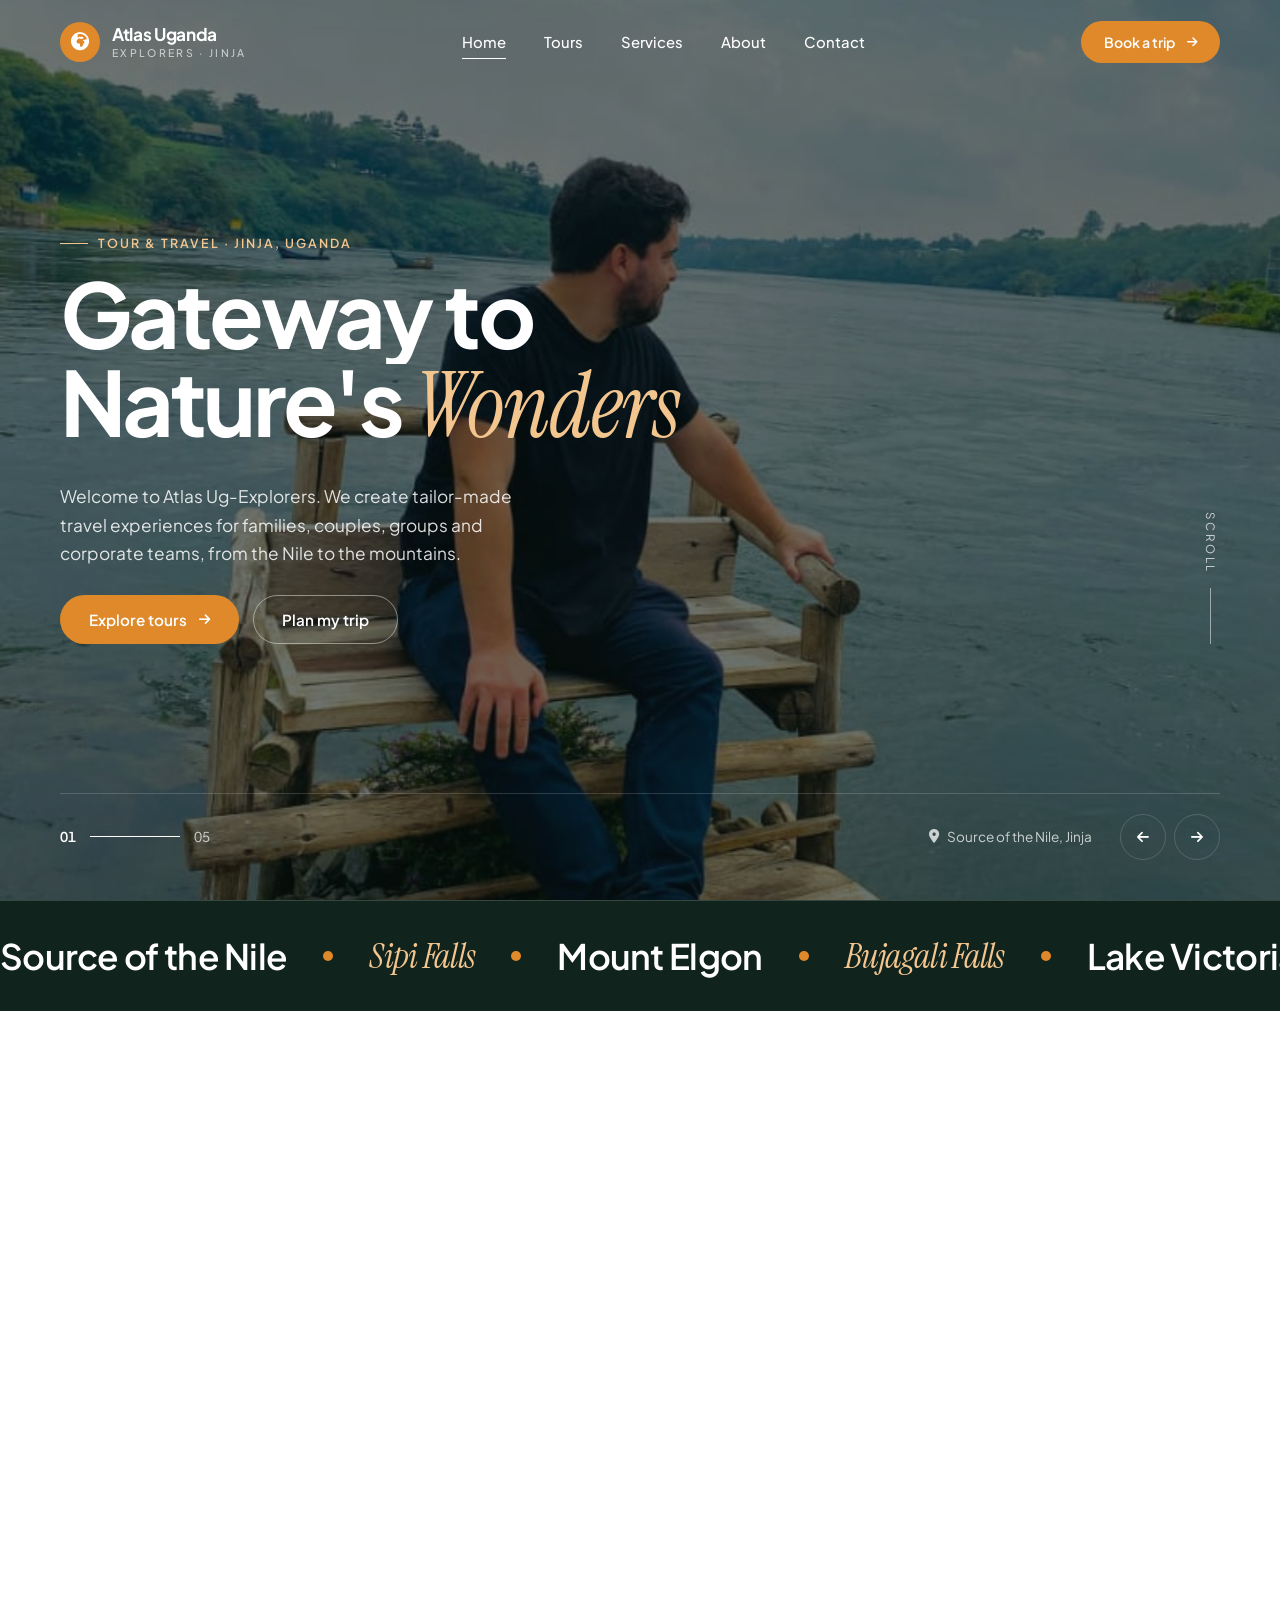
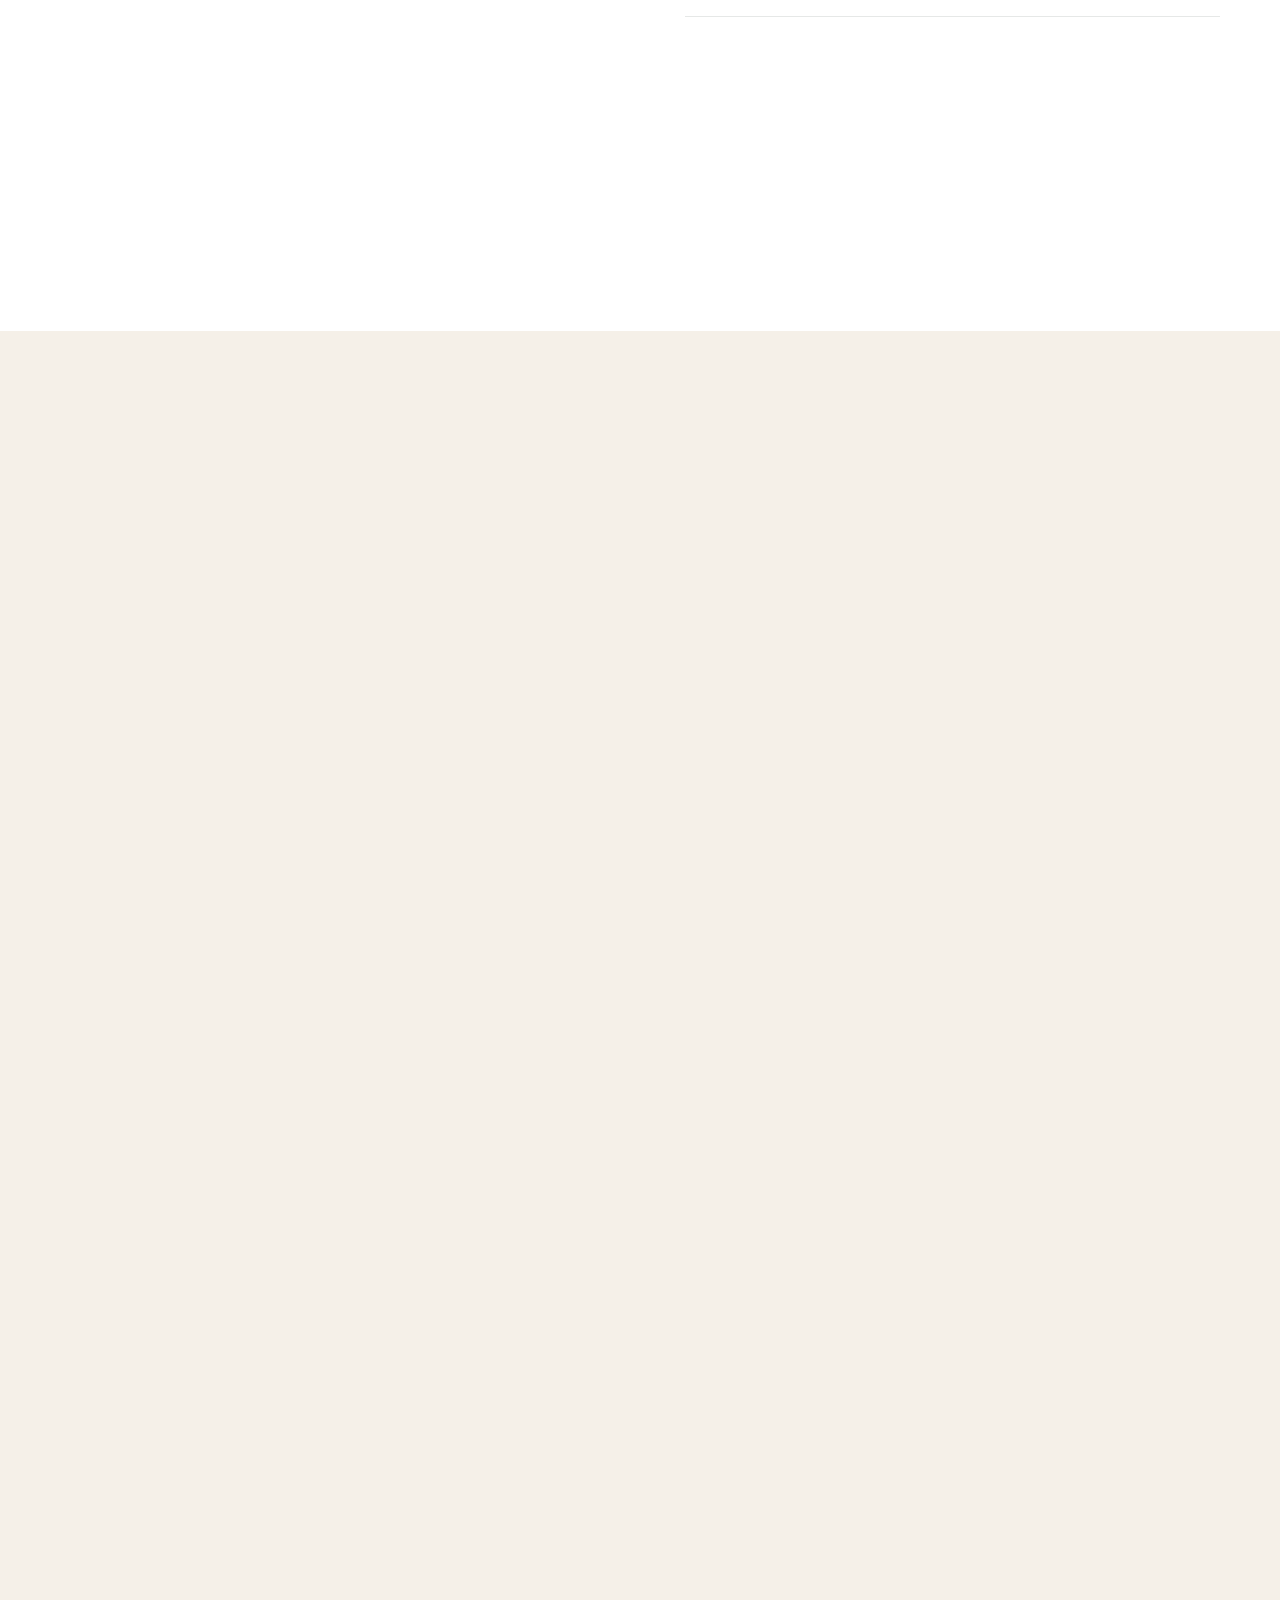
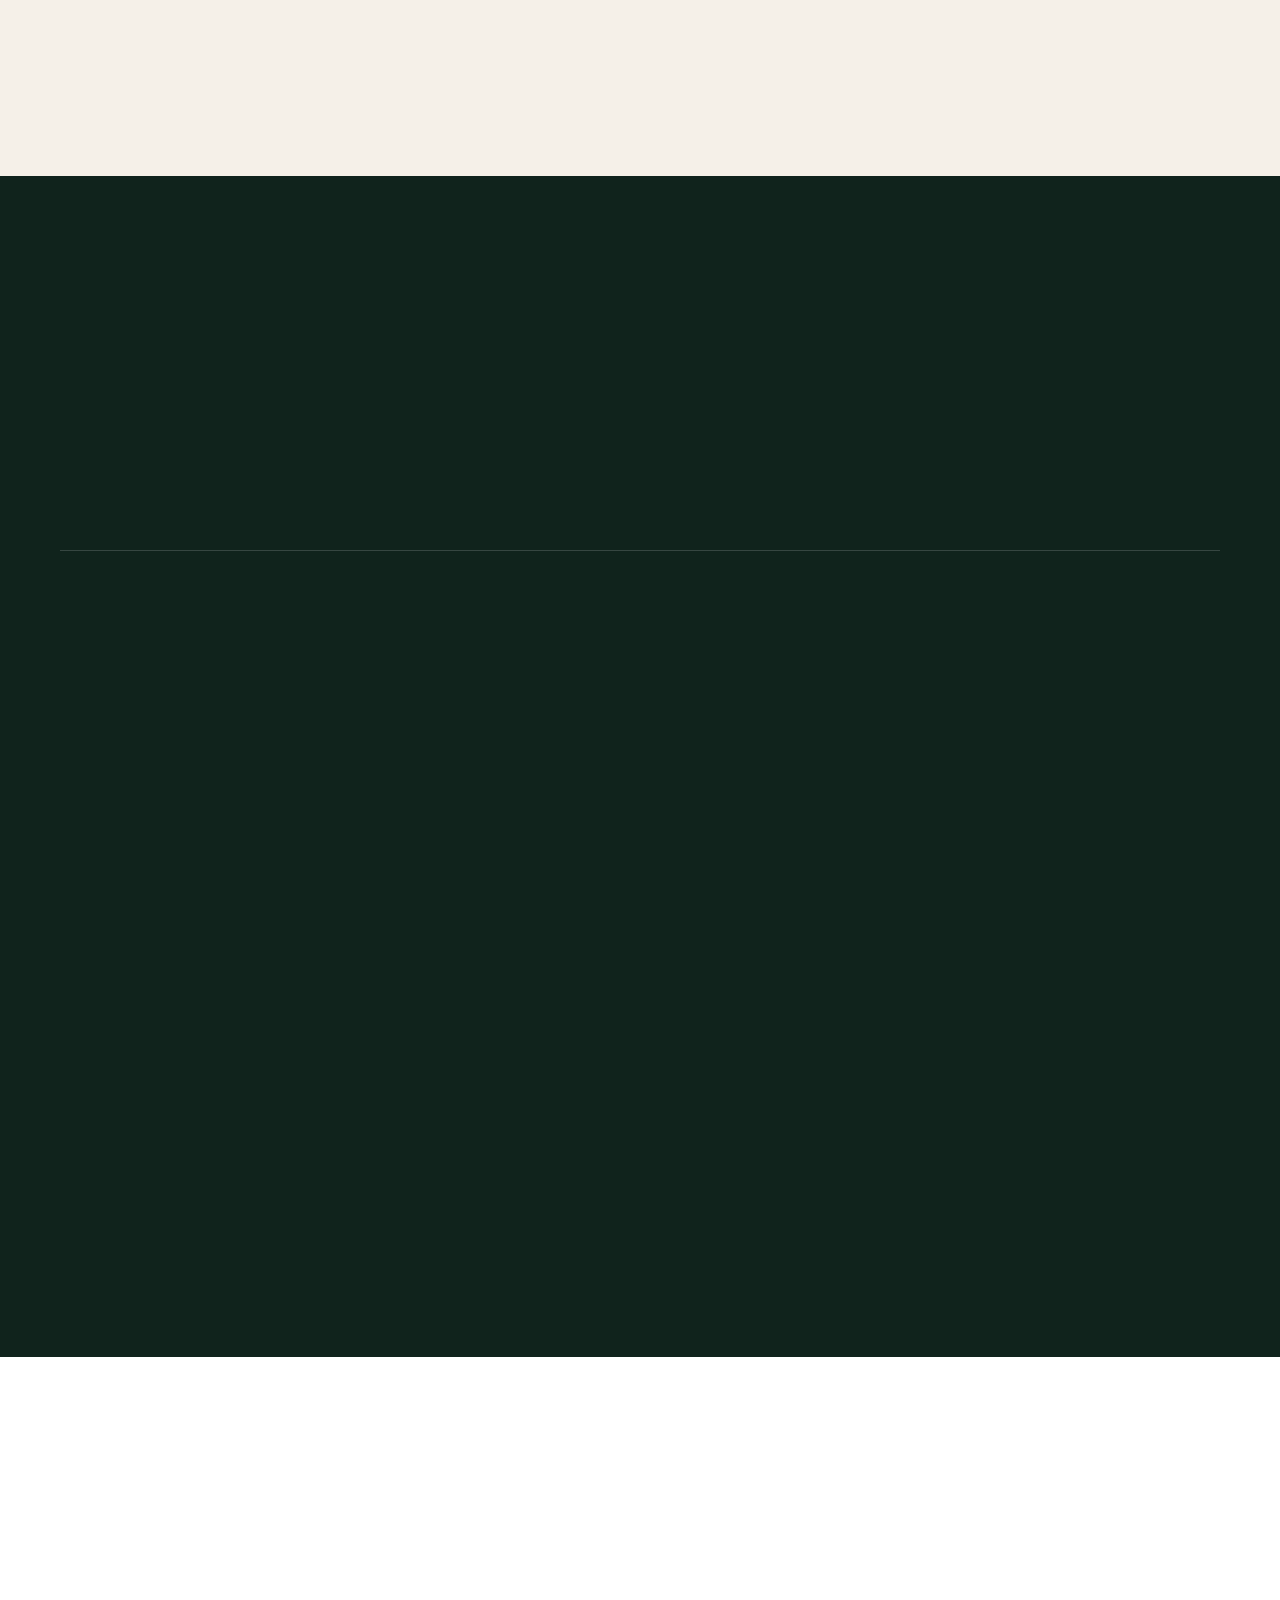
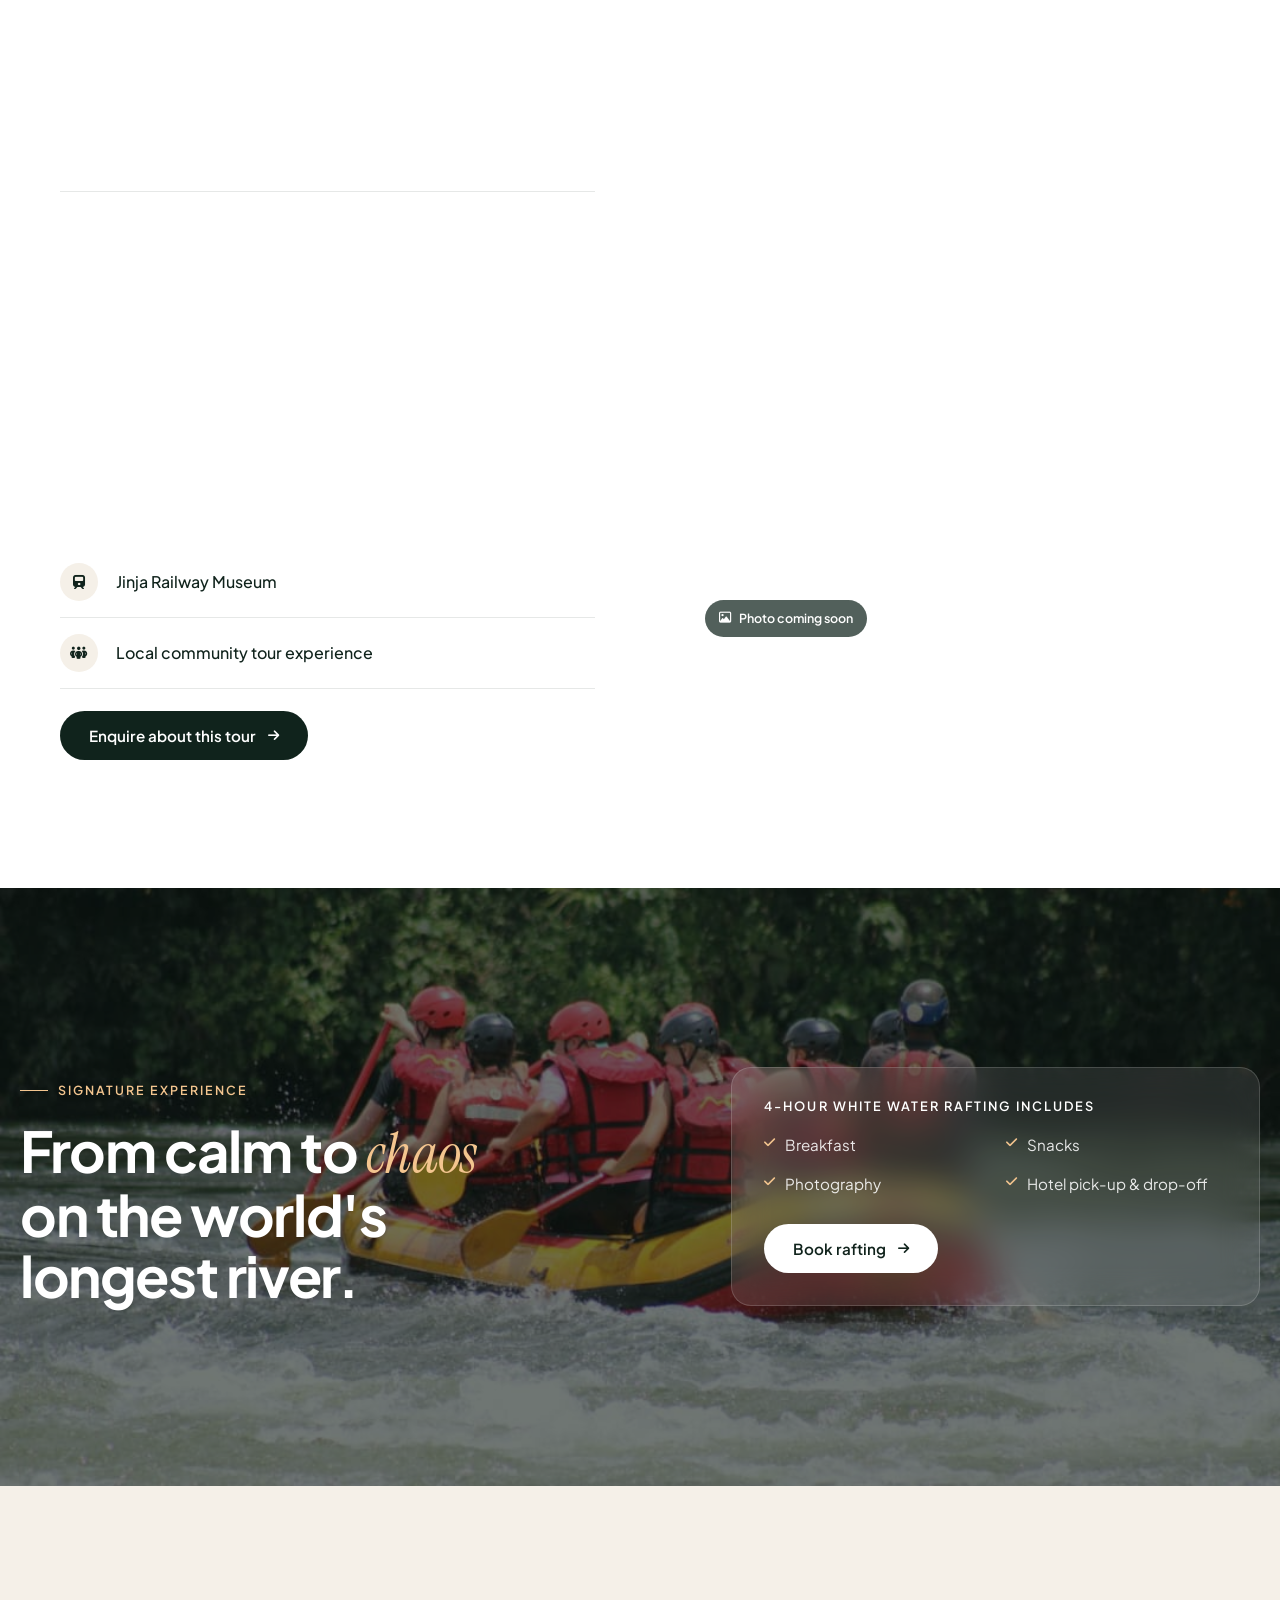
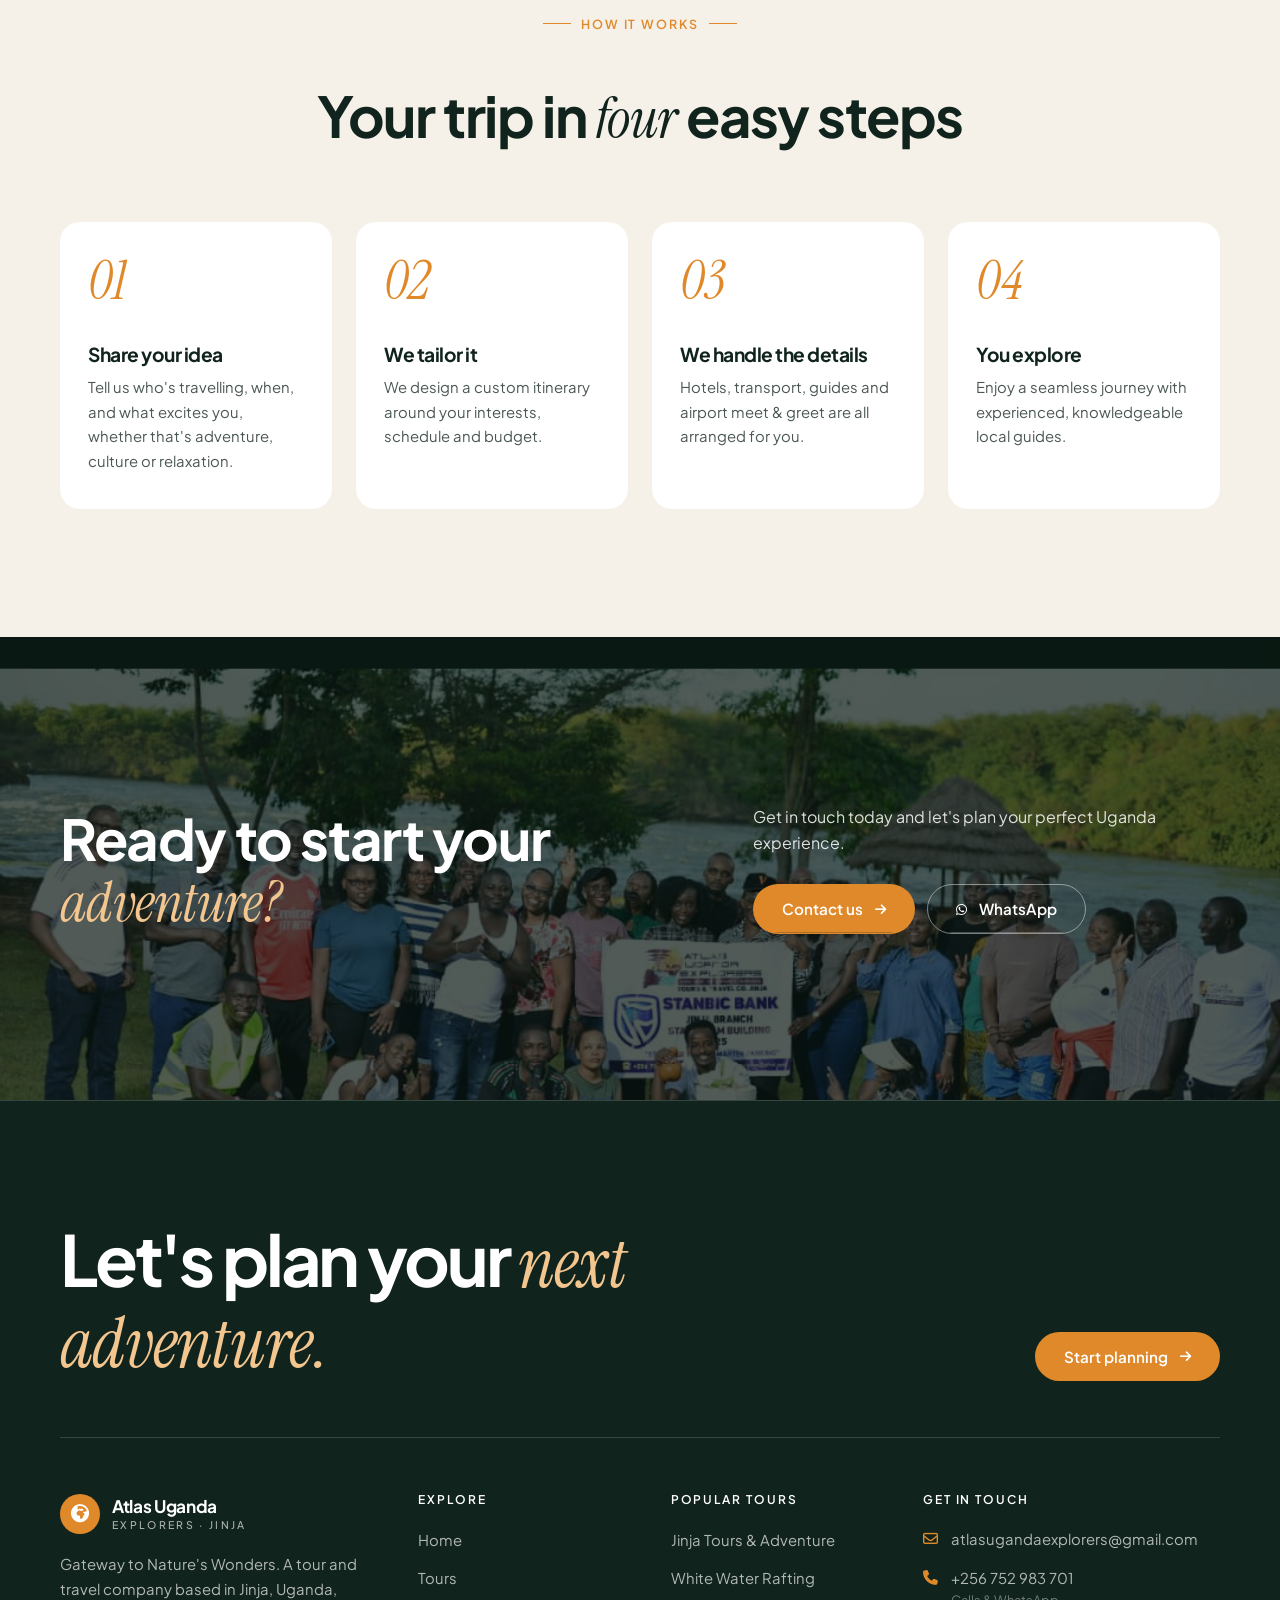
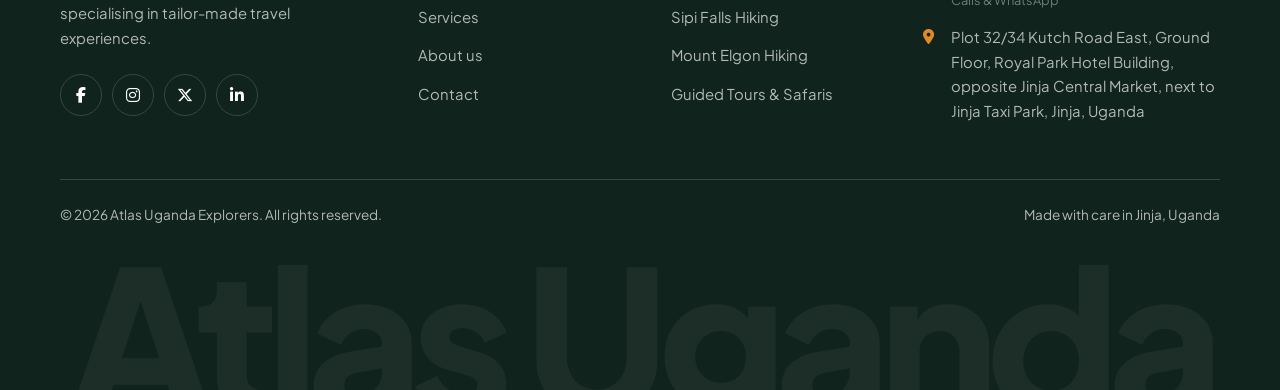
<file: index.html>
<!DOCTYPE html>
<html lang="en">
<head>
    <meta charset="UTF-8">
    <meta name="viewport" content="width=device-width, initial-scale=1.0, viewport-fit=cover">
    <meta name="description" content="Atlas Uganda Explorers – a tour and travel company based in Jinja, Uganda. Tailor-made tours, safaris, adventures and cultural experiences.">
    <meta name="theme-color" content="#10231c">
    <link rel="icon" type="image/svg+xml" href="favicon.svg">
    <title>Atlas Uganda Explorers - Gateway to Nature's Wonders</title>
    <link rel="preconnect" href="https://fonts.googleapis.com">
    <link rel="preconnect" href="https://fonts.gstatic.com" crossorigin>
    <link href="https://fonts.googleapis.com/css2?family=Instrument+Serif:ital@0;1&family=Plus+Jakarta+Sans:wght@400;500;600;700;800&display=swap" rel="stylesheet">
    <link rel="stylesheet" href="https://cdnjs.cloudflare.com/ajax/libs/font-awesome/6.5.1/css/all.min.css">
    <link rel="stylesheet" href="css/style.css">
    <noscript><style>.preloader { display: none; }</style></noscript>
    <script src="js/layout.js"></script>
</head>
<body>
    <div class="preloader" aria-hidden="true">
        <div class="preloader-inner">
            <div class="preloader-mark"><i class="fa-solid fa-earth-africa"></i></div>
            <div class="preloader-word"><span>Atlas Uganda <em>Explorers</em></span></div>
            <div class="preloader-sub">Gateway to Nature's Wonders</div>
            <div class="preloader-bar"><span></span></div>
            <div class="preloader-count">0%</div>
        </div>
    </div>

    <div id="header-placeholder"></div>

    <main>
        <!-- Hero -->
        <section class="hero" aria-label="Welcome">
            <div class="hero-slides">
                <div class="hero-slide is-active" data-label="Source of the Nile, Jinja"><img src="images/atsource.jpeg" alt="Traveller resting on a jetty at the Source of the Nile"></div>
                <div class="hero-slide" data-label="Sipi Falls, Mount Elgon"><img src="images/falls.jpeg" alt="Sipi Falls on the slopes of Mount Elgon"></div>
                <div class="hero-slide" data-label="Group adventures"><img src="images/group.jpeg" alt="A group of travellers on tour"></div>
                <div class="hero-slide" data-label="Boat cruise on the Nile"><img src="images/onboat.jpeg" alt="Travellers on a boat cruise"></div>
                <div class="hero-slide" data-label="Guided tours"><img src="images/tourandguide.jpeg" alt="Guest with a tour guide"></div>
            </div>

            <div class="container hero-inner">
                <div class="hero-main">
                    <span class="eyebrow hero-eyebrow" data-reveal="up">Tour &amp; Travel · Jinja, Uganda</span>
                    <h1 class="display" data-split>
                        <span class="line"><span>Gateway to</span></span>
                        <span class="line"><span>Nature's <span class="serif">Wonders</span></span></span>
                    </h1>
                    <div class="hero-row">
                        <div>
                            <p class="hero-copy" data-reveal="up" style="--d: 0.35s">Welcome to Atlas Ug-Explorers. We create tailor-made travel experiences for families, couples, groups and corporate teams, from the Nile to the mountains.</p>
                            <div class="hero-actions" data-reveal="up" style="--d: 0.5s">
                                <a href="tours.html" class="btn btn--primary">Explore tours <i class="fa-solid fa-arrow-right" aria-hidden="true"></i></a>
                                <a href="contact.html" class="btn btn--ghost">Plan my trip</a>
                            </div>
                        </div>
                        <span class="hero-scroll" data-reveal="fade" style="--d: 0.8s">Scroll</span>
                    </div>
                </div>
                <div class="hero-meta" data-reveal="fade" style="--d: 0.7s">
                    <div class="hero-counter"><strong data-slide-current>01</strong><div class="hero-progress"><span></span></div><span>05</span></div>
                    <div class="hero-caption"><i class="fa-solid fa-location-dot" aria-hidden="true"></i> <span data-slide-label>Source of the Nile, Jinja</span></div>
                    <div class="hero-nav">
                        <button type="button" data-slide-prev aria-label="Previous slide"><i class="fa-solid fa-arrow-left"></i></button>
                        <button type="button" data-slide-next aria-label="Next slide"><i class="fa-solid fa-arrow-right"></i></button>
                    </div>
                </div>
            </div>
        </section>

        <!-- Destinations marquee -->
        <div class="marquee" aria-hidden="true">
            <div class="marquee-track">
                <span class="marquee-item">Source of the Nile</span>
                <span class="marquee-item">Sipi Falls</span>
                <span class="marquee-item">Mount Elgon</span>
                <span class="marquee-item">Bujagali Falls</span>
                <span class="marquee-item">Lake Victoria</span>
                <span class="marquee-item">Mabira Forest</span>
                <span class="marquee-item">Itanda Falls</span>
                <span class="marquee-item">Kagulu Rock</span>
                <span class="marquee-item">Source of the Nile</span>
                <span class="marquee-item">Sipi Falls</span>
                <span class="marquee-item">Mount Elgon</span>
                <span class="marquee-item">Bujagali Falls</span>
                <span class="marquee-item">Lake Victoria</span>
                <span class="marquee-item">Mabira Forest</span>
                <span class="marquee-item">Itanda Falls</span>
                <span class="marquee-item">Kagulu Rock</span>
            </div>
        </div>

        <!-- Intro -->
        <section class="section section--paper">
            <div class="container split">
                <div class="split-media collage">
                    <div class="media-frame media-frame--tall" data-mask><img src="images/tourandguide.jpeg" alt="Atlas Uganda Explorers guide with a guest" loading="lazy"></div>
                    <div class="collage-small" data-reveal="scale" style="--d: 0.4s"><img src="images/couple.jpeg" alt="Couple on a trip in Uganda" loading="lazy"></div>
                    <div class="collage-badge" data-reveal="scale" style="--d: 0.6s">
                        <svg viewBox="0 0 128 128" aria-hidden="true"><defs><path id="badge-circle" d="M64,64 m-50,0 a50,50 0 1,1 100,0 a50,50 0 1,1 -100,0"/></defs><text><textPath href="#badge-circle">Tailor-made travel • Jinja, Uganda • </textPath></text></svg>
                        <i class="fa-solid fa-compass" aria-hidden="true"></i>
                    </div>
                </div>
                <div class="split-body">
                    <span class="eyebrow" data-reveal="up">Who we are</span>
                    <h2 class="h2" data-split>
                        <span class="line"><span>Journeys shaped</span></span>
                        <span class="line"><span>around <span class="serif">you</span></span></span>
                    </h2>
                    <p class="lead" data-reveal="up">Atlas Uganda Explorers is a full-service tour and travel company based in Jinja City, with nearly a decade of experience across Uganda and East Africa.</p>
                    <p data-reveal="up">Every itinerary is tailor-made for individuals, families, couples and corporate groups, so each journey is seamless, memorable and built around your interests.</p>
                    <div class="stats" data-stagger="0.12">
                        <div><div class="stat-value" data-count="10"><sup>~</sup>0</div><div class="stat-label">Years of experience</div></div>
                        <div><div class="stat-value" data-count="15">0<sup>+</sup></div><div class="stat-label">Jinja activities</div></div>
                        <div><div class="stat-value" data-count="100">0<sup>%</sup></div><div class="stat-label">Tailor-made</div></div>
                    </div>
                    <div data-reveal="up"><a href="about.html" class="link-arrow">More about us <i class="fa-solid fa-arrow-right" aria-hidden="true"></i></a></div>
                </div>
            </div>
        </section>

        <!-- Featured adventures -->
        <section class="section">
            <div class="container">
                <div class="section-head">
                    <div>
                        <span class="eyebrow" data-reveal="up">Featured adventures</span>
                        <h2 class="h2" data-split>
                            <span class="line"><span>Experiences worth</span></span>
                            <span class="line"><span>the <span class="serif">journey</span></span></span>
                        </h2>
                    </div>
                    <div data-reveal="up">
                        <p class="lead">Our most-loved tours, from white water on the Nile to waterfalls on Mount Elgon.</p>
                        <a href="tours.html" class="link-arrow" style="margin-top: 18px;">View all tours <i class="fa-solid fa-arrow-right" aria-hidden="true"></i></a>
                    </div>
                </div>
                <div class="exp-grid" data-stagger="0.1">
                    <a href="tours.html" class="exp-card exp-card--lg">
                        <img src="images/onboat.jpeg" alt="Boat adventure on the River Nile" loading="lazy">
                        <span class="exp-card-tag">Jinja City</span>
                        <div class="exp-card-body">
                            <div><h3>Jinja Tours &amp; Adventure</h3><p>The adventure capital of East Africa: rafting, bungee jumping, kayaking and boat cruises on the Nile.</p></div>
                            <span class="exp-card-arrow"><i class="fa-solid fa-arrow-right" aria-hidden="true"></i></span>
                        </div>
                    </a>
                    <a href="tours.html" class="exp-card">
                        <img src="images/falls2.jpeg" alt="Hiker at Sipi Falls" loading="lazy">
                        <span class="exp-card-tag">Mount Elgon</span>
                        <div class="exp-card-body">
                            <div><h3>Sipi Falls Hiking</h3><p>Three waterfalls, coffee tours, caves and the King's Viewpoint over the Karamoja plains.</p></div>
                            <span class="exp-card-arrow"><i class="fa-solid fa-arrow-right" aria-hidden="true"></i></span>
                        </div>
                    </a>
                    <a href="tours.html" class="exp-card">
                        <img src="images/whiteboat.jpeg" alt="White water rafting on the Nile" loading="lazy">
                        <span class="exp-card-tag">4 hours</span>
                        <div class="exp-card-body">
                            <div><h3>White Water Rafting</h3><p>From calm to chaos as we paddle towards the waterfalls of the world's longest river.</p></div>
                            <span class="exp-card-arrow"><i class="fa-solid fa-arrow-right" aria-hidden="true"></i></span>
                        </div>
                    </a>
                    <a href="tours.html" class="exp-card exp-card--lg">
                        <img src="images/falls.jpeg" alt="Waterfall on Mount Elgon" loading="lazy">
                        <span class="exp-card-tag">Hiking</span>
                        <div class="exp-card-body">
                            <div><h3>Mount Elgon Hiking &amp; Adventure</h3><p>Expert-guided summit hikes with diverse wildlife, unique flora and spectacular views.</p></div>
                            <span class="exp-card-arrow"><i class="fa-solid fa-arrow-right" aria-hidden="true"></i></span>
                        </div>
                    </a>
                </div>
                <div class="rail-hint"><span>Swipe to explore</span><i class="fa-solid fa-arrow-right-long" aria-hidden="true"></i></div>
            </div>
        </section>

        <!-- Services -->
        <section class="section section--dark">
            <div class="container">
                <div class="section-head">
                    <div>
                        <span class="eyebrow" data-reveal="up">What we do</span>
                        <h2 class="h2" data-split>
                            <span class="line"><span>Travel, handled</span></span>
                            <span class="line"><span><span class="serif">end to end</span></span></span>
                        </h2>
                    </div>
                    <p class="lead" data-reveal="up">From your first enquiry to the airport goodbye, we take care of the details so you can enjoy the journey.</p>
                </div>
                <div class="svc-list" data-stagger="0.08">
                    <a href="services.html" class="svc-row" data-preview="images/group.jpeg">
                        <span class="svc-row-num">01</span>
                        <h3>Family &amp; Group Tours</h3>
                        <p>Tailor-made itineraries that suit everyone's interests, for groups of every size.</p>
                        <span class="svc-row-arrow"><i class="fa-solid fa-arrow-right" aria-hidden="true"></i></span>
                    </a>
                    <a href="services.html" class="svc-row" data-preview="images/couple.jpeg">
                        <span class="svc-row-num">02</span>
                        <h3>Honeymoon &amp; Couple Trips</h3>
                        <p>Romantic getaways and intimate experiences for special moments.</p>
                        <span class="svc-row-arrow"><i class="fa-solid fa-arrow-right" aria-hidden="true"></i></span>
                    </a>
                    <a href="services.html" class="svc-row" data-preview="images/tourandguide.jpeg">
                        <span class="svc-row-num">03</span>
                        <h3>Guided Tours &amp; Safaris</h3>
                        <p>Certified guides leading you to Uganda's most spectacular destinations.</p>
                        <span class="svc-row-arrow"><i class="fa-solid fa-arrow-right" aria-hidden="true"></i></span>
                    </a>
                    <a href="services.html" class="svc-row" data-preview="images/image1.jpeg">
                        <span class="svc-row-num">04</span>
                        <h3>Hotel Booking &amp; Reservations</h3>
                        <p>From luxury to budget, we find the right place to stay.</p>
                        <span class="svc-row-arrow"><i class="fa-solid fa-arrow-right" aria-hidden="true"></i></span>
                    </a>
                    <a href="services.html" class="svc-row" data-preview="images/whitegroup.jpeg">
                        <span class="svc-row-num">05</span>
                        <h3>Corporate Team Building</h3>
                        <p>Team building, retreats and events in Uganda's natural settings.</p>
                        <span class="svc-row-arrow"><i class="fa-solid fa-arrow-right" aria-hidden="true"></i></span>
                    </a>
                    <a href="services.html" class="svc-row" data-preview="images/whiteboat.jpeg">
                        <span class="svc-row-num">06</span>
                        <h3>Airport Meet &amp; Greet</h3>
                        <p>A seamless, stress-free arrival to start your journey the right way.</p>
                        <span class="svc-row-arrow"><i class="fa-solid fa-arrow-right" aria-hidden="true"></i></span>
                    </a>
                </div>
            </div>
        </section>

        <!-- Heritage tour -->
        <section class="section section--paper">
            <div class="container split split--reverse">
                <div class="split-media">
                    <div class="media-frame media-frame--tall" data-mask>
                        <img src="images/tourandguide.jpeg" alt="Jinja Cultural Heritage Tour – Busoga Kingdom and local experiences" loading="lazy">
                    </div>
                    <span class="chip media-chip"><i class="fa-regular fa-image" aria-hidden="true"></i> Photo coming soon</span>
                </div>
                <div class="split-body">
                    <span class="eyebrow" data-reveal="up">Culture &amp; heritage</span>
                    <h2 class="h2" data-split>
                        <span class="line"><span>Jinja Cultural</span></span>
                        <span class="line"><span><span class="serif">Heritage</span> Tour</span></span>
                    </h2>
                    <p class="lead" data-reveal="up">Meet the Busoga Kingdom, its people and its stories on a day of palaces, markets, forests and sacred sites.</p>
                    <ul class="feature-list" data-stagger="0.07">
                        <li><i class="fa-solid fa-landmark" aria-hidden="true"></i> Busoga Royal Kingdom's Palace</li>
                        <li><i class="fa-solid fa-store" aria-hidden="true"></i> Jinja local market &amp; craft shops</li>
                        <li><i class="fa-solid fa-building-columns" aria-hidden="true"></i> Cultural research centre &amp; museum</li>
                        <li><i class="fa-solid fa-tree" aria-hidden="true"></i> Mabira Forest community walk</li>
                        <li><i class="fa-solid fa-mountain-sun" aria-hidden="true"></i> Sacred Kagulu Rock of Busoga Kingdom</li>
                        <li><i class="fa-solid fa-train" aria-hidden="true"></i> Jinja Railway Museum</li>
                        <li><i class="fa-solid fa-people-group" aria-hidden="true"></i> Local community tour experience</li>
                    </ul>
                    <div data-reveal="up"><a href="contact.html" class="btn btn--dark">Enquire about this tour <i class="fa-solid fa-arrow-right" aria-hidden="true"></i></a></div>
                </div>
            </div>
        </section>

        <!-- Rafting banner -->
        <section class="banner">
            <div class="banner-media" data-parallax="0.18"><img src="images/whiteboat.jpeg" alt="" loading="lazy"></div>
            <div class="container banner-inner">
                <div class="banner-grid">
                    <div>
                        <span class="eyebrow" style="color:#f3c58f" data-reveal="up">Signature experience</span>
                        <h2 class="h2" data-split>
                            <span class="line"><span>From calm to <span class="serif">chaos</span></span></span>
                            <span class="line"><span>on the world's</span></span>
                            <span class="line"><span>longest river.</span></span>
                        </h2>
                    </div>
                    <div class="banner-card" data-reveal="up" style="--d: 0.2s">
                        <h3>4-hour white water rafting includes</h3>
                        <ul>
                            <li><i class="fa-solid fa-check" aria-hidden="true"></i> Breakfast</li>
                            <li><i class="fa-solid fa-check" aria-hidden="true"></i> Snacks</li>
                            <li><i class="fa-solid fa-check" aria-hidden="true"></i> Photography</li>
                            <li><i class="fa-solid fa-check" aria-hidden="true"></i> Hotel pick-up &amp; drop-off</li>
                        </ul>
                        <a href="contact.html" class="btn btn--light">Book rafting <i class="fa-solid fa-arrow-right" aria-hidden="true"></i></a>
                    </div>
                </div>
            </div>
        </section>

        <!-- How it works -->
        <section class="section">
            <div class="container">
                <div class="section-head section-head--center">
                    <span class="eyebrow" data-reveal="up">How it works</span>
                    <h2 class="h2" data-split>
                        <span class="line"><span>Your trip in <span class="serif">four</span> easy steps</span></span>
                    </h2>
                </div>
                <div class="steps" data-stagger="0.1">
                    <div class="step"><div class="step-num">01</div><h3>Share your idea</h3><p>Tell us who's travelling, when, and what excites you, whether that's adventure, culture or relaxation.</p></div>
                    <div class="step"><div class="step-num">02</div><h3>We tailor it</h3><p>We design a custom itinerary around your interests, schedule and budget.</p></div>
                    <div class="step"><div class="step-num">03</div><h3>We handle the details</h3><p>Hotels, transport, guides and airport meet &amp; greet are all arranged for you.</p></div>
                    <div class="step"><div class="step-num">04</div><h3>You explore</h3><p>Enjoy a seamless journey with experienced, knowledgeable local guides.</p></div>
                </div>
            </div>
        </section>

        <!-- CTA -->
        <section class="cta">
            <div class="cta-media" data-parallax="0.15"><img src="images/group.jpeg" alt="" loading="lazy"></div>
            <div class="container cta-inner">
                <h2 class="h2" data-reveal="up">Ready to start your <span class="serif">adventure?</span></h2>
                <div data-reveal="up" style="--d: 0.15s">
                    <p>Get in touch today and let's plan your perfect Uganda experience.</p>
                    <div class="cta-actions">
                        <a href="contact.html" class="btn btn--primary">Contact us <i class="fa-solid fa-arrow-right" aria-hidden="true"></i></a>
                        <a href="https://wa.me/256752983701" target="_blank" rel="noopener" class="btn btn--ghost"><i class="fa-brands fa-whatsapp" aria-hidden="true"></i> WhatsApp</a>
                    </div>
                </div>
            </div>
        </section>
    </main>

    <div id="footer-placeholder"></div>
</body>
</html>
</file>
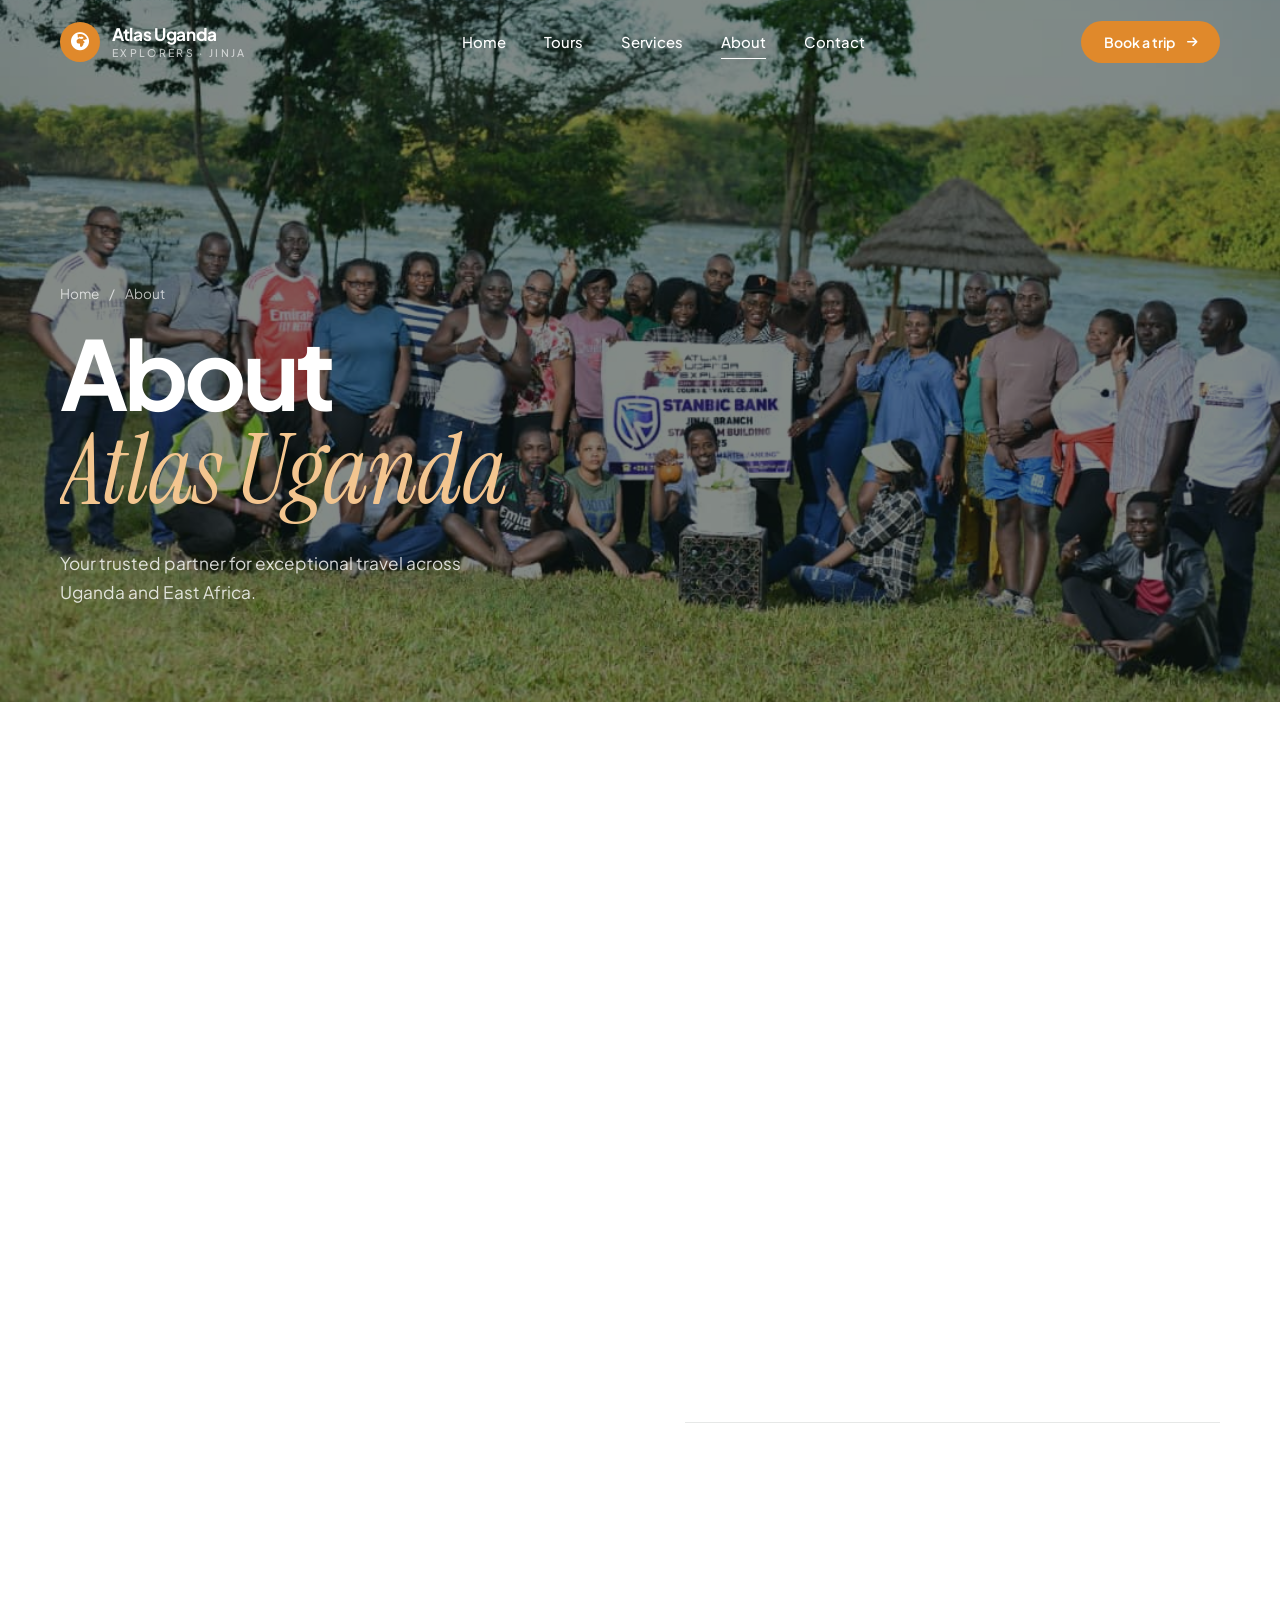
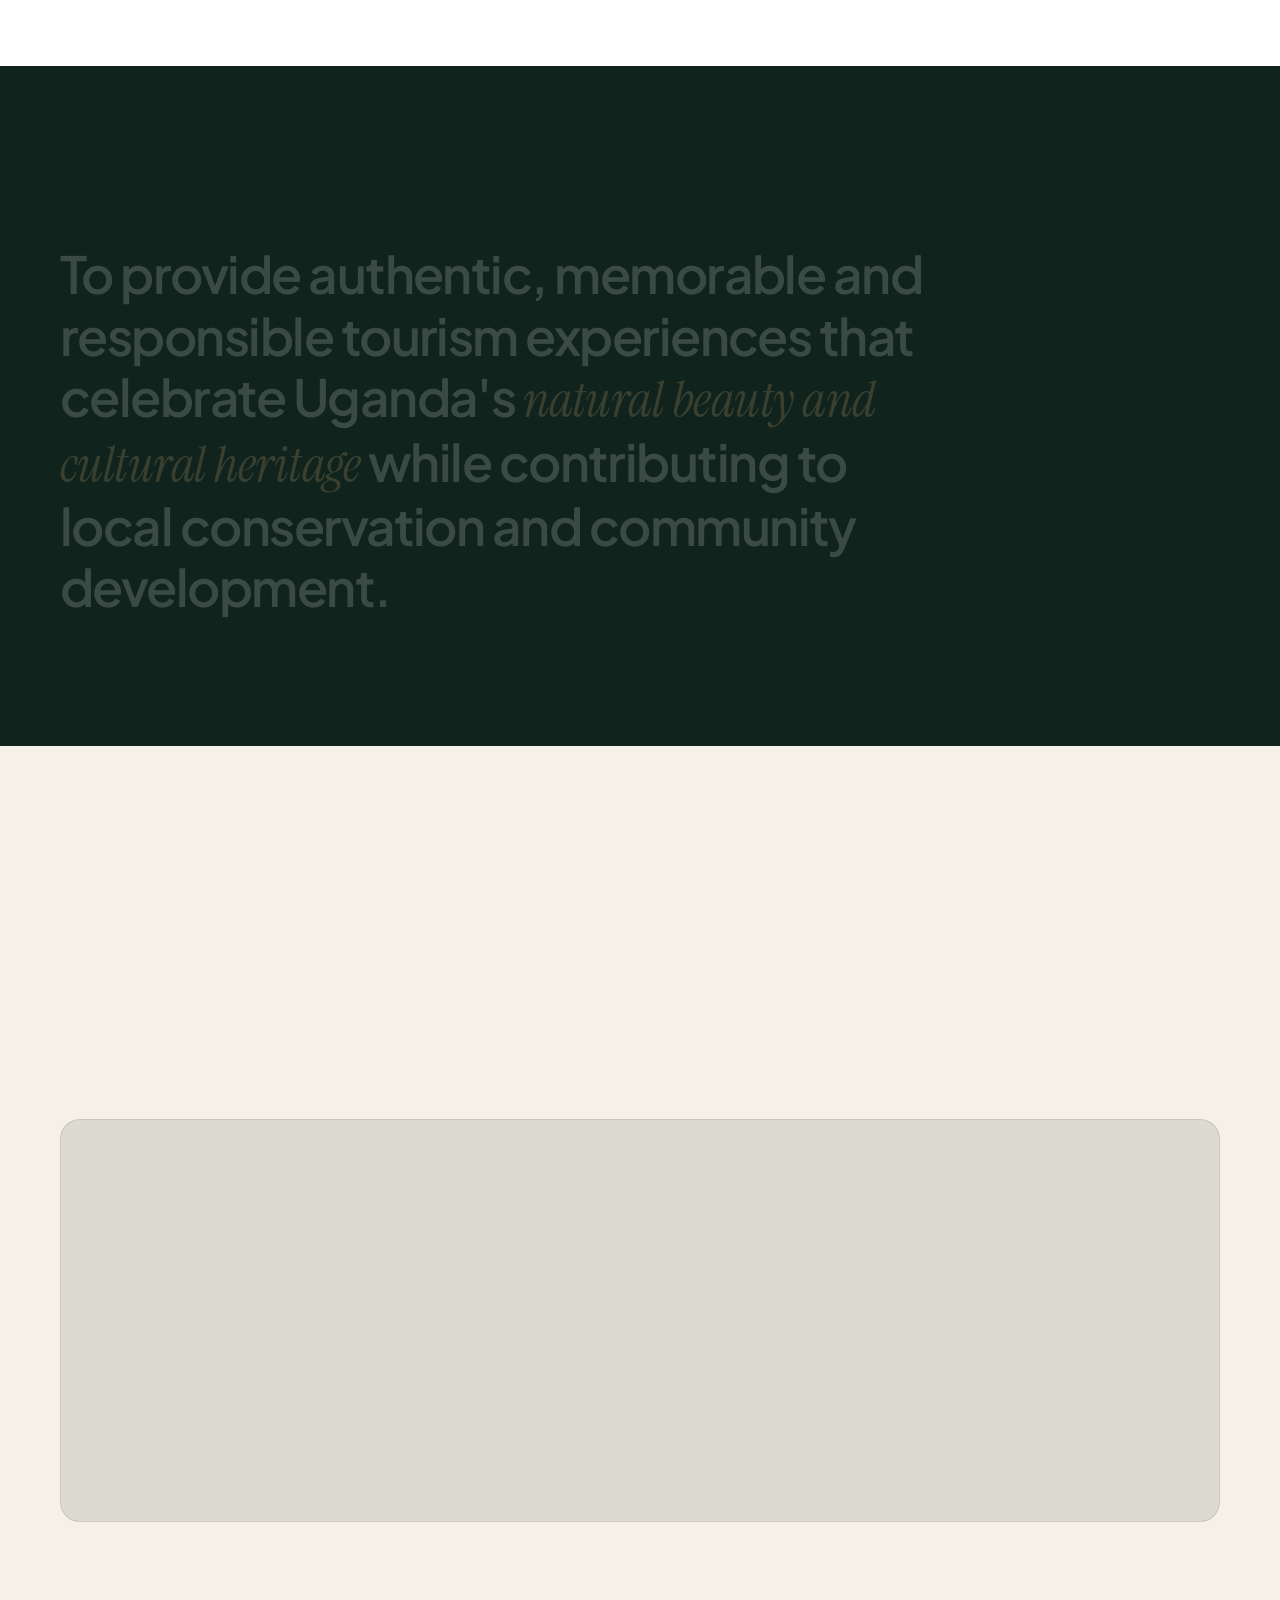
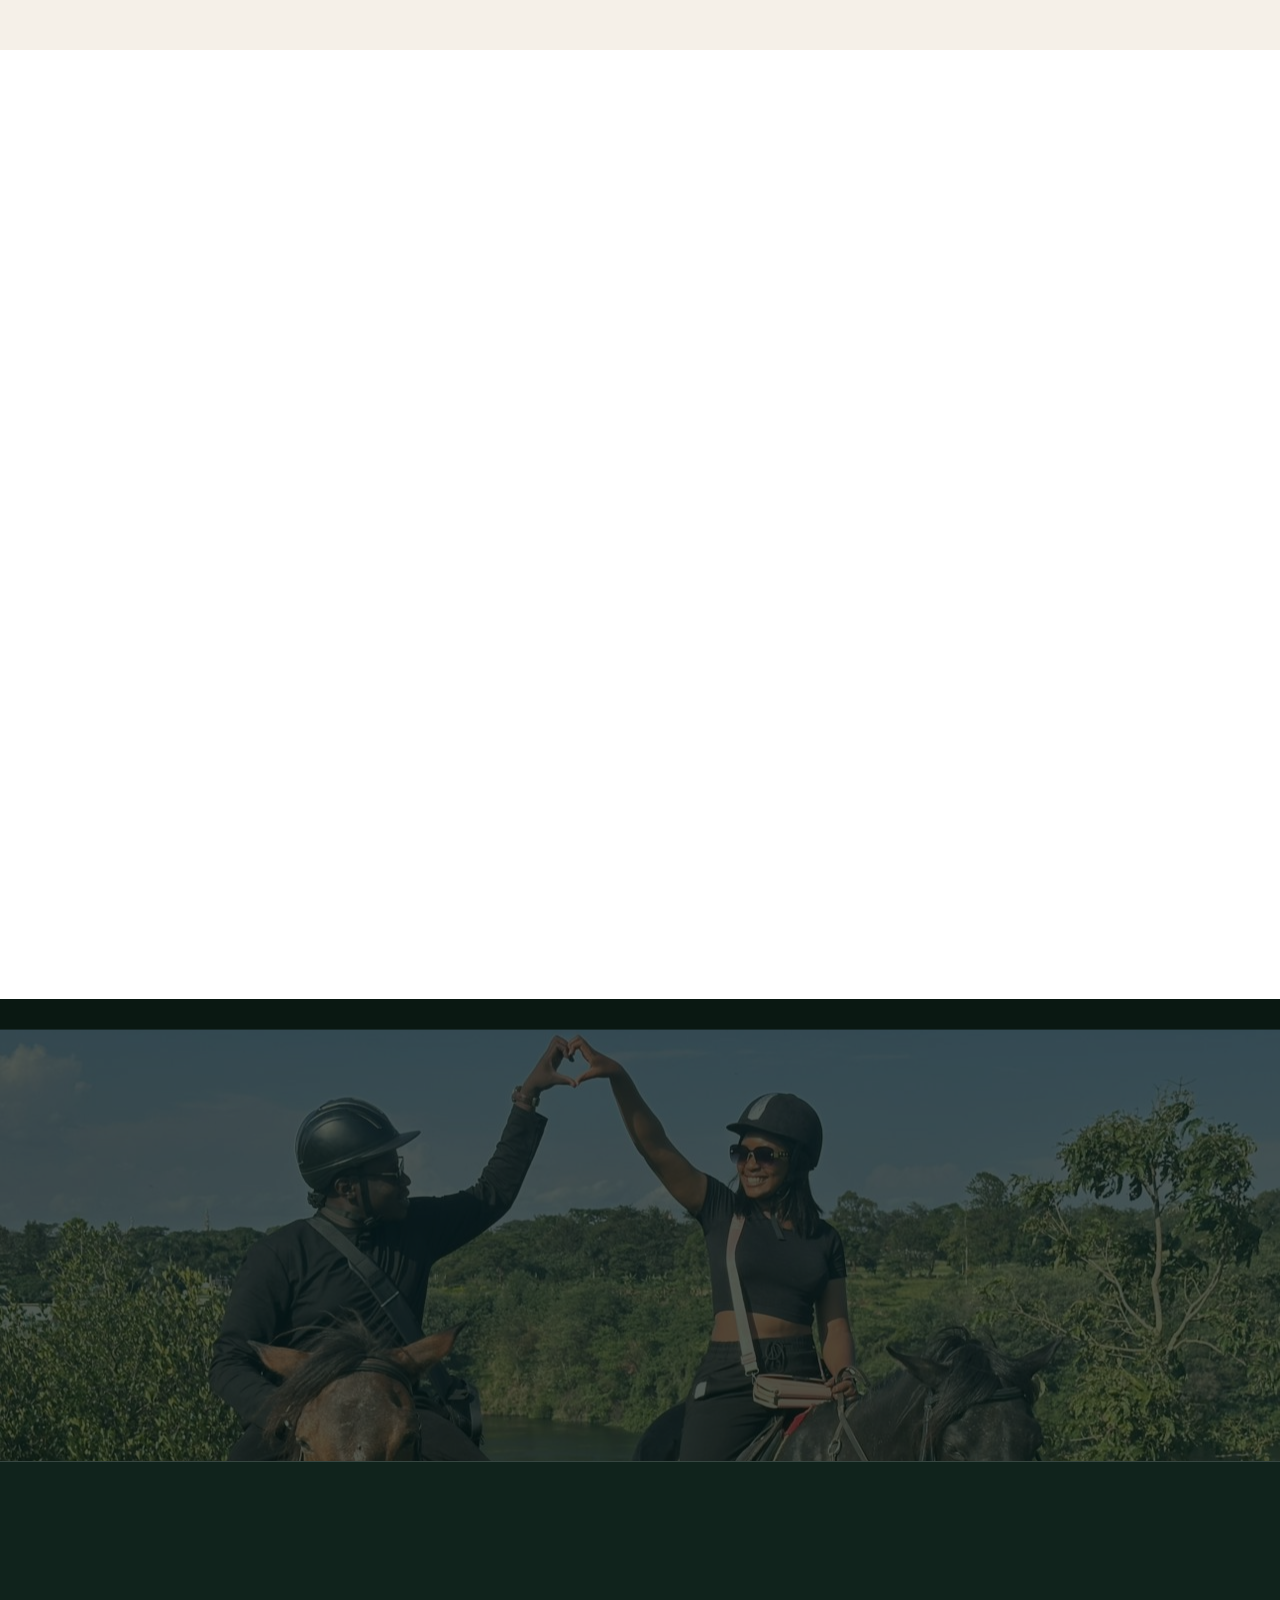
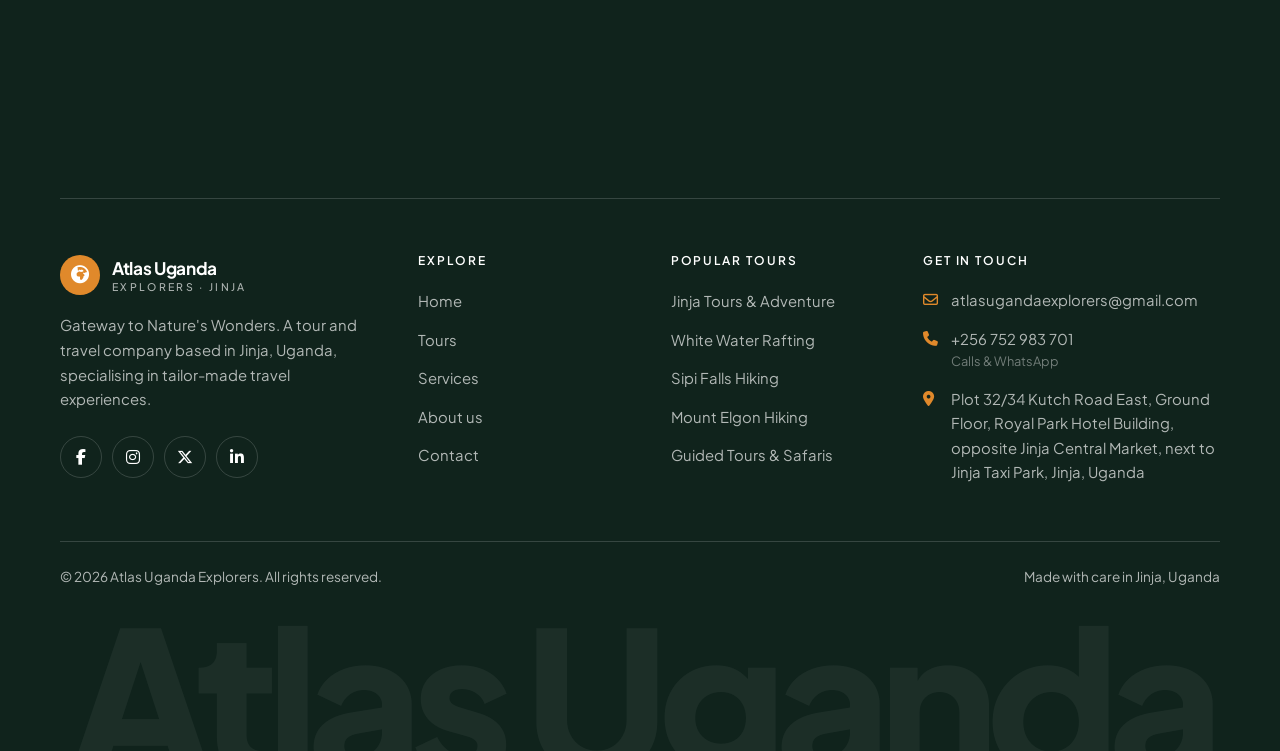
<file: about.html>
<!DOCTYPE html>
<html lang="en">
<head>
    <meta charset="UTF-8">
    <meta name="viewport" content="width=device-width, initial-scale=1.0, viewport-fit=cover">
    <meta name="description" content="About Atlas Uganda Explorers – a full-service tour and travel company in Jinja City with nearly a decade of experience across Uganda and East Africa.">
    <meta name="theme-color" content="#10231c">
    <link rel="icon" type="image/svg+xml" href="favicon.svg">
    <title>About Us - Atlas Uganda Explorers</title>
    <link rel="preconnect" href="https://fonts.googleapis.com">
    <link rel="preconnect" href="https://fonts.gstatic.com" crossorigin>
    <link href="https://fonts.googleapis.com/css2?family=Instrument+Serif:ital@0;1&family=Plus+Jakarta+Sans:wght@400;500;600;700;800&display=swap" rel="stylesheet">
    <link rel="stylesheet" href="https://cdnjs.cloudflare.com/ajax/libs/font-awesome/6.5.1/css/all.min.css">
    <link rel="stylesheet" href="css/style.css">
    <noscript><style>.preloader { display: none; }</style></noscript>
    <script src="js/layout.js"></script>
</head>
<body>
    <div class="preloader" aria-hidden="true">
        <div class="preloader-inner">
            <div class="preloader-mark"><i class="fa-solid fa-earth-africa"></i></div>
            <div class="preloader-word"><span>Atlas Uganda <em>Explorers</em></span></div>
            <div class="preloader-sub">Gateway to Nature's Wonders</div>
            <div class="preloader-bar"><span></span></div>
            <div class="preloader-count">0%</div>
        </div>
    </div>

    <div id="header-placeholder"></div>

    <main>
        <section class="page-hero">
            <div class="page-hero-media" data-parallax="0.2"><img src="images/group.jpeg" alt=""></div>
            <div class="container page-hero-content">
                <nav class="breadcrumb" aria-label="Breadcrumb" data-reveal="up"><a href="index.html">Home</a><span>/</span><span>About</span></nav>
                <h1 data-split style="margin-top: 20px;">
                    <span class="line"><span>About</span></span>
                    <span class="line"><span><span class="serif">Atlas Uganda</span></span></span>
                </h1>
                <div class="page-hero-foot">
                    <p data-reveal="up" style="--d: 0.3s">Your trusted partner for exceptional travel across Uganda and East Africa.</p>
                </div>
            </div>
        </section>

        <section class="section section--paper">
            <div class="container split">
                <div class="split-media collage">
                    <div class="media-frame media-frame--tall" data-mask><img src="images/tourandguide.jpeg" alt="Atlas Uganda Explorers – Tour and Travel in Jinja, Uganda" loading="lazy"></div>
                    <div class="collage-small" data-reveal="scale" style="--d: 0.4s"><img src="images/atsource.jpeg" alt="Source of the Nile" loading="lazy"></div>
                    <div class="collage-badge" data-reveal="scale" style="--d: 0.6s">
                        <svg viewBox="0 0 128 128" aria-hidden="true"><defs><path id="badge-circle" d="M64,64 m-50,0 a50,50 0 1,1 100,0 a50,50 0 1,1 -100,0"/></defs><text><textPath href="#badge-circle">Tailor-made travel • Jinja, Uganda • </textPath></text></svg>
                        <i class="fa-solid fa-compass" aria-hidden="true"></i>
                    </div>
                </div>
                <div class="split-body">
                    <span class="eyebrow" data-reveal="up">Who we are</span>
                    <h2 class="h2" data-split>
                        <span class="line"><span>A decade of</span></span>
                        <span class="line"><span><span class="serif">unforgettable</span> journeys</span></span>
                    </h2>
                    <p class="lead" data-reveal="up">Atlas Uganda Explorers is a trusted full-service tour and travel company based in Jinja City, Uganda, with nearly a decade of experience delivering exceptional travel experiences across Uganda and the East African region.</p>
                    <p data-reveal="up">Established with a passion for showcasing Uganda's rich cultural heritage, natural beauty and vibrant communities, we have grown into a reputable brand recognised by both local and international travellers.</p>
                    <p data-reveal="up">We specialise in tailor-made travel for individuals, families, couples, corporate groups and organisations, so every journey is seamless, memorable and uniquely curated to your needs.</p>
                    <div class="stats" data-stagger="0.12">
                        <div><div class="stat-value">Jinja</div><div class="stat-label">Based in Uganda</div></div>
                        <div><div class="stat-value" data-count="10"><sup>~</sup>0</div><div class="stat-label">Years of experience</div></div>
                        <div><div class="stat-value" data-count="100">0<sup>%</sup></div><div class="stat-label">Tailor-made</div></div>
                    </div>
                </div>
            </div>
        </section>

        <section class="section section--dark">
            <div class="container">
                <span class="eyebrow" data-reveal="up">Our mission</span>
                <p class="statement" data-words>To provide authentic, memorable and responsible tourism experiences that celebrate Uganda's <span class="serif">natural beauty and cultural heritage</span> while contributing to local conservation and community development.</p>
            </div>
        </section>

        <section class="section">
            <div class="container">
                <div class="section-head">
                    <div>
                        <span class="eyebrow" data-reveal="up">Our core services</span>
                        <h2 class="h2" data-split>
                            <span class="line"><span>Crafted around</span></span>
                            <span class="line"><span>your <span class="serif">interests</span></span></span>
                        </h2>
                    </div>
                    <div data-reveal="up">
                        <p class="lead">We craft unforgettable journeys tailored to you.</p>
                        <a href="services.html" class="link-arrow" style="margin-top: 18px;">Explore services <i class="fa-solid fa-arrow-right" aria-hidden="true"></i></a>
                    </div>
                </div>
                <div class="mini-grid" data-stagger="0.06">
                    <div class="mini-item"><span class="svc-card-icon"><i class="fa-solid fa-route" aria-hidden="true"></i></span><div><h3>Customised Tours &amp; Safaris</h3><p>Customised tours and safaris across Uganda and East Africa</p></div></div>
                    <div class="mini-item"><span class="svc-card-icon"><i class="fa-solid fa-users" aria-hidden="true"></i></span><div><h3>Group Tours &amp; Hosting</h3><p>Students, faith-based and corporate groups</p></div></div>
                    <div class="mini-item"><span class="svc-card-icon"><i class="fa-solid fa-people-group" aria-hidden="true"></i></span><div><h3>Family Tours</h3><p>Family tours and multi-generational travel experiences</p></div></div>
                    <div class="mini-item"><span class="svc-card-icon"><i class="fa-solid fa-heart" aria-hidden="true"></i></span><div><h3>Honeymoon &amp; Getaways</h3><p>Romantic getaways for couples seeking unforgettable moments</p></div></div>
                    <div class="mini-item"><span class="svc-card-icon"><i class="fa-solid fa-list-check" aria-hidden="true"></i></span><div><h3>Custom Itineraries</h3><p>Planning for solo travellers, small groups and special interests</p></div></div>
                    <div class="mini-item"><span class="svc-card-icon"><i class="fa-solid fa-compass" aria-hidden="true"></i></span><div><h3>Guided Tours</h3><p>Experienced, knowledgeable and certified tour guides</p></div></div>
                    <div class="mini-item"><span class="svc-card-icon"><i class="fa-solid fa-hotel" aria-hidden="true"></i></span><div><h3>Hotel &amp; Reservations</h3><p>Luxury to budget accommodation in Jinja City</p></div></div>
                    <div class="mini-item"><span class="svc-card-icon"><i class="fa-solid fa-briefcase" aria-hidden="true"></i></span><div><h3>Corporate &amp; Events</h3><p>Team building, events hosting and logistics management</p></div></div>
                    <div class="mini-item"><span class="svc-card-icon"><i class="fa-solid fa-plane-arrival" aria-hidden="true"></i></span><div><h3>Airport Meet &amp; Greet</h3><p>Meet and greet assistance on arrival</p></div></div>
                </div>
            </div>
        </section>

        <section class="section section--paper">
            <div class="container">
                <div class="section-head section-head--center">
                    <span class="eyebrow" data-reveal="up">Our values</span>
                    <h2 class="h2" data-split>
                        <span class="line"><span>What we <span class="serif">stand for</span></span></span>
                    </h2>
                </div>
                <div class="value-grid" data-stagger="0.12">
                    <article class="value-card">
                        <div class="value-card-media"><img src="images/group.jpeg" alt="Travellers on a group tour" loading="lazy"></div>
                        <div class="value-card-body"><span class="svc-card-icon"><i class="fa-solid fa-heart" aria-hidden="true"></i></span><h3>Authentic Experiences</h3><p>Genuine experiences that connect you with the real Uganda: its people, culture and natural beauty.</p></div>
                    </article>
                    <article class="value-card">
                        <div class="value-card-media"><img src="images/falls2.jpeg" alt="Nature at Sipi Falls" loading="lazy"></div>
                        <div class="value-card-body"><span class="svc-card-icon"><i class="fa-solid fa-leaf" aria-hidden="true"></i></span><h3>Responsible Tourism</h3><p>Sustainable practices that protect the environment and support local communities for future generations.</p></div>
                    </article>
                    <article class="value-card">
                        <div class="value-card-media"><img src="images/onboat.jpeg" alt="Adventure on the Nile" loading="lazy"></div>
                        <div class="value-card-body"><span class="svc-card-icon"><i class="fa-solid fa-award" aria-hidden="true"></i></span><h3>Excellence</h3><p>Excellence in every detail: smooth, enjoyable journeys that exceed your expectations.</p></div>
                    </article>
                </div>
            </div>
        </section>

        <section class="cta">
            <div class="cta-media" data-parallax="0.15"><img src="images/couple.jpeg" alt="" loading="lazy"></div>
            <div class="container cta-inner">
                <h2 class="h2" data-reveal="up">Ready to explore <span class="serif">with us?</span></h2>
                <div data-reveal="up" style="--d: 0.15s">
                    <p>Let us create a customised travel experience that matches your dreams.</p>
                    <div class="cta-actions">
                        <a href="contact.html" class="btn btn--primary">Get in touch <i class="fa-solid fa-arrow-right" aria-hidden="true"></i></a>
                        <a href="tours.html" class="btn btn--ghost">Browse tours</a>
                    </div>
                </div>
            </div>
        </section>
    </main>

    <div id="footer-placeholder"></div>
</body>
</html>
</file>
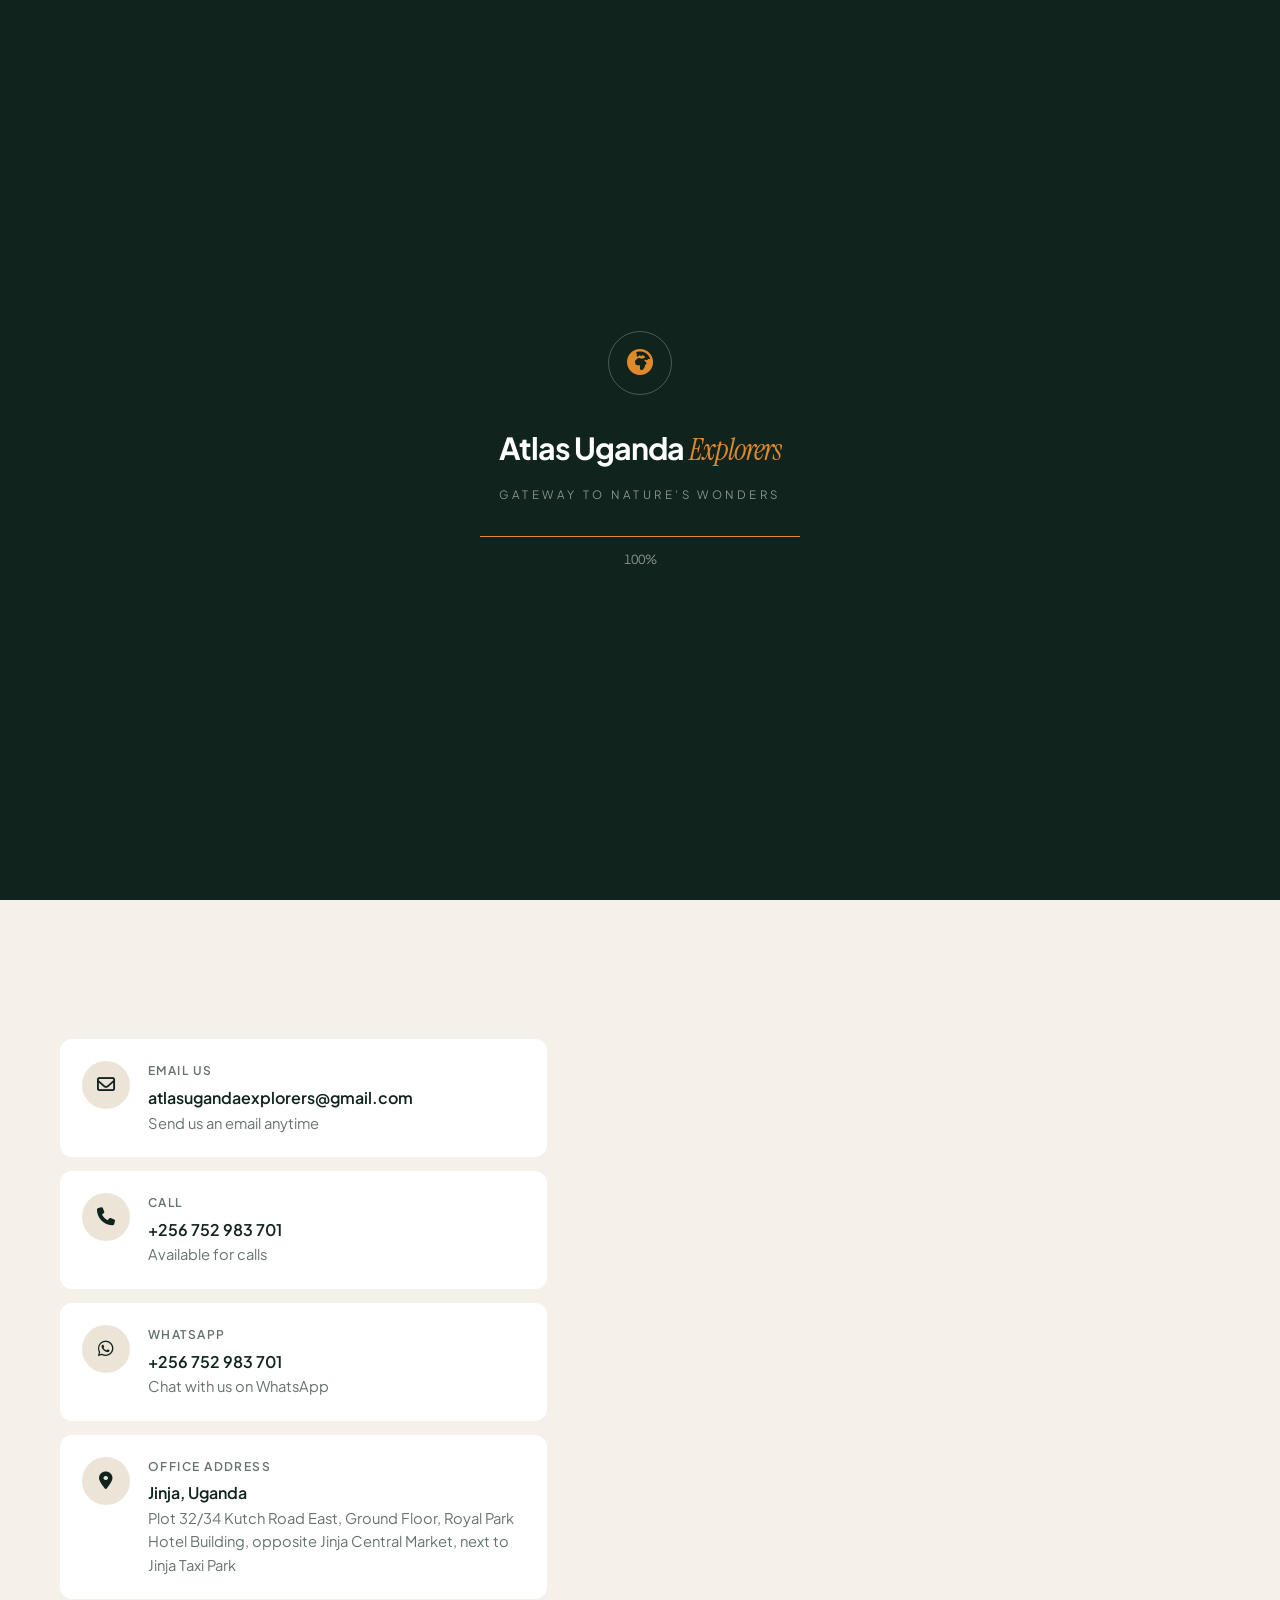
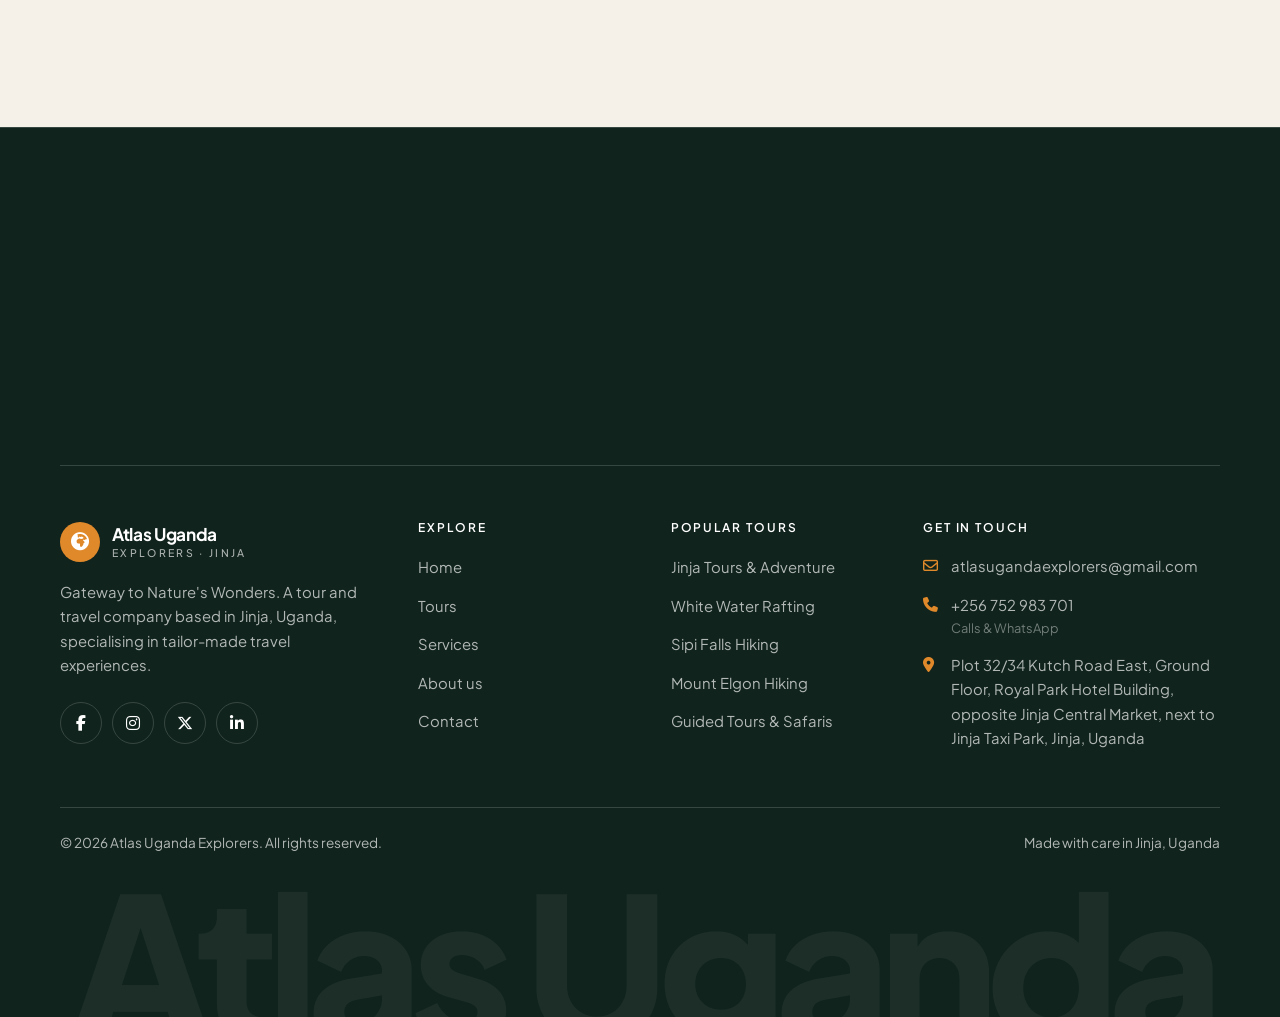
<file: contact.html>
<!DOCTYPE html>
<html lang="en">
<head>
    <meta charset="UTF-8">
    <meta name="viewport" content="width=device-width, initial-scale=1.0, viewport-fit=cover">
    <meta name="description" content="Contact Atlas Uganda Explorers in Jinja, Uganda by email, phone or WhatsApp to plan your tailor-made trip.">
    <meta name="theme-color" content="#10231c">
    <link rel="icon" type="image/svg+xml" href="favicon.svg">
    <title>Contact Us - Atlas Uganda Explorers</title>
    <link rel="preconnect" href="https://fonts.googleapis.com">
    <link rel="preconnect" href="https://fonts.gstatic.com" crossorigin>
    <link href="https://fonts.googleapis.com/css2?family=Instrument+Serif:ital@0;1&family=Plus+Jakarta+Sans:wght@400;500;600;700;800&display=swap" rel="stylesheet">
    <link rel="stylesheet" href="https://cdnjs.cloudflare.com/ajax/libs/font-awesome/6.5.1/css/all.min.css">
    <link rel="stylesheet" href="css/style.css">
    <noscript><style>.preloader { display: none; }</style></noscript>
    <script src="js/layout.js"></script>
</head>
<body>
    <div class="preloader" aria-hidden="true">
        <div class="preloader-inner">
            <div class="preloader-mark"><i class="fa-solid fa-earth-africa"></i></div>
            <div class="preloader-word"><span>Atlas Uganda <em>Explorers</em></span></div>
            <div class="preloader-sub">Gateway to Nature's Wonders</div>
            <div class="preloader-bar"><span></span></div>
            <div class="preloader-count">0%</div>
        </div>
    </div>

    <div id="header-placeholder"></div>

    <main>
        <section class="page-hero">
            <div class="page-hero-media" data-parallax="0.2"><img src="images/atsource.jpeg" alt=""></div>
            <div class="container page-hero-content">
                <nav class="breadcrumb" aria-label="Breadcrumb" data-reveal="up"><a href="index.html">Home</a><span>/</span><span>Contact</span></nav>
                <h1 data-split style="margin-top: 20px;">
                    <span class="line"><span>Get in</span></span>
                    <span class="line"><span><span class="serif">touch</span></span></span>
                </h1>
                <div class="page-hero-foot">
                    <p data-reveal="up" style="--d: 0.3s">Ready to start your adventure? Contact us today and we'll help you plan your perfect Uganda experience.</p>
                </div>
            </div>
        </section>

        <section class="section">
            <div class="container contact-grid">
                <div>
                    <span class="eyebrow" data-reveal="up">Contact details</span>
                    <h2 class="h2" data-split>
                        <span class="line"><span>We'd love to</span></span>
                        <span class="line"><span><span class="serif">hear from you</span></span></span>
                    </h2>
                    <div class="contact-list" data-stagger="0.1">
                        <a href="mailto:atlasugandaexplorers@gmail.com" class="contact-item">
                            <span class="svc-card-icon"><i class="fa-regular fa-envelope" aria-hidden="true"></i></span>
                            <div><small>Email us</small><strong>atlasugandaexplorers@gmail.com</strong><span>Send us an email anytime</span></div>
                        </a>
                        <a href="tel:+256752983701" class="contact-item">
                            <span class="svc-card-icon"><i class="fa-solid fa-phone" aria-hidden="true"></i></span>
                            <div><small>Call</small><strong>+256 752 983 701</strong><span>Available for calls</span></div>
                        </a>
                        <a href="https://wa.me/256752983701" target="_blank" rel="noopener" class="contact-item">
                            <span class="svc-card-icon"><i class="fa-brands fa-whatsapp" aria-hidden="true"></i></span>
                            <div><small>WhatsApp</small><strong>+256 752 983 701</strong><span>Chat with us on WhatsApp</span></div>
                        </a>
                        <div class="contact-item">
                            <span class="svc-card-icon"><i class="fa-solid fa-location-dot" aria-hidden="true"></i></span>
                            <div><small>Office address</small><strong>Jinja, Uganda</strong><span>Plot 32/34 Kutch Road East, Ground Floor, Royal Park Hotel Building, opposite Jinja Central Market, next to Jinja Taxi Park</span></div>
                        </div>
                    </div>
                </div>

                <div class="form-card" data-reveal="up" style="--d: 0.15s">
                    <h2 class="h3">Send us a message</h2>
                    <p class="lead" style="margin-top: 10px; font-size: 1rem;">Fill out the form and we'll get back to you as soon as possible.</p>
                    <form class="form-grid" data-contact-form>
                        <div class="field">
                            <label for="contact-name">Your name</label>
                            <input id="contact-name" name="name" type="text" placeholder="Your name" autocomplete="name" required>
                        </div>
                        <div class="field">
                            <label for="contact-email">Your email</label>
                            <input id="contact-email" name="email" type="email" placeholder="your@email.com" autocomplete="email" required>
                        </div>
                        <div class="field">
                            <label for="contact-phone">Phone (optional)</label>
                            <input id="contact-phone" name="phone" type="tel" placeholder="+256 ..." autocomplete="tel">
                        </div>
                        <div class="field">
                            <label for="contact-interest">Interested in</label>
                            <select id="contact-interest" name="interest">
                                <option value="">Select an option</option>
                                <option>Jinja Tours &amp; Adventure</option>
                                <option>White Water Rafting</option>
                                <option>Wilderness Exploration</option>
                                <option>Sipi Falls Adventure</option>
                                <option>Mount Elgon Hiking</option>
                                <option>Cultural Heritage Tour</option>
                                <option>Honeymoon &amp; Couple Trip</option>
                                <option>Family &amp; Group Tour</option>
                                <option>Corporate Team Building</option>
                                <option>Hotel Booking</option>
                                <option>Airport Meet &amp; Greet</option>
                                <option>Something else</option>
                            </select>
                        </div>
                        <div class="field field--full">
                            <label for="contact-message">Your message</label>
                            <textarea id="contact-message" name="message" placeholder="Tell us about your trip or question..." rows="5" required></textarea>
                        </div>
                        <div class="field--full form-actions">
                            <button type="submit" class="btn btn--primary">Send message <i class="fa-solid fa-paper-plane" aria-hidden="true"></i></button>
                            <p data-form-note>This opens your email app with your message ready to send.</p>
                        </div>
                    </form>
                </div>
            </div>
        </section>
    </main>

    <div id="footer-placeholder"></div>
</body>
</html>
</file>
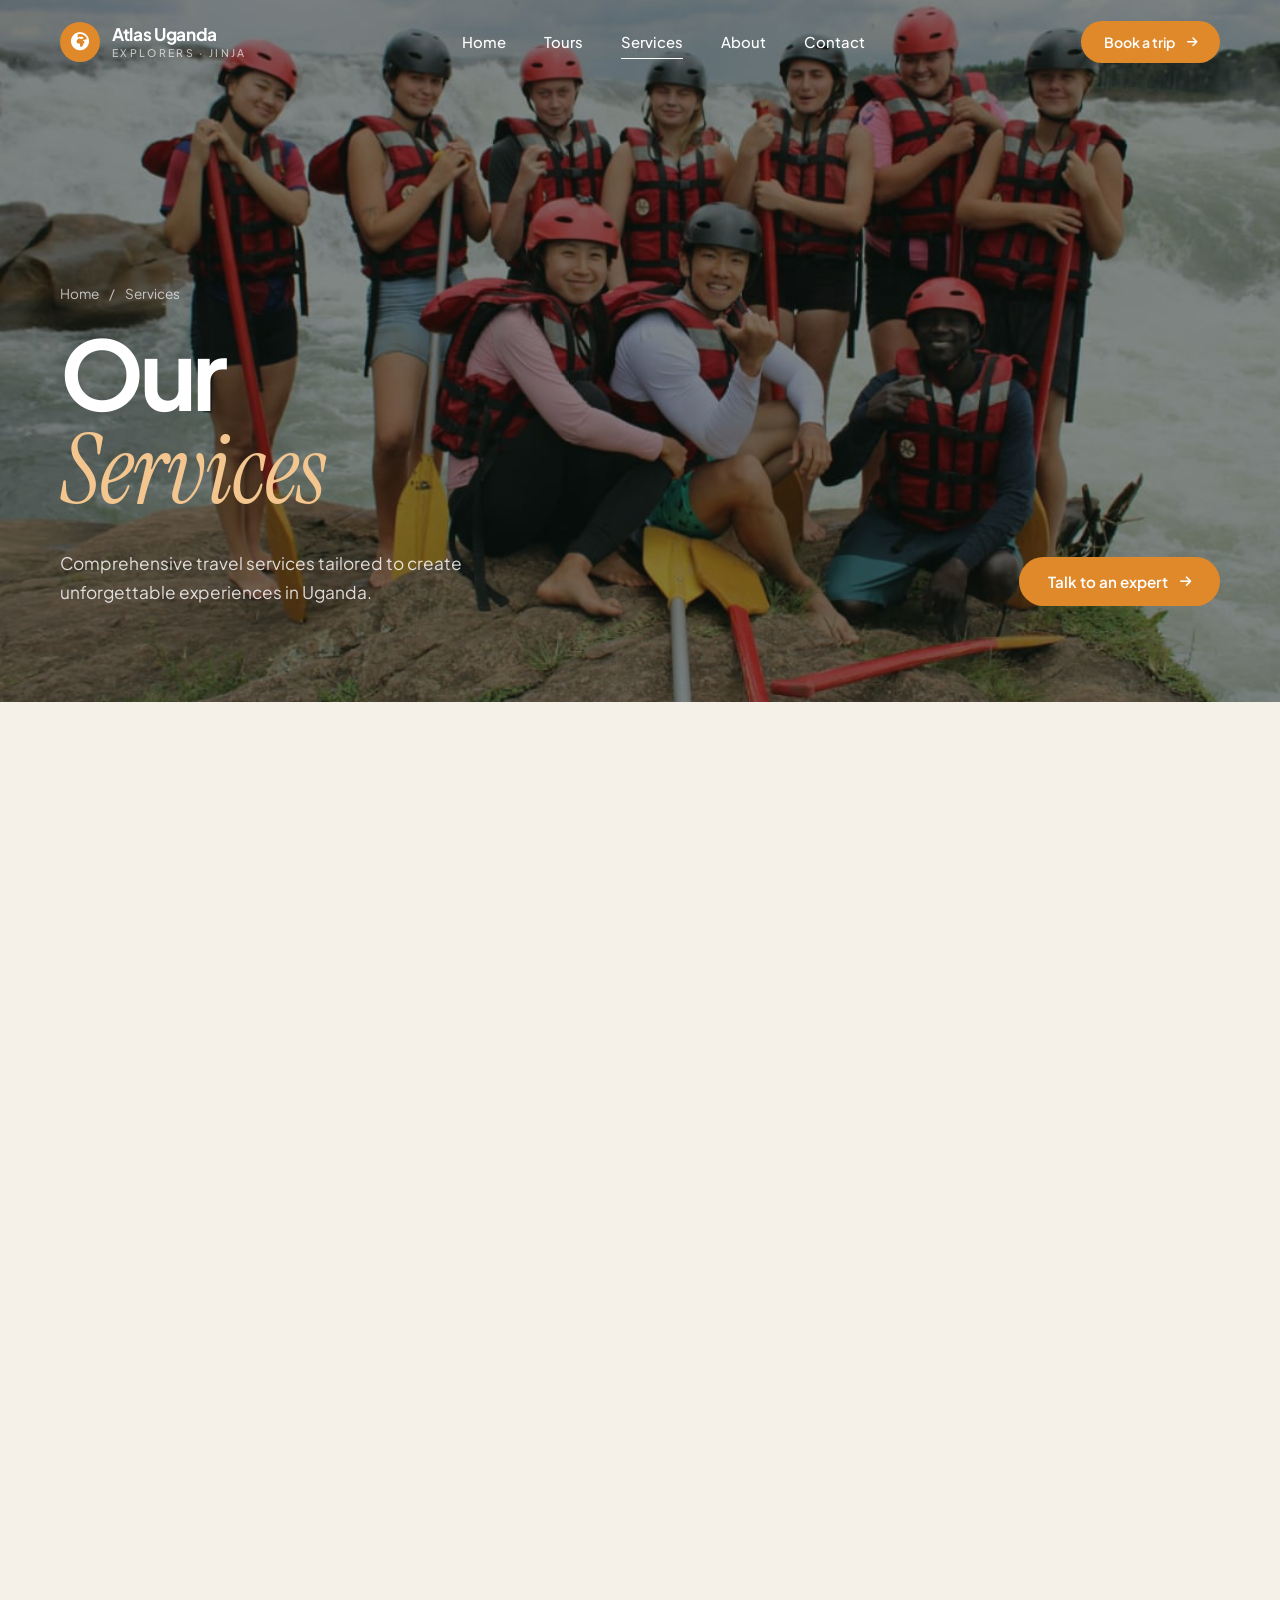
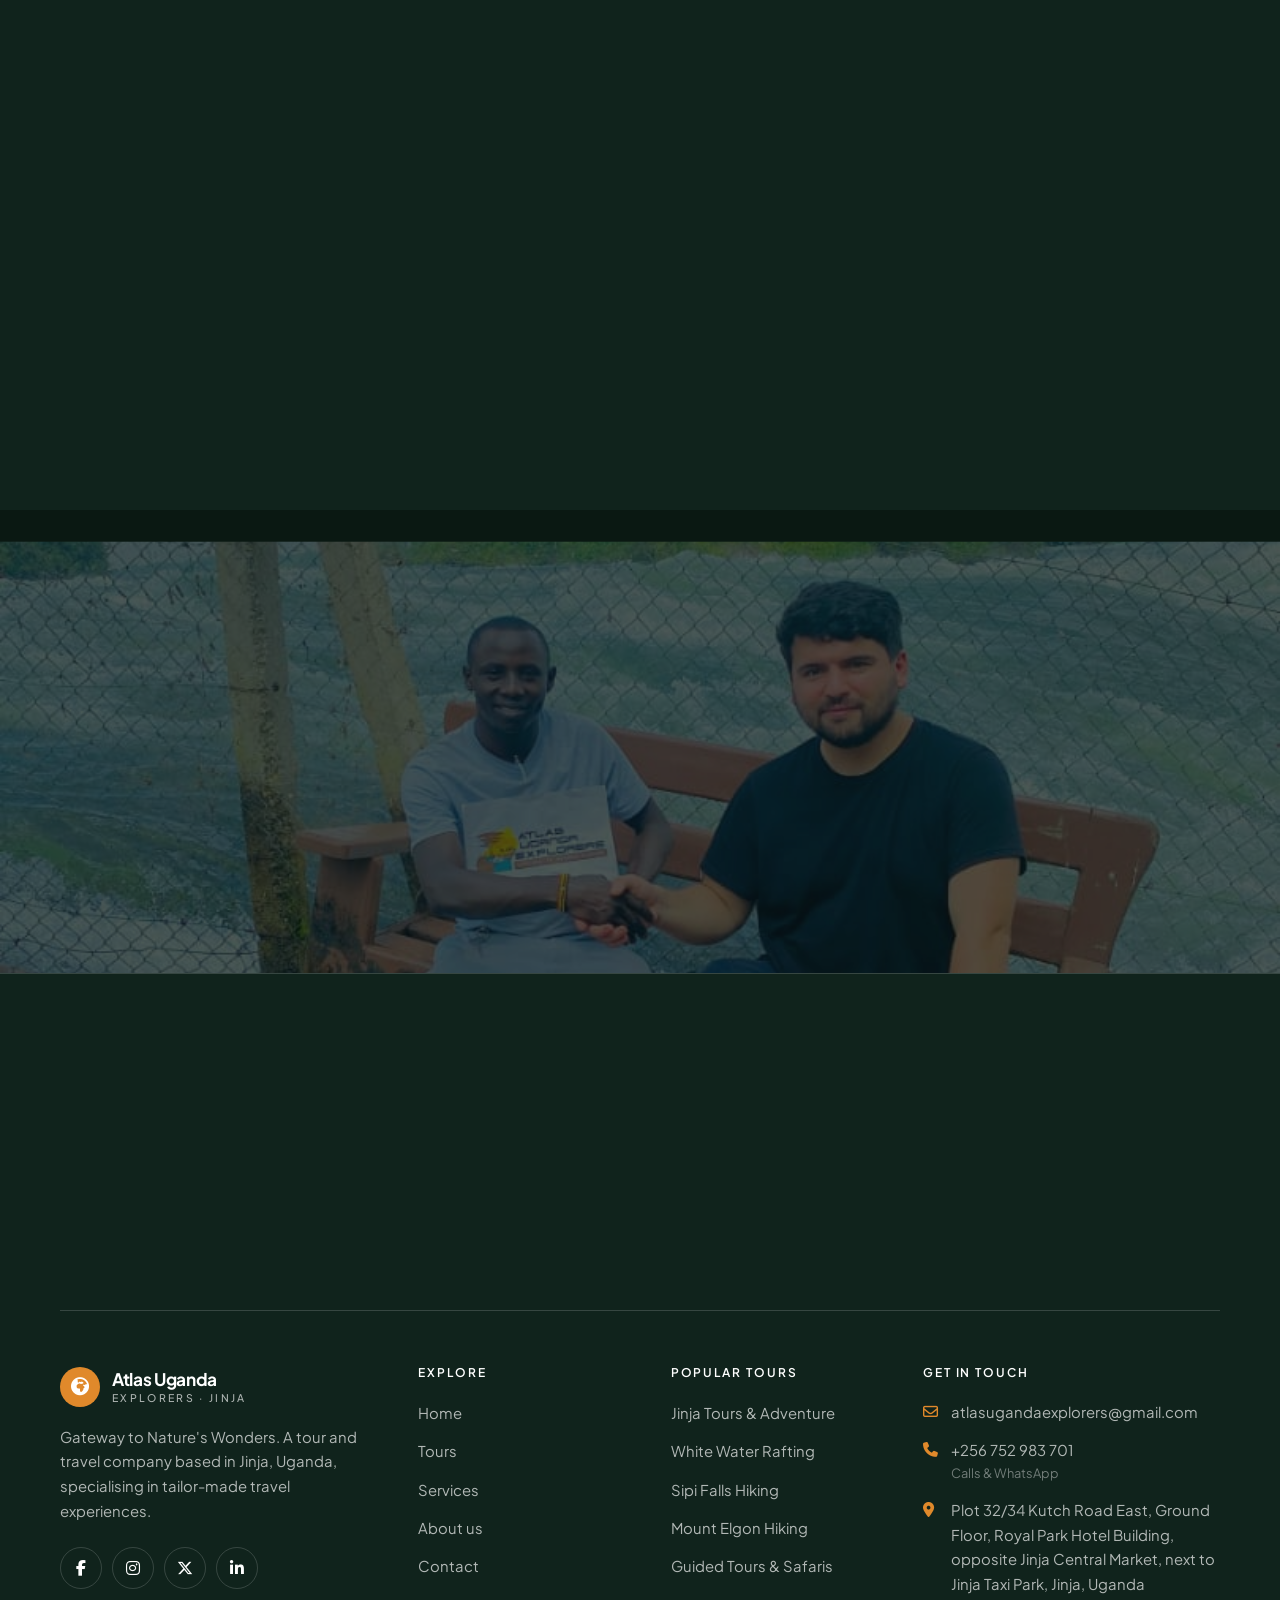
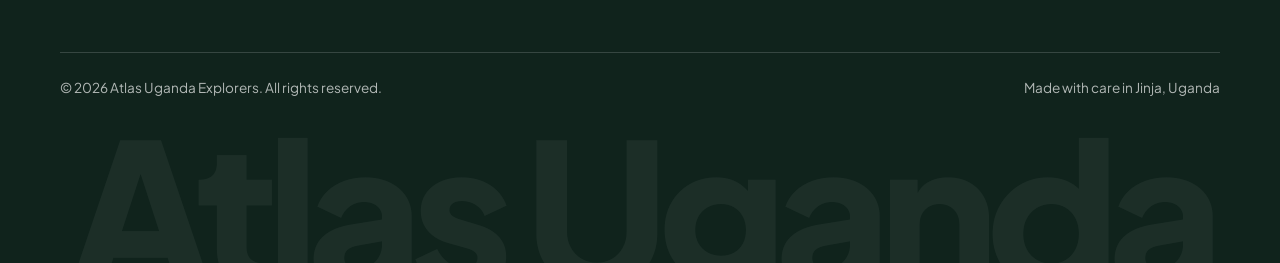
<file: services.html>
<!DOCTYPE html>
<html lang="en">
<head>
    <meta charset="UTF-8">
    <meta name="viewport" content="width=device-width, initial-scale=1.0, viewport-fit=cover">
    <meta name="description" content="Travel services by Atlas Uganda Explorers: family and group tours, honeymoons, hotel bookings, guided safaris, airport meet &amp; greet and corporate team building.">
    <meta name="theme-color" content="#10231c">
    <link rel="icon" type="image/svg+xml" href="favicon.svg">
    <title>Our Services - Atlas Uganda Explorers</title>
    <link rel="preconnect" href="https://fonts.googleapis.com">
    <link rel="preconnect" href="https://fonts.gstatic.com" crossorigin>
    <link href="https://fonts.googleapis.com/css2?family=Instrument+Serif:ital@0;1&family=Plus+Jakarta+Sans:wght@400;500;600;700;800&display=swap" rel="stylesheet">
    <link rel="stylesheet" href="https://cdnjs.cloudflare.com/ajax/libs/font-awesome/6.5.1/css/all.min.css">
    <link rel="stylesheet" href="css/style.css">
    <noscript><style>.preloader { display: none; }</style></noscript>
    <script src="js/layout.js"></script>
</head>
<body>
    <div class="preloader" aria-hidden="true">
        <div class="preloader-inner">
            <div class="preloader-mark"><i class="fa-solid fa-earth-africa"></i></div>
            <div class="preloader-word"><span>Atlas Uganda <em>Explorers</em></span></div>
            <div class="preloader-sub">Gateway to Nature's Wonders</div>
            <div class="preloader-bar"><span></span></div>
            <div class="preloader-count">0%</div>
        </div>
    </div>

    <div id="header-placeholder"></div>

    <main>
        <section class="page-hero">
            <div class="page-hero-media" data-parallax="0.2"><img src="images/whitegroup.jpeg" alt=""></div>
            <div class="container page-hero-content">
                <nav class="breadcrumb" aria-label="Breadcrumb" data-reveal="up"><a href="index.html">Home</a><span>/</span><span>Services</span></nav>
                <h1 data-split style="margin-top: 20px;">
                    <span class="line"><span>Our</span></span>
                    <span class="line"><span><span class="serif">Services</span></span></span>
                </h1>
                <div class="page-hero-foot">
                    <p data-reveal="up" style="--d: 0.3s">Comprehensive travel services tailored to create unforgettable experiences in Uganda.</p>
                    <div data-reveal="up" style="--d: 0.4s"><a href="contact.html" class="btn btn--primary">Talk to an expert <i class="fa-solid fa-arrow-right" aria-hidden="true"></i></a></div>
                </div>
            </div>
        </section>

        <section class="section">
            <div class="container">
                <div class="section-head">
                    <div>
                        <span class="eyebrow" data-reveal="up">What we offer</span>
                        <h2 class="h2" data-split>
                            <span class="line"><span>Everything you need</span></span>
                            <span class="line"><span>for the <span class="serif">perfect trip</span></span></span>
                        </h2>
                    </div>
                    <p class="lead" data-reveal="up">Nine ways we help travellers, families and teams experience the best of Uganda.</p>
                </div>
                <div class="svc-grid" data-stagger="0.08">
                    <article class="svc-card">
                        <div class="svc-card-media"><img src="images/group.jpeg" alt="Customised Family &amp; Group Tours" loading="lazy"></div>
                        <div class="svc-card-body">
                            <div class="svc-card-top"><span class="svc-card-icon"><i class="fa-solid fa-users" aria-hidden="true"></i></span><span class="svc-card-num">01</span></div>
                            <h3>Customised Family &amp; Group Tours</h3>
                            <p>Tailor-made travel experiences for families and groups of all sizes, with itineraries that suit everyone's interests and needs.</p>
                            <a href="contact.html" class="link-arrow">Learn more <i class="fa-solid fa-arrow-right" aria-hidden="true"></i></a>
                        </div>
                    </article>
                    <article class="svc-card">
                        <div class="svc-card-media"><img src="images/couple.jpeg" alt="Honeymoon &amp; Couple Trips" loading="lazy"></div>
                        <div class="svc-card-body">
                            <div class="svc-card-top"><span class="svc-card-icon"><i class="fa-solid fa-heart" aria-hidden="true"></i></span><span class="svc-card-num">02</span></div>
                            <h3>Honeymoon &amp; Couple Trips</h3>
                            <p>Romantic getaways and intimate experiences for couples celebrating special moments. Create memories that last a lifetime.</p>
                            <a href="contact.html" class="link-arrow">Learn more <i class="fa-solid fa-arrow-right" aria-hidden="true"></i></a>
                        </div>
                    </article>
                    <article class="svc-card">
                        <div class="svc-card-media"><img src="images/image1.jpeg" alt="Hotel Booking &amp; Reservations" loading="lazy"></div>
                        <div class="svc-card-body">
                            <div class="svc-card-top"><span class="svc-card-icon"><i class="fa-solid fa-hotel" aria-hidden="true"></i></span><span class="svc-card-num">03</span></div>
                            <h3>Hotel Booking &amp; Reservations</h3>
                            <p>Expert help with hotel bookings and accommodation. We find the perfect place to stay for your needs and budget.</p>
                            <a href="contact.html" class="link-arrow">Learn more <i class="fa-solid fa-arrow-right" aria-hidden="true"></i></a>
                        </div>
                    </article>
                    <article class="svc-card">
                        <div class="svc-card-media"><img src="images/onboat.jpeg" alt="Jinja Tours &amp; Adventure" loading="lazy"></div>
                        <div class="svc-card-body">
                            <div class="svc-card-top"><span class="svc-card-icon"><i class="fa-solid fa-location-dot" aria-hidden="true"></i></span><span class="svc-card-num">04</span></div>
                            <h3>Jinja Tours &amp; Adventure</h3>
                            <p>Explore the adventure capital of East Africa with thrilling Jinja tours and the best of Uganda's adventure scene.</p>
                            <a href="tours.html" class="link-arrow">Learn more <i class="fa-solid fa-arrow-right" aria-hidden="true"></i></a>
                        </div>
                    </article>
                    <article class="svc-card">
                        <div class="svc-card-media"><img src="images/falls.jpeg" alt="Sipi Falls Hiking &amp; Adventure" loading="lazy"></div>
                        <div class="svc-card-body">
                            <div class="svc-card-top"><span class="svc-card-icon"><i class="fa-solid fa-mountain-sun" aria-hidden="true"></i></span><span class="svc-card-num">05</span></div>
                            <h3>Sipi Falls Hiking &amp; Adventure</h3>
                            <p>Discover the stunning Sipi Falls with guided hiking and adventure tours. Perfect for nature lovers and hikers.</p>
                            <a href="tours.html" class="link-arrow">Learn more <i class="fa-solid fa-arrow-right" aria-hidden="true"></i></a>
                        </div>
                    </article>
                    <article class="svc-card">
                        <div class="svc-card-media"><img src="images/falls2.jpeg" alt="Mount Elgon Hiking &amp; Adventure" loading="lazy"></div>
                        <div class="svc-card-body">
                            <div class="svc-card-top"><span class="svc-card-icon"><i class="fa-solid fa-person-hiking" aria-hidden="true"></i></span><span class="svc-card-num">06</span></div>
                            <h3>Mount Elgon Hiking &amp; Adventure</h3>
                            <p>Conquer Mount Elgon with expert-guided hiking and adventure experiences for the ultimate mountain adventure.</p>
                            <a href="tours.html" class="link-arrow">Learn more <i class="fa-solid fa-arrow-right" aria-hidden="true"></i></a>
                        </div>
                    </article>
                    <article class="svc-card">
                        <div class="svc-card-media"><img src="images/tourandguide.jpeg" alt="Guided Tours &amp; Safaris" loading="lazy"></div>
                        <div class="svc-card-body">
                            <div class="svc-card-top"><span class="svc-card-icon"><i class="fa-solid fa-compass" aria-hidden="true"></i></span><span class="svc-card-num">07</span></div>
                            <h3>Guided Tours &amp; Safaris</h3>
                            <p>Professional guided tours and safaris to Uganda's most spectacular destinations with expert guides.</p>
                            <a href="contact.html" class="link-arrow">Learn more <i class="fa-solid fa-arrow-right" aria-hidden="true"></i></a>
                        </div>
                    </article>
                    <article class="svc-card">
                        <div class="svc-card-media"><img src="images/whiteboat.jpeg" alt="Airport Meet &amp; Greet" loading="lazy"></div>
                        <div class="svc-card-body">
                            <div class="svc-card-top"><span class="svc-card-icon"><i class="fa-solid fa-plane-arrival" aria-hidden="true"></i></span><span class="svc-card-num">08</span></div>
                            <h3>Airport Meet &amp; Greet</h3>
                            <p>Seamless airport assistance and meet &amp; greet services for a stress-free arrival. Start your journey the right way.</p>
                            <a href="contact.html" class="link-arrow">Learn more <i class="fa-solid fa-arrow-right" aria-hidden="true"></i></a>
                        </div>
                    </article>
                    <article class="svc-card">
                        <div class="svc-card-media"><img src="images/whitegroup.jpeg" alt="Corporate Team Building" loading="lazy"></div>
                        <div class="svc-card-body">
                            <div class="svc-card-top"><span class="svc-card-icon"><i class="fa-solid fa-briefcase" aria-hidden="true"></i></span><span class="svc-card-num">09</span></div>
                            <h3>Corporate Team Building</h3>
                            <p>Engaging team building activities and corporate retreats in Uganda's natural settings. Build stronger teams outdoors.</p>
                            <a href="contact.html" class="link-arrow">Learn more <i class="fa-solid fa-arrow-right" aria-hidden="true"></i></a>
                        </div>
                    </article>
                </div>
            </div>
        </section>

        <section class="section section--dark">
            <div class="container">
                <div class="section-head section-head--center">
                    <span class="eyebrow" data-reveal="up">How it works</span>
                    <h2 class="h2" data-split>
                        <span class="line"><span>Your trip in <span class="serif">four</span> easy steps</span></span>
                    </h2>
                </div>
                <div class="steps steps--dark" data-stagger="0.1">
                    <div class="step"><div class="step-num">01</div><h3>Share your idea</h3><p>Tell us who's travelling, when, and what excites you, whether that's adventure, culture or relaxation.</p></div>
                    <div class="step"><div class="step-num">02</div><h3>We tailor it</h3><p>We design a custom itinerary around your interests, schedule and budget.</p></div>
                    <div class="step"><div class="step-num">03</div><h3>We handle the details</h3><p>Hotels, transport, guides and airport meet &amp; greet are all arranged for you.</p></div>
                    <div class="step"><div class="step-num">04</div><h3>You explore</h3><p>Enjoy a seamless journey with experienced, knowledgeable local guides.</p></div>
                </div>
            </div>
        </section>

        <section class="cta">
            <div class="cta-media" data-parallax="0.15"><img src="images/tourandguide.jpeg" alt="" loading="lazy"></div>
            <div class="container cta-inner">
                <h2 class="h2" data-reveal="up">Need help <span class="serif">choosing?</span></h2>
                <div data-reveal="up" style="--d: 0.15s">
                    <p>Our travel experts are here to help you find the perfect service. Contact us for personalised recommendations.</p>
                    <div class="cta-actions">
                        <a href="contact.html" class="btn btn--primary">Contact us <i class="fa-solid fa-arrow-right" aria-hidden="true"></i></a>
                        <a href="https://wa.me/256752983701" target="_blank" rel="noopener" class="btn btn--ghost"><i class="fa-brands fa-whatsapp" aria-hidden="true"></i> WhatsApp</a>
                    </div>
                </div>
            </div>
        </section>
    </main>

    <div id="footer-placeholder"></div>
</body>
</html>
</file>
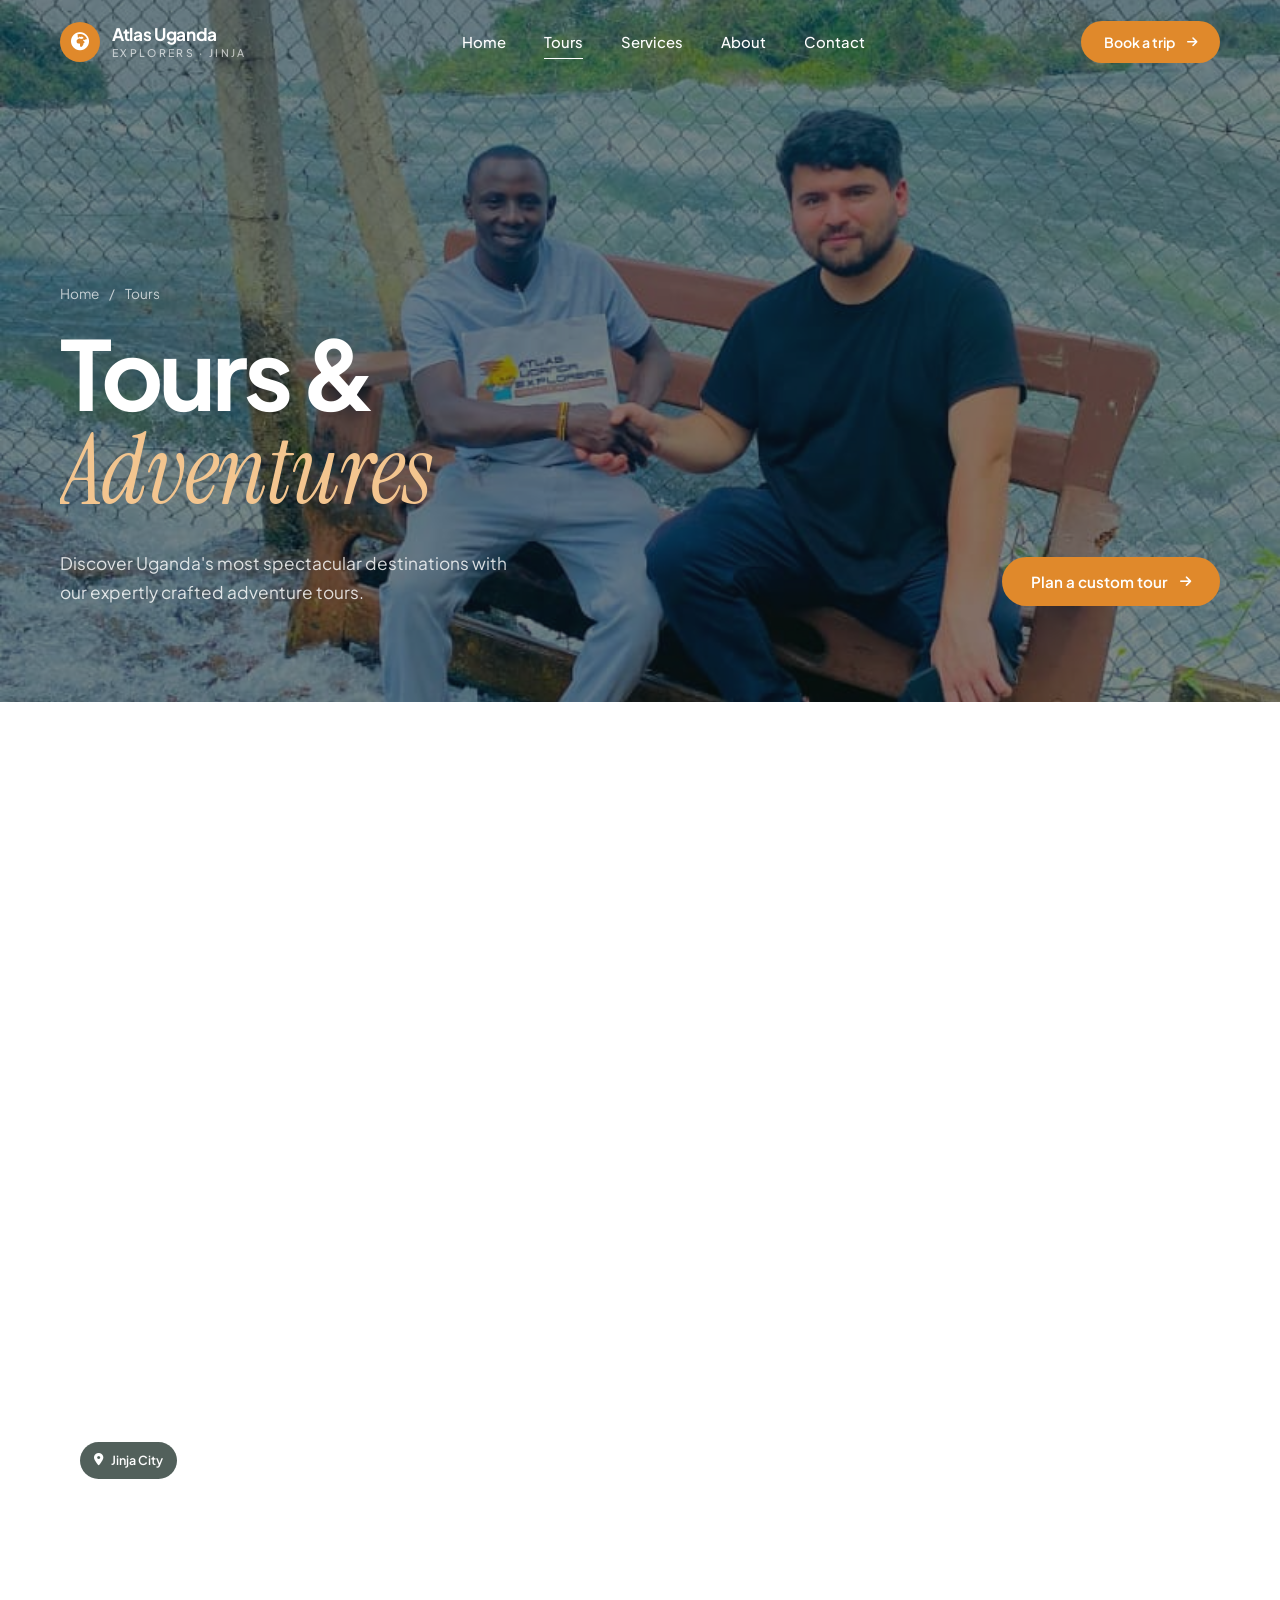
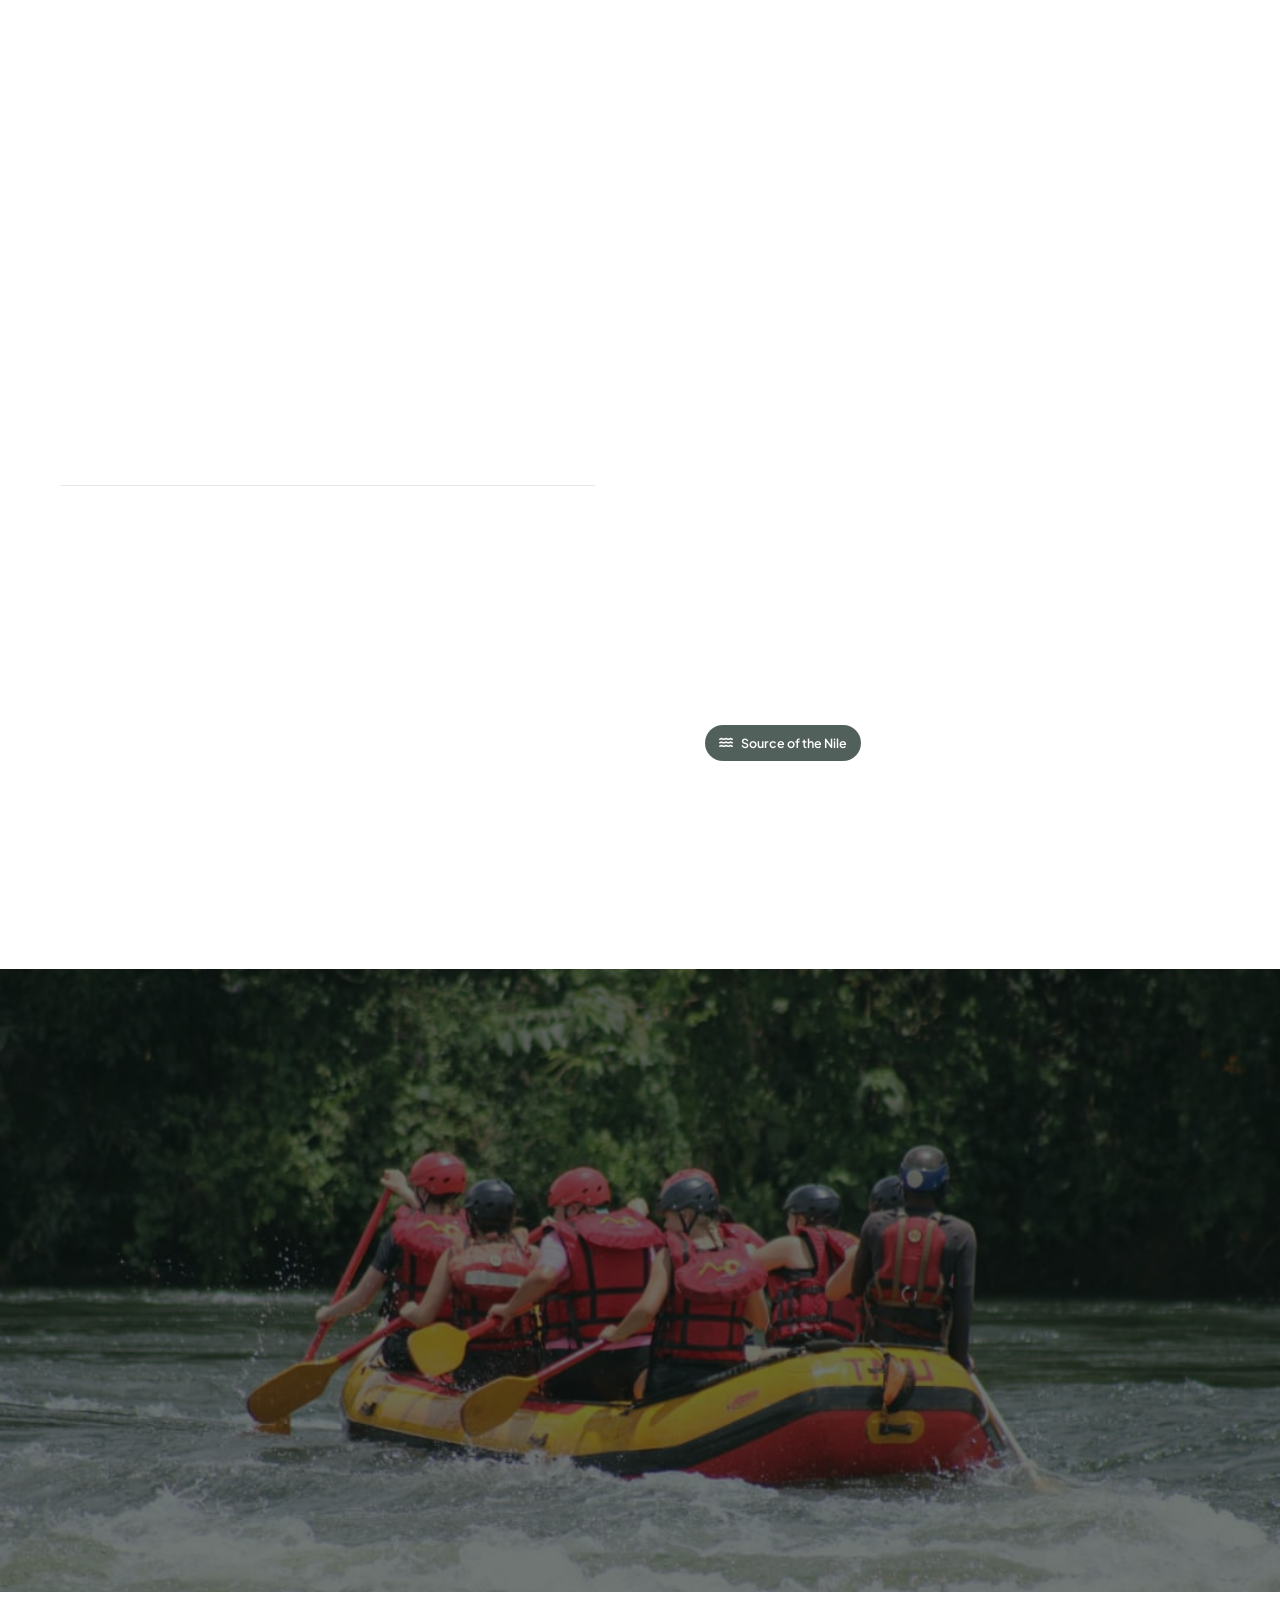
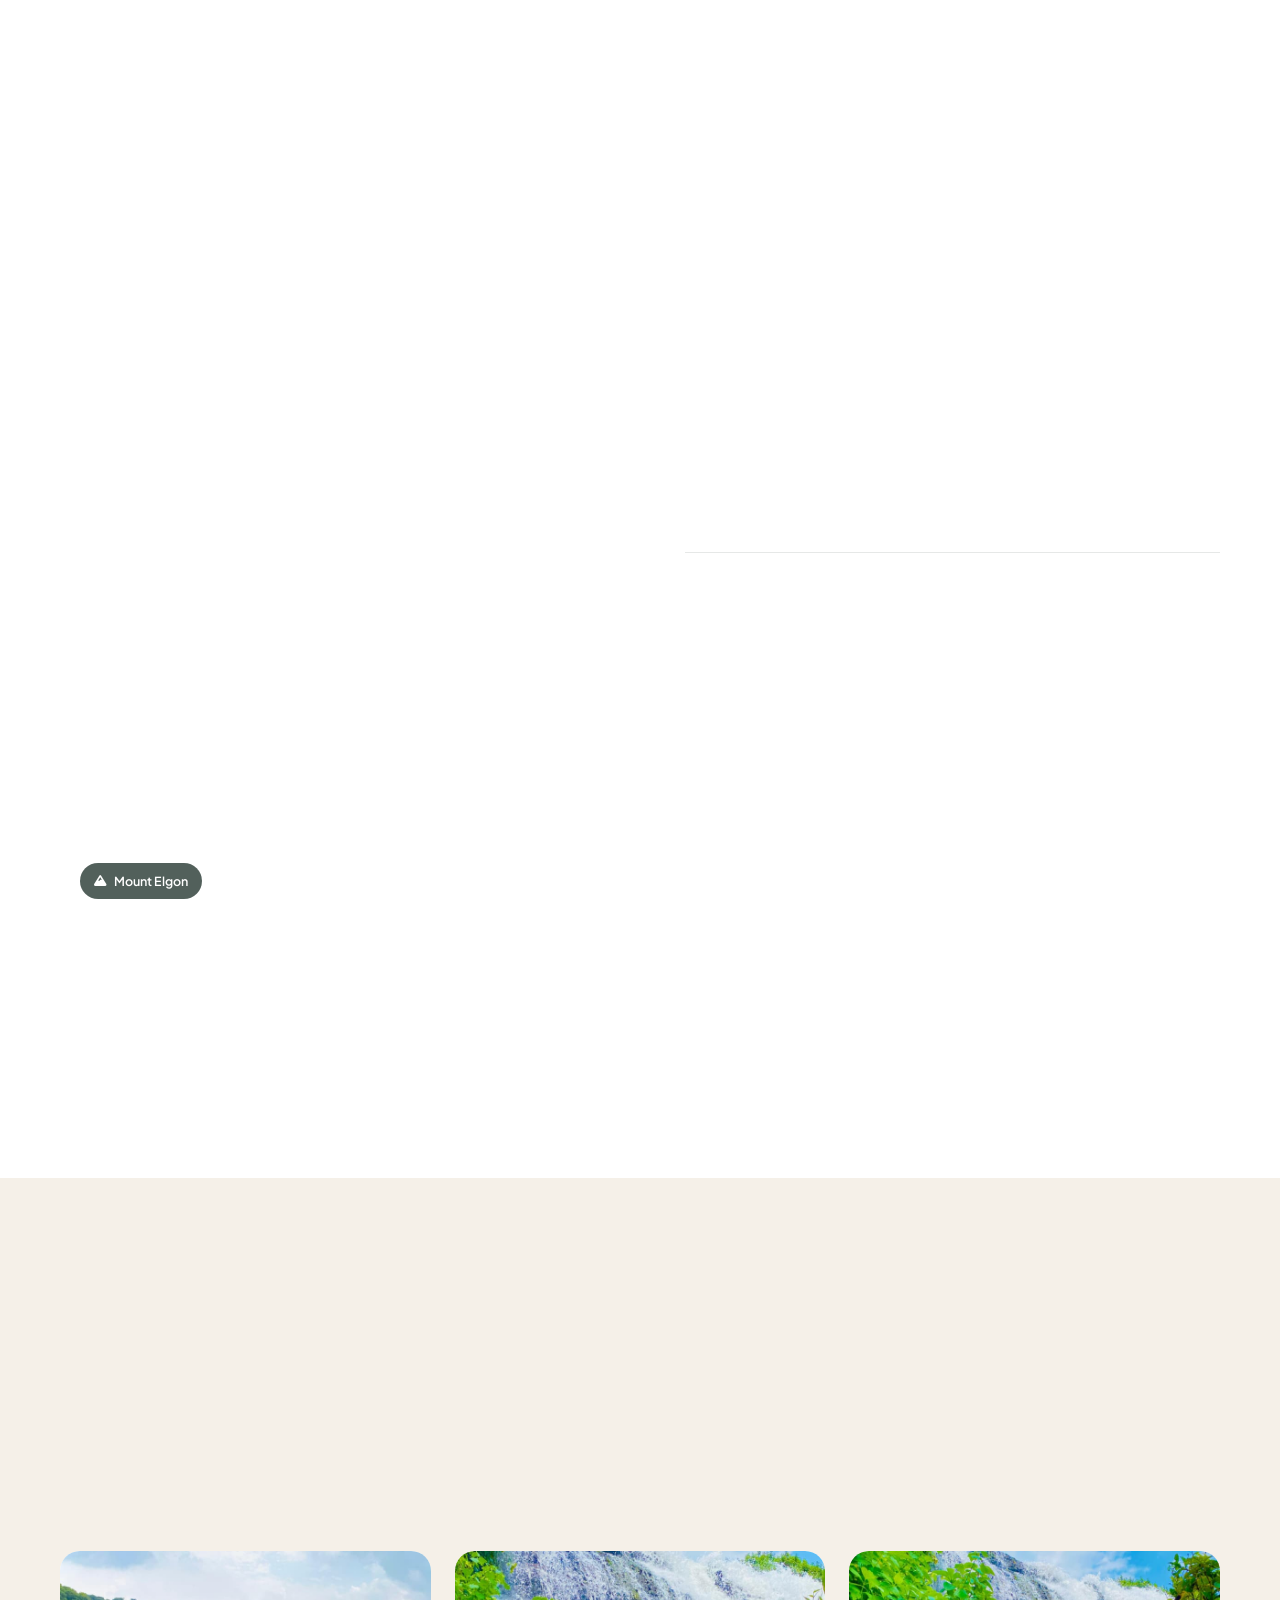
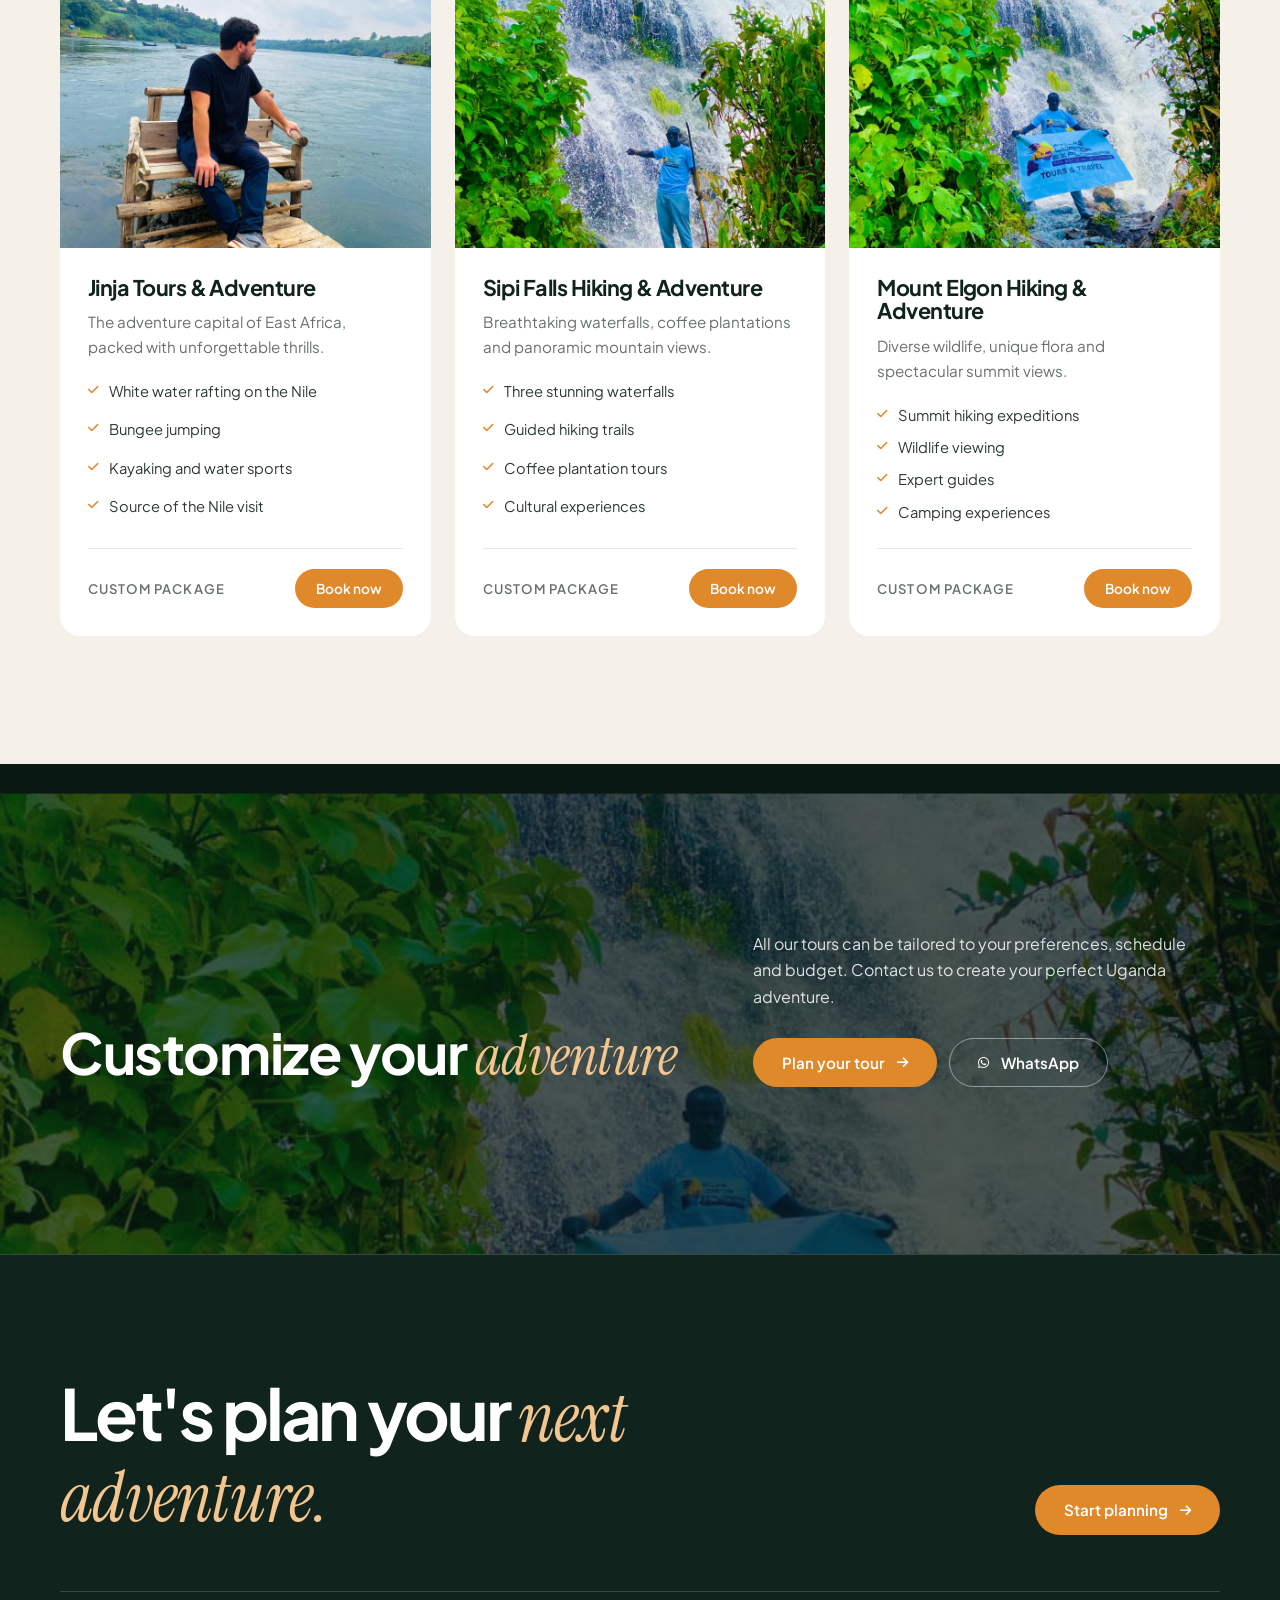
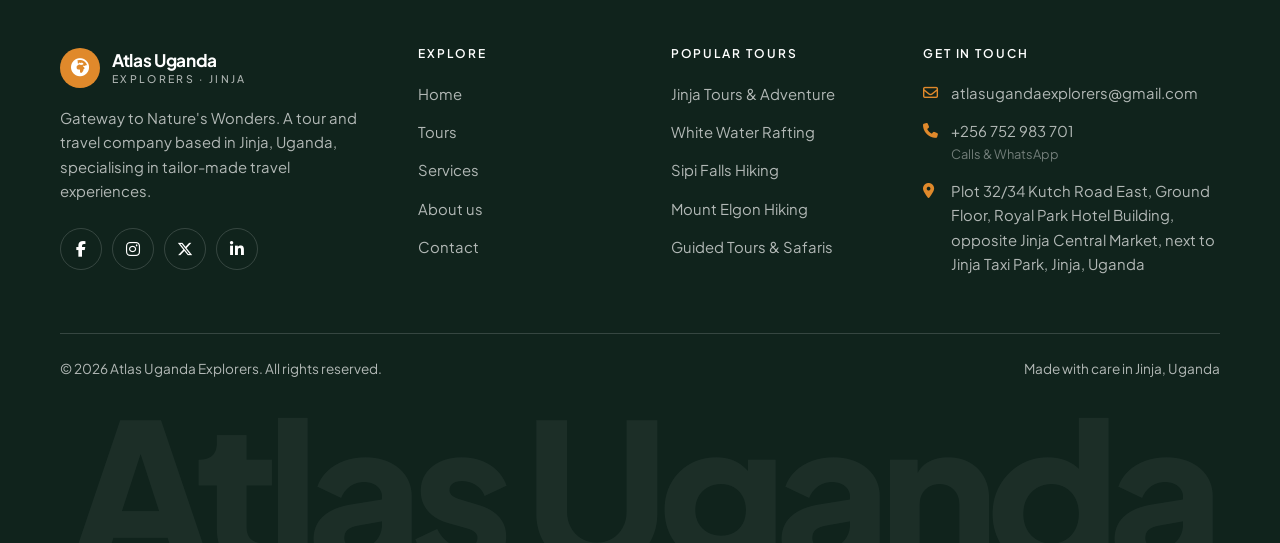
<file: tours.html>
<!DOCTYPE html>
<html lang="en">
<head>
    <meta charset="UTF-8">
    <meta name="viewport" content="width=device-width, initial-scale=1.0, viewport-fit=cover">
    <meta name="description" content="Featured tours and adventures in Jinja, the Source of the Nile, Sipi Falls and Mount Elgon with Atlas Uganda Explorers.">
    <meta name="theme-color" content="#10231c">
    <link rel="icon" type="image/svg+xml" href="favicon.svg">
    <title>Featured Tours & Adventures - Atlas Uganda Explorers</title>
    <link rel="preconnect" href="https://fonts.googleapis.com">
    <link rel="preconnect" href="https://fonts.gstatic.com" crossorigin>
    <link href="https://fonts.googleapis.com/css2?family=Instrument+Serif:ital@0;1&family=Plus+Jakarta+Sans:wght@400;500;600;700;800&display=swap" rel="stylesheet">
    <link rel="stylesheet" href="https://cdnjs.cloudflare.com/ajax/libs/font-awesome/6.5.1/css/all.min.css">
    <link rel="stylesheet" href="css/style.css">
    <noscript><style>.preloader { display: none; }</style></noscript>
    <script src="js/layout.js"></script>
</head>
<body>
    <div class="preloader" aria-hidden="true">
        <div class="preloader-inner">
            <div class="preloader-mark"><i class="fa-solid fa-earth-africa"></i></div>
            <div class="preloader-word"><span>Atlas Uganda <em>Explorers</em></span></div>
            <div class="preloader-sub">Gateway to Nature's Wonders</div>
            <div class="preloader-bar"><span></span></div>
            <div class="preloader-count">0%</div>
        </div>
    </div>

    <div id="header-placeholder"></div>

    <main>
        <section class="page-hero">
            <div class="page-hero-media" data-parallax="0.2"><img src="images/tourandguide.jpeg" alt=""></div>
            <div class="container page-hero-content">
                <nav class="breadcrumb" aria-label="Breadcrumb" data-reveal="up"><a href="index.html">Home</a><span>/</span><span>Tours</span></nav>
                <h1 data-split style="margin-top: 20px;">
                    <span class="line"><span>Tours &amp;</span></span>
                    <span class="line"><span><span class="serif">Adventures</span></span></span>
                </h1>
                <div class="page-hero-foot">
                    <p data-reveal="up" style="--d: 0.3s">Discover Uganda's most spectacular destinations with our expertly crafted adventure tours.</p>
                    <div data-reveal="up" style="--d: 0.4s"><a href="contact.html" class="btn btn--primary">Plan a custom tour <i class="fa-solid fa-arrow-right" aria-hidden="true"></i></a></div>
                </div>
            </div>
        </section>

        <section class="section section--paper">
            <div class="container">
                <!-- Jinja activities -->
                <article class="tour-block split">
                    <div class="split-media">
                        <div class="media-frame media-frame--tall" data-mask><img src="images/onboat.jpeg" alt="Adventure activities in Jinja City – boat and water activities" loading="lazy"></div>
                        <span class="chip media-chip"><i class="fa-solid fa-location-dot" aria-hidden="true"></i> Jinja City</span>
                    </div>
                    <div class="split-body">
                        <div class="tour-index" data-reveal="up">01</div>
                        <span class="eyebrow" data-reveal="up">Adventure capital of East Africa</span>
                        <h2 class="h2" data-split>
                            <span class="line"><span>Tour activities</span></span>
                            <span class="line"><span>in <span class="serif">Jinja City</span></span></span>
                        </h2>
                        <p class="lead" data-reveal="up">Explore the vast range of adventure activities on the shores of the River Nile and Lake Victoria.</p>
                        <div class="tag-cloud" data-stagger="0.03">
                            <span>Bungee jump</span><span>White water rafting</span><span>Ziplining</span><span>Gogolo slide</span>
                            <span>Water massage</span><span>Tube massage</span><span>White &amp; flat water tubing</span><span>Quad biking</span>
                            <span>Horse riding</span><span>Boat cruises</span><span>Sport fishing</span><span>Kayaking</span>
                            <span>Jetskiing</span><span>Water slide</span><span>Samuka Island getaway</span>
                        </div>
                        <div data-reveal="up"><a href="contact.html" class="btn btn--dark">Enquire about Jinja activities <i class="fa-solid fa-arrow-right" aria-hidden="true"></i></a></div>
                    </div>
                </article>

                <!-- Wilderness -->
                <article class="tour-block split split--reverse">
                    <div class="split-media">
                        <div class="media-frame media-frame--tall" data-mask><img src="images/atsource.jpeg" alt="Source of the Nile – Wilderness Exploration" loading="lazy"></div>
                        <span class="chip media-chip"><i class="fa-solid fa-water" aria-hidden="true"></i> Source of the Nile</span>
                    </div>
                    <div class="split-body">
                        <div class="tour-index" data-reveal="up">02</div>
                        <span class="eyebrow" data-reveal="up">Wilderness</span>
                        <h2 class="h2" data-split>
                            <span class="line"><span>Wilderness</span></span>
                            <span class="line"><span><span class="serif">Exploration</span></span></span>
                        </h2>
                        <p class="lead" data-reveal="up">Explore the famous source of the River Nile, the world's longest river, and witness the magical point where Lake Victoria meets the Nile.</p>
                        <ul class="feature-list" data-stagger="0.07">
                            <li><i class="fa-solid fa-water" aria-hidden="true"></i> Source of the River Nile</li>
                            <li><i class="fa-solid fa-droplet" aria-hidden="true"></i> Busowoko, Itanda &amp; Bujagali Falls</li>
                            <li><i class="fa-solid fa-ship" aria-hidden="true"></i> Lake Victoria boat cruise to zero point</li>
                            <li><i class="fa-solid fa-dove" aria-hidden="true"></i> Wildlife, birds &amp; raw nature</li>
                        </ul>
                        <div data-reveal="up"><a href="contact.html" class="btn btn--dark">Enquire about wilderness tours <i class="fa-solid fa-arrow-right" aria-hidden="true"></i></a></div>
                    </div>
                </article>
            </div>
        </section>

        <!-- Rafting -->
        <section class="banner">
            <div class="banner-media" data-parallax="0.18"><img src="images/whiteboat.jpeg" alt="" loading="lazy"></div>
            <div class="container banner-inner">
                <div class="banner-grid">
                    <div>
                        <span class="eyebrow" style="color:#f3c58f" data-reveal="up">4-hour experience</span>
                        <h2 class="h2" data-split>
                            <span class="line"><span>White Water</span></span>
                            <span class="line"><span><span class="serif">Rafting</span></span></span>
                        </h2>
                        <p data-reveal="up" style="margin-top: 24px; max-width: 460px; color: rgba(255,255,255,0.82);">From calm to chaos as we paddle to chase the breath-taking waterfalls on the longest river in the world.</p>
                    </div>
                    <div class="banner-card" data-reveal="up" style="--d: 0.2s">
                        <h3>Includes</h3>
                        <ul>
                            <li><i class="fa-solid fa-check" aria-hidden="true"></i> Breakfast</li>
                            <li><i class="fa-solid fa-check" aria-hidden="true"></i> Snacks</li>
                            <li><i class="fa-solid fa-check" aria-hidden="true"></i> Photography</li>
                            <li><i class="fa-solid fa-check" aria-hidden="true"></i> All transport from and back to your hotel</li>
                        </ul>
                        <a href="contact.html" class="btn btn--light">Book white water rafting <i class="fa-solid fa-arrow-right" aria-hidden="true"></i></a>
                    </div>
                </div>
            </div>
        </section>

        <!-- Sipi Falls -->
        <section class="section section--paper">
            <div class="container">
                <article class="tour-block split">
                    <div class="split-media">
                        <div class="media-frame media-frame--tall" data-mask><img src="images/falls2.jpeg" alt="Sipi Falls – Mount Elgon adventure" loading="lazy"></div>
                        <span class="chip media-chip"><i class="fa-solid fa-mountain" aria-hidden="true"></i> Mount Elgon</span>
                    </div>
                    <div class="split-body">
                        <div class="tour-index" data-reveal="up">03</div>
                        <span class="eyebrow" data-reveal="up">Kapchorwa highlands</span>
                        <h2 class="h2" data-split>
                            <span class="line"><span>Sipi Falls</span></span>
                            <span class="line"><span><span class="serif">Adventure</span> Tour</span></span>
                        </h2>
                        <p class="lead" data-reveal="up">Dive into the raw nature and beautiful scenery on the slopes of Mount Elgon and explore the dramatic mountains of Kapchorwa.</p>
                        <ul class="feature-list" data-stagger="0.07">
                            <li><i class="fa-solid fa-droplet" aria-hidden="true"></i> The three waterfalls of Sipi &amp; hiking</li>
                            <li><i class="fa-solid fa-mug-hot" aria-hidden="true"></i> Coffee tour</li>
                            <li><i class="fa-solid fa-medal" aria-hidden="true"></i> Stephen Kiprotich's high-altitude training centre</li>
                            <li><i class="fa-solid fa-dungeon" aria-hidden="true"></i> Cave adventure</li>
                            <li><i class="fa-solid fa-binoculars" aria-hidden="true"></i> King's Viewpoint over the Karamoja plains</li>
                            <li><i class="fa-solid fa-person-falling" aria-hidden="true"></i> Abseiling on the highest waterfall</li>
                        </ul>
                        <div data-reveal="up"><a href="contact.html" class="btn btn--dark">Enquire about Sipi Falls tour <i class="fa-solid fa-arrow-right" aria-hidden="true"></i></a></div>
                    </div>
                </article>
            </div>
        </section>

        <!-- Packages -->
        <section class="section">
            <div class="container">
                <div class="section-head">
                    <div>
                        <span class="eyebrow" data-reveal="up">More adventures</span>
                        <h2 class="h2" data-split>
                            <span class="line"><span>Custom packages for</span></span>
                            <span class="line"><span>every <span class="serif">traveller</span></span></span>
                        </h2>
                    </div>
                    <p class="lead" data-reveal="up">Every package can be shaped around your dates, group size and budget.</p>
                </div>
                <div class="rail" data-stagger="0.1">
                    <article class="pkg-card">
                        <div class="pkg-card-media"><img src="images/atsource.jpeg" alt="Jinja Tours & Adventure" loading="lazy"></div>
                        <div class="pkg-card-body">
                            <h3>Jinja Tours &amp; Adventure</h3>
                            <p>The adventure capital of East Africa, packed with unforgettable thrills.</p>
                            <ul>
                                <li><i class="fa-solid fa-check" aria-hidden="true"></i> White water rafting on the Nile</li>
                                <li><i class="fa-solid fa-check" aria-hidden="true"></i> Bungee jumping</li>
                                <li><i class="fa-solid fa-check" aria-hidden="true"></i> Kayaking and water sports</li>
                                <li><i class="fa-solid fa-check" aria-hidden="true"></i> Source of the Nile visit</li>
                            </ul>
                            <div class="pkg-card-foot"><span>Custom package</span><a href="contact.html" class="btn btn--primary">Book now</a></div>
                        </div>
                    </article>
                    <article class="pkg-card">
                        <div class="pkg-card-media"><img src="images/falls2.jpeg" alt="Sipi Falls Hiking & Adventure" loading="lazy"></div>
                        <div class="pkg-card-body">
                            <h3>Sipi Falls Hiking &amp; Adventure</h3>
                            <p>Breathtaking waterfalls, coffee plantations and panoramic mountain views.</p>
                            <ul>
                                <li><i class="fa-solid fa-check" aria-hidden="true"></i> Three stunning waterfalls</li>
                                <li><i class="fa-solid fa-check" aria-hidden="true"></i> Guided hiking trails</li>
                                <li><i class="fa-solid fa-check" aria-hidden="true"></i> Coffee plantation tours</li>
                                <li><i class="fa-solid fa-check" aria-hidden="true"></i> Cultural experiences</li>
                            </ul>
                            <div class="pkg-card-foot"><span>Custom package</span><a href="contact.html" class="btn btn--primary">Book now</a></div>
                        </div>
                    </article>
                    <article class="pkg-card">
                        <div class="pkg-card-media"><img src="images/falls.jpeg" alt="Mount Elgon Hiking & Adventure" loading="lazy"></div>
                        <div class="pkg-card-body">
                            <h3>Mount Elgon Hiking &amp; Adventure</h3>
                            <p>Diverse wildlife, unique flora and spectacular summit views.</p>
                            <ul>
                                <li><i class="fa-solid fa-check" aria-hidden="true"></i> Summit hiking expeditions</li>
                                <li><i class="fa-solid fa-check" aria-hidden="true"></i> Wildlife viewing</li>
                                <li><i class="fa-solid fa-check" aria-hidden="true"></i> Expert guides</li>
                                <li><i class="fa-solid fa-check" aria-hidden="true"></i> Camping experiences</li>
                            </ul>
                            <div class="pkg-card-foot"><span>Custom package</span><a href="contact.html" class="btn btn--primary">Book now</a></div>
                        </div>
                    </article>
                </div>
                <div class="rail-hint"><span>Swipe to explore</span><i class="fa-solid fa-arrow-right-long" aria-hidden="true"></i></div>
            </div>
        </section>

        <section class="cta">
            <div class="cta-media" data-parallax="0.15"><img src="images/falls.jpeg" alt="" loading="lazy"></div>
            <div class="container cta-inner">
                <h2 class="h2" data-reveal="up">Customize your <span class="serif">adventure</span></h2>
                <div data-reveal="up" style="--d: 0.15s">
                    <p>All our tours can be tailored to your preferences, schedule and budget. Contact us to create your perfect Uganda adventure.</p>
                    <div class="cta-actions">
                        <a href="contact.html" class="btn btn--primary">Plan your tour <i class="fa-solid fa-arrow-right" aria-hidden="true"></i></a>
                        <a href="https://wa.me/256752983701" target="_blank" rel="noopener" class="btn btn--ghost"><i class="fa-brands fa-whatsapp" aria-hidden="true"></i> WhatsApp</a>
                    </div>
                </div>
            </div>
        </section>
    </main>

    <div id="footer-placeholder"></div>
</body>
</html>
</file>
<file: css/style.css>
/* ==========================================================================
   Atlas Uganda Explorers – shared design system
   ========================================================================== */

:root {
    --ink: #10231c;            /* deep forest – primary dark */
    --ink-2: #1c3a2f;
    --text: #2b3a34;
    --muted: #66736d;
    --sand: #f5f0e8;           /* warm light background */
    --sand-2: #ece4d6;
    --paper: #ffffff;
    --accent: #e0892b;         /* amber – single accent colour */
    --accent-dark: #c37218;
    --line: rgba(16, 35, 28, 0.1);
    --line-light: rgba(255, 255, 255, 0.16);

    --font-sans: 'Plus Jakarta Sans', system-ui, -apple-system, 'Segoe UI', sans-serif;
    --font-serif: 'Instrument Serif', Georgia, serif;

    --radius: 20px;
    --radius-sm: 12px;
    --container: 1240px;
    --gutter: clamp(16px, 4vw, 40px);
    --section: clamp(72px, 10vw, 140px);
    --header-h: 84px;

    --ease: cubic-bezier(0.22, 1, 0.36, 1);
    --ease-in-out: cubic-bezier(0.65, 0, 0.35, 1);
}

/* ---------- Reset & base ---------- */
*, *::before, *::after { box-sizing: border-box; }
html { -webkit-text-size-adjust: 100%; scroll-behavior: smooth; }
body {
    margin: 0;
    font-family: var(--font-sans);
    font-size: 16px;
    line-height: 1.65;
    color: var(--text);
    background: var(--sand);
    -webkit-font-smoothing: antialiased;
    overflow-x: hidden;
}
body.is-loading { overflow: hidden; }
img { max-width: 100%; display: block; }
a { color: inherit; text-decoration: none; }
button { font: inherit; cursor: pointer; }
h1, h2, h3, h4 { margin: 0; color: var(--ink); font-weight: 700; line-height: 1.08; letter-spacing: -0.025em; }
p { margin: 0; }
ul { margin: 0; padding: 0; list-style: none; }
::selection { background: var(--accent); color: #fff; }
:focus-visible { outline: 2px solid var(--accent); outline-offset: 3px; border-radius: 4px; }

.container { width: 100%; max-width: var(--container); margin: 0 auto; padding: 0 var(--gutter); }
.section { padding: var(--section) 0; }
.section--paper { background: var(--paper); }
.section--dark { background: var(--ink); color: rgba(255, 255, 255, 0.78); }
.section--dark h2, .section--dark h3 { color: #fff; }

/* ---------- Typography helpers ---------- */
.serif { font-family: var(--font-serif); font-weight: 400; font-style: italic; letter-spacing: -0.01em; }
.eyebrow {
    display: inline-flex;
    align-items: center;
    gap: 10px;
    font-size: 0.78rem;
    font-weight: 600;
    letter-spacing: 0.16em;
    text-transform: uppercase;
    color: var(--accent);
    margin-bottom: 20px;
}
.eyebrow::before { content: ''; width: 28px; height: 1px; background: currentColor; }
.display { font-size: clamp(2.6rem, 7vw, 6rem); font-weight: 700; line-height: 0.98; letter-spacing: -0.04em; }
.h2 { font-size: clamp(2rem, 4.4vw, 3.6rem); }
.h3 { font-size: clamp(1.25rem, 2vw, 1.6rem); letter-spacing: -0.02em; }
.lead { font-size: clamp(1.05rem, 1.4vw, 1.2rem); line-height: 1.7; color: var(--muted); }
.section--dark .lead { color: rgba(255, 255, 255, 0.7); }

.section-head { display: flex; justify-content: space-between; align-items: flex-end; gap: 32px; margin-bottom: clamp(40px, 6vw, 72px); flex-wrap: wrap; }
.section-head .lead { max-width: 440px; }
.section-head--center { flex-direction: column; align-items: center; text-align: center; }
.section-head--center .eyebrow::after { content: ''; width: 28px; height: 1px; background: currentColor; }

/* ---------- Buttons ---------- */
.btn {
    position: relative;
    display: inline-flex;
    align-items: center;
    justify-content: center;
    gap: 12px;
    padding: 16px 28px;
    border-radius: 999px;
    border: 1px solid transparent;
    font-weight: 600;
    font-size: 0.95rem;
    line-height: 1;
    white-space: nowrap;
    overflow: hidden;
    isolation: isolate;
    transition: color 0.4s var(--ease), border-color 0.4s var(--ease), transform 0.4s var(--ease);
}
.btn::before {
    content: '';
    position: absolute;
    inset: 0;
    z-index: -1;
    border-radius: inherit;
    transform: translateY(101%);
    transition: transform 0.5s var(--ease);
}
.btn:hover::before { transform: translateY(0); }
.btn i { font-size: 0.85em; transition: transform 0.4s var(--ease); }
.btn:hover i { transform: translateX(4px); }
.btn--primary { background: var(--accent); color: #fff; }
.btn--primary::before { background: var(--ink); }
.btn--dark { background: var(--ink); color: #fff; }
.btn--dark::before { background: var(--accent); }
.btn--light { background: #fff; color: var(--ink); }
.btn--light::before { background: var(--accent); }
.btn--light:hover { color: #fff; }
.btn--ghost { color: #fff; border-color: rgba(255, 255, 255, 0.45); }
.btn--ghost::before { background: #fff; }
.btn--ghost:hover { color: var(--ink); border-color: #fff; }
.btn--outline { color: var(--ink); border-color: var(--line); }
.btn--outline::before { background: var(--ink); }
.btn--outline:hover { color: #fff; border-color: var(--ink); }

.link-arrow {
    display: inline-flex;
    align-items: center;
    gap: 10px;
    font-weight: 600;
    color: var(--ink);
    padding-bottom: 4px;
    background: linear-gradient(currentColor, currentColor) 0 100% / 0 1px no-repeat;
    transition: background-size 0.5s var(--ease), color 0.3s;
}
.link-arrow:hover { background-size: 100% 1px; color: var(--accent); }
.link-arrow i { transition: transform 0.4s var(--ease); }
.link-arrow:hover i { transform: translateX(4px); }

/* ==========================================================================
   Preloader
   ========================================================================== */
.preloader {
    position: fixed;
    inset: 0;
    z-index: 9999;
    display: grid;
    place-items: center;
    background: var(--ink);
    color: #fff;
    transition: clip-path 1s var(--ease-in-out);
    clip-path: inset(0 0 0 0);
}
.preloader.is-done { clip-path: inset(0 0 100% 0); }
.preloader.is-hidden { display: none; }
.preloader-inner { text-align: center; width: min(320px, 80vw); }
.preloader-mark {
    width: 64px;
    height: 64px;
    margin: 0 auto 28px;
    border: 1px solid rgba(255, 255, 255, 0.25);
    border-radius: 50%;
    display: grid;
    place-items: center;
    font-size: 26px;
    color: var(--accent);
    animation: preloader-spin 6s linear infinite;
}
.preloader-word { overflow: hidden; font-size: clamp(1.4rem, 4vw, 1.9rem); font-weight: 700; letter-spacing: -0.03em; }
.preloader-word span { display: inline-block; transform: translateY(110%); animation: preloader-up 0.9s var(--ease) 0.15s forwards; }
.preloader-word em { font-family: var(--font-serif); font-weight: 400; color: var(--accent); }
.preloader-sub {
    margin-top: 10px;
    font-size: 0.72rem;
    letter-spacing: 0.3em;
    text-transform: uppercase;
    color: rgba(255, 255, 255, 0.5);
    opacity: 0;
    animation: fade-in 0.8s ease 0.5s forwards;
}
.preloader-bar { margin-top: 32px; height: 1px; background: rgba(255, 255, 255, 0.15); overflow: hidden; }
.preloader-bar span { display: block; height: 100%; width: 0; background: var(--accent); transition: width 0.4s var(--ease); }
.preloader-count { margin-top: 12px; font-size: 0.78rem; font-variant-numeric: tabular-nums; color: rgba(255, 255, 255, 0.5); }

@keyframes preloader-up { to { transform: translateY(0); } }
@keyframes preloader-spin { to { transform: rotate(360deg); } }
@keyframes fade-in { to { opacity: 1; } }

/* Scroll progress */
.scroll-progress {
    position: fixed;
    top: 0;
    left: 0;
    height: 2px;
    width: 100%;
    z-index: 1100;
    background: var(--accent);
    transform-origin: 0 50%;
    transform: scaleX(0);
    pointer-events: none;
}

/* ==========================================================================
   Header
   ========================================================================== */
.site-header {
    position: fixed;
    top: 0;
    left: 0;
    right: 0;
    z-index: 1000;
    color: #fff;
    transition: background-color 0.5s var(--ease), color 0.5s var(--ease), transform 0.6s var(--ease), box-shadow 0.5s var(--ease);
}
.site-header.is-scrolled {
    background: rgba(245, 240, 232, 0.88);
    -webkit-backdrop-filter: saturate(160%) blur(16px);
    backdrop-filter: saturate(160%) blur(16px);
    color: var(--ink);
    box-shadow: 0 1px 0 var(--line);
}
.site-header.is-hidden { transform: translateY(-100%); }
.nav {
    height: var(--header-h);
    display: flex;
    align-items: center;
    justify-content: space-between;
    gap: 24px;
    transition: height 0.5s var(--ease);
}
.site-header.is-scrolled .nav { height: 70px; }
.nav-logo { display: flex; align-items: center; gap: 12px; font-weight: 700; letter-spacing: -0.02em; z-index: 2; }
.nav-logo-mark {
    width: 40px;
    height: 40px;
    border-radius: 50%;
    display: grid;
    place-items: center;
    background: var(--accent);
    color: #fff;
    font-size: 18px;
    flex-shrink: 0;
    transition: transform 0.8s var(--ease);
}
.nav-logo:hover .nav-logo-mark { transform: rotate(180deg); }
.nav-logo-text { display: flex; flex-direction: column; line-height: 1.1; font-size: 1.08rem; }
.nav-logo-text small { font-size: 0.66rem; font-weight: 500; letter-spacing: 0.22em; text-transform: uppercase; opacity: 0.65; margin-top: 3px; }
.nav-menu { display: flex; align-items: center; gap: 6px; }
.nav-menu a {
    position: relative;
    display: block;
    padding: 10px 16px;
    font-size: 0.93rem;
    font-weight: 500;
    border-radius: 999px;
    transition: opacity 0.3s;
}
.nav-menu a::after {
    content: '';
    position: absolute;
    left: 16px;
    right: 16px;
    bottom: 5px;
    height: 1px;
    background: currentColor;
    transform: scaleX(0);
    transform-origin: right;
    transition: transform 0.5s var(--ease);
}
.nav-menu a:hover::after, .nav-menu a.is-active::after { transform: scaleX(1); transform-origin: left; }
.nav-menu .nav-index { display: none; }
.nav-actions { display: flex; align-items: center; gap: 12px; z-index: 2; }
.nav-cta { padding: 13px 22px; font-size: 0.88rem; }
.menu-toggle {
    display: none;
    width: 46px;
    height: 46px;
    border-radius: 50%;
    border: 1px solid currentColor;
    background: transparent;
    color: inherit;
    position: relative;
    padding: 0;
}
.menu-toggle span {
    position: absolute;
    left: 50%;
    width: 18px;
    height: 1.5px;
    background: currentColor;
    transform: translateX(-50%);
    transition: transform 0.5s var(--ease), top 0.5s var(--ease);
}
.menu-toggle span:nth-child(1) { top: 19px; }
.menu-toggle span:nth-child(2) { top: 25px; }
body.menu-open .menu-toggle span:nth-child(1) { top: 22px; transform: translateX(-50%) rotate(45deg); }
body.menu-open .menu-toggle span:nth-child(2) { top: 22px; transform: translateX(-50%) rotate(-45deg); }

/* ==========================================================================
   Page hero (inner pages)
   ========================================================================== */
.page-hero {
    position: relative;
    min-height: min(78vh, 760px);
    display: flex;
    align-items: flex-end;
    color: #fff;
    overflow: hidden;
    background: var(--ink);
}
.page-hero-media { position: absolute; inset: -10% 0; }
.page-hero-media img { width: 100%; height: 100%; object-fit: cover; }
.page-hero::after { content: ''; position: absolute; inset: 0; background: rgba(10, 22, 17, 0.5); }
.page-hero-content { position: relative; z-index: 1; width: 100%; padding-top: calc(var(--header-h) + 60px); padding-bottom: clamp(48px, 8vw, 96px); }
.page-hero h1 { color: #fff; font-size: clamp(2.6rem, 7.5vw, 6.4rem); line-height: 0.96; letter-spacing: -0.045em; max-width: 14ch; }
.page-hero .serif { color: #f3c58f; }
.page-hero-foot { display: flex; justify-content: space-between; align-items: flex-end; gap: 32px; margin-top: 32px; flex-wrap: wrap; }
.page-hero-foot p { max-width: 460px; color: rgba(255, 255, 255, 0.82); font-size: 1.08rem; }
.breadcrumb { display: flex; gap: 10px; font-size: 0.85rem; color: rgba(255, 255, 255, 0.7); }
.breadcrumb a:hover { color: #fff; }

/* ==========================================================================
   Home hero
   ========================================================================== */
.hero {
    position: relative;
    height: 100vh;
    height: 100svh;
    min-height: 620px;
    color: #fff;
    overflow: hidden;
    background: var(--ink);
}
.hero-slides { position: absolute; inset: 0; }
.hero-slide {
    position: absolute;
    inset: 0;
    opacity: 0;
    transition: opacity 1.6s var(--ease-in-out);
}
.hero-slide img { width: 100%; height: 100%; object-fit: cover; transform: scale(1.15); }
.hero-slide.is-active { opacity: 1; }
.hero-slide.is-active img { animation: kenburns 9s linear forwards; }
@keyframes kenburns { from { transform: scale(1.15); } to { transform: scale(1.02); } }
.hero::after { content: ''; position: absolute; inset: 0; background: rgba(8, 20, 15, 0.58); pointer-events: none; }
.hero-inner {
    position: relative;
    z-index: 2;
    height: 100%;
    display: flex;
    flex-direction: column;
    padding-top: var(--header-h);
    padding-bottom: clamp(24px, 4vw, 40px);
}
.hero-main { flex: 1; display: flex; flex-direction: column; justify-content: center; padding: clamp(16px, 3vh, 32px) 0; }
.hero-main .eyebrow { margin-bottom: 16px; }
.hero-eyebrow { color: #f3c58f; }
.hero h1 { color: #fff; max-width: 12ch; font-size: clamp(2.6rem, min(7vw, 10.5vh), 6rem); }
.hero h1 .serif { color: #f3c58f; }
.hero-row { display: grid; grid-template-columns: 1fr auto; gap: 40px; align-items: end; margin-top: clamp(20px, 3.5vh, 32px); }
.hero-copy { max-width: 480px; color: rgba(255, 255, 255, 0.85); font-size: 1.08rem; }
.hero-actions { display: flex; gap: 14px; flex-wrap: wrap; margin-top: clamp(20px, 3vh, 28px); }
.hero-meta {
    display: flex;
    align-items: center;
    gap: 28px;
    padding-top: 20px;
    border-top: 1px solid var(--line-light);
    font-size: 0.85rem;
    color: rgba(255, 255, 255, 0.75);
}
.hero-counter { font-variant-numeric: tabular-nums; display: flex; align-items: center; gap: 14px; }
.hero-counter strong { color: #fff; font-weight: 600; }
.hero-progress { width: 90px; height: 1px; background: var(--line-light); overflow: hidden; }
.hero-progress span { display: block; height: 100%; background: #fff; transform-origin: left; transform: scaleX(0); }
.hero-progress span.is-running { animation: progress 6s linear forwards; }
@keyframes progress { to { transform: scaleX(1); } }
.hero-nav { display: flex; gap: 8px; }
.hero-nav button {
    width: 46px;
    height: 46px;
    border-radius: 50%;
    border: 1px solid var(--line-light);
    background: transparent;
    color: #fff;
    transition: background 0.3s, color 0.3s, border-color 0.3s;
}
.hero-nav button:hover { background: #fff; color: var(--ink); border-color: #fff; }
.hero-caption { margin-left: auto; display: flex; align-items: center; gap: 8px; }
.hero-scroll {
    display: flex;
    align-items: center;
    gap: 14px;
    writing-mode: vertical-rl;
    font-size: 0.72rem;
    letter-spacing: 0.25em;
    text-transform: uppercase;
    color: rgba(255, 255, 255, 0.75);
}
.hero-scroll::after { content: ''; width: 1px; height: 56px; background: rgba(255, 255, 255, 0.5); animation: scroll-line 2.2s var(--ease-in-out) infinite; transform-origin: top; }
@keyframes scroll-line { 0% { transform: scaleY(0); } 50% { transform: scaleY(1); transform-origin: top; } 51% { transform-origin: bottom; } 100% { transform: scaleY(0); transform-origin: bottom; } }

/* ==========================================================================
   Marquee
   ========================================================================== */
.marquee { overflow: hidden; background: var(--ink); color: #fff; padding: 26px 0; border-top: 1px solid var(--line-light); }
.marquee-track { display: flex; width: max-content; animation: marquee 40s linear infinite; }
.marquee:hover .marquee-track { animation-play-state: paused; }
.marquee-item { display: flex; align-items: center; gap: 36px; padding-right: 36px; font-size: clamp(1.4rem, 3vw, 2.2rem); font-weight: 600; letter-spacing: -0.02em; white-space: nowrap; }
.marquee-item:nth-child(even) { font-family: var(--font-serif); font-style: italic; font-weight: 400; color: #f3c58f; }
.marquee-item::after { content: ''; width: 10px; height: 10px; border-radius: 50%; background: var(--accent); flex-shrink: 0; }
@keyframes marquee { to { transform: translateX(-50%); } }

/* ==========================================================================
   Intro / split
   ========================================================================== */
.split { display: grid; grid-template-columns: 1fr 1fr; gap: clamp(40px, 7vw, 110px); align-items: center; }
.split--reverse > :first-child { order: 2; }
.split-media { position: relative; }
.media-frame { position: relative; border-radius: var(--radius); overflow: hidden; background: var(--sand-2); }
.media-frame img { width: 100%; height: 100%; object-fit: cover; transition: transform 1.4s var(--ease); }
.media-frame--tall { aspect-ratio: 4 / 5; }
.media-frame--wide { aspect-ratio: 4 / 3; }
.media-frame:hover img { transform: scale(1.05); }
.collage { position: relative; padding: 0 12% 14% 0; }
.collage-small {
    position: absolute;
    right: 0;
    bottom: 0;
    width: 48%;
    aspect-ratio: 1;
    border-radius: var(--radius);
    overflow: hidden;
    border: 8px solid var(--sand);
}
.section--paper .collage-small { border-color: var(--paper); }
.collage-small img { width: 100%; height: 100%; object-fit: cover; }
.collage-badge {
    position: absolute;
    top: 28px;
    right: 2%;
    width: 128px;
    height: 128px;
    border-radius: 50%;
    background: var(--accent);
    color: #fff;
    display: grid;
    place-items: center;
    text-align: center;
    z-index: 2;
}
.collage-badge svg { position: absolute; inset: 0; width: 100%; height: 100%; animation: preloader-spin 18s linear infinite; }
.collage-badge text { font-size: 9.4px; letter-spacing: 2.4px; text-transform: uppercase; fill: #fff; font-weight: 600; }
.collage-badge i { font-size: 26px; }

.split-body > * + * { margin-top: 22px; }
.split-body p { color: var(--muted); }
.split-body .h2 + p { margin-top: 28px; }

.stats { display: grid; grid-template-columns: repeat(3, 1fr); gap: 20px; margin-top: 44px !important; padding-top: 32px; border-top: 1px solid var(--line); }
.section--dark .stats { border-color: var(--line-light); }
.stat-value { font-size: clamp(2.2rem, 4vw, 3.2rem); font-weight: 700; color: var(--ink); letter-spacing: -0.04em; line-height: 1; font-variant-numeric: tabular-nums; }
.stat-value sup { font-size: 0.45em; color: var(--accent); vertical-align: top; margin-left: 2px; }
.stat-label { margin-top: 10px; font-size: 0.86rem; color: var(--muted); }

/* ==========================================================================
   Experience cards (editorial image cards)
   ========================================================================== */
.exp-grid { display: grid; grid-template-columns: repeat(12, 1fr); gap: 24px; }
.exp-card {
    position: relative;
    display: block;
    border-radius: var(--radius);
    overflow: hidden;
    color: #fff;
    min-height: 460px;
    background: var(--ink);
    grid-column: span 4;
}
.exp-card--lg { grid-column: span 8; }
.exp-card img { position: absolute; inset: 0; width: 100%; height: 100%; object-fit: cover; transition: transform 1.4s var(--ease); }
.exp-card::after {
    content: '';
    position: absolute;
    inset: 0;
    background: linear-gradient(to top, rgba(8, 20, 15, 0.82) 0%, rgba(8, 20, 15, 0) 60%);
    transition: background-color 0.6s var(--ease);
}
.exp-card:hover img { transform: scale(1.07); }
.exp-card-tag {
    position: absolute;
    top: 22px;
    left: 22px;
    z-index: 2;
    padding: 8px 14px;
    border-radius: 999px;
    font-size: 0.74rem;
    font-weight: 600;
    letter-spacing: 0.06em;
    text-transform: uppercase;
    background: rgba(255, 255, 255, 0.16);
    -webkit-backdrop-filter: blur(10px);
    backdrop-filter: blur(10px);
}
.exp-card-body { position: absolute; left: 0; right: 0; bottom: 0; z-index: 2; padding: 30px; display: flex; justify-content: space-between; align-items: flex-end; gap: 20px; }
.exp-card h3 { color: #fff; font-size: clamp(1.4rem, 2.4vw, 2rem); max-width: 16ch; }
.exp-card p {
    color: rgba(255, 255, 255, 0.8);
    font-size: 0.95rem;
    max-width: 40ch;
    max-height: 0;
    opacity: 0;
    overflow: hidden;
    transition: max-height 0.7s var(--ease), opacity 0.5s var(--ease), margin 0.7s var(--ease);
}
.exp-card:hover p { max-height: 120px; opacity: 1; margin-top: 12px; }
.exp-card-arrow {
    flex-shrink: 0;
    width: 52px;
    height: 52px;
    border-radius: 50%;
    display: grid;
    place-items: center;
    background: #fff;
    color: var(--ink);
    transition: background 0.4s, color 0.4s, transform 0.6s var(--ease);
}
.exp-card:hover .exp-card-arrow { background: var(--accent); color: #fff; transform: rotate(-45deg); }

/* ==========================================================================
   Service cards
   ========================================================================== */
.svc-grid { display: grid; grid-template-columns: repeat(3, 1fr); gap: 24px; }
.svc-card {
    position: relative;
    display: flex;
    flex-direction: column;
    background: var(--paper);
    border-radius: var(--radius);
    overflow: hidden;
    transition: transform 0.6s var(--ease), box-shadow 0.6s var(--ease);
}
.section--paper .svc-card { background: var(--sand); }
.svc-card:hover { transform: translateY(-8px); box-shadow: 0 30px 60px -30px rgba(16, 35, 28, 0.35); }
.svc-card-media { aspect-ratio: 4 / 3; overflow: hidden; }
.svc-card-media img { width: 100%; height: 100%; object-fit: cover; transition: transform 1.2s var(--ease); }
.svc-card:hover .svc-card-media img { transform: scale(1.08); }
.svc-card-body { padding: 28px 28px 30px; display: flex; flex-direction: column; flex: 1; }
.svc-card-top { display: flex; justify-content: space-between; align-items: center; margin-bottom: 18px; }
.svc-card-icon {
    flex-shrink: 0;
    width: 48px;
    height: 48px;
    border-radius: 50%;
    display: grid;
    place-items: center;
    background: var(--sand-2);
    color: var(--ink);
    font-size: 18px;
    transition: background 0.4s, color 0.4s;
}
.section--paper .svc-card-icon { background: var(--paper); }
.svc-card:hover .svc-card-icon { background: var(--accent); color: #fff; }
.svc-card-num { font-size: 0.8rem; font-weight: 600; color: var(--muted); font-variant-numeric: tabular-nums; }
.svc-card h3 { font-size: 1.3rem; margin-bottom: 10px; letter-spacing: -0.02em; }
.svc-card p { color: var(--muted); font-size: 0.95rem; flex: 1; }
.svc-card .link-arrow { margin-top: 22px; align-self: flex-start; font-size: 0.92rem; }

/* Service list (numbered rows with hover image) */
.svc-list { border-top: 1px solid var(--line-light); }
.svc-row {
    position: relative;
    display: grid;
    grid-template-columns: 70px 1fr 1fr 52px;
    gap: 24px;
    align-items: center;
    padding: 30px 0;
    border-bottom: 1px solid var(--line-light);
    color: rgba(255, 255, 255, 0.7);
    transition: color 0.4s, padding 0.6s var(--ease);
}
.svc-row:hover { color: #fff; padding-left: 16px; }
.svc-row-num { font-size: 0.85rem; font-variant-numeric: tabular-nums; }
.svc-row h3 { color: #fff; font-size: clamp(1.3rem, 2.6vw, 2.1rem); letter-spacing: -0.03em; }
.svc-row p { font-size: 0.95rem; max-width: 42ch; }
.svc-row-arrow {
    width: 52px;
    height: 52px;
    border-radius: 50%;
    border: 1px solid var(--line-light);
    display: grid;
    place-items: center;
    color: #fff;
    transition: background 0.4s, border-color 0.4s, transform 0.6s var(--ease);
}
.svc-row:hover .svc-row-arrow { background: var(--accent); border-color: var(--accent); transform: rotate(-45deg); }
.svc-preview {
    position: fixed;
    top: 0;
    left: 0;
    width: 280px;
    height: 200px;
    border-radius: var(--radius-sm);
    overflow: hidden;
    pointer-events: none;
    z-index: 50;
    opacity: 0;
    transform: translate(-50%, -50%) scale(0.8);
    transition: opacity 0.35s var(--ease), transform 0.5s var(--ease);
}
.svc-preview.is-visible { opacity: 1; transform: translate(-50%, -50%) scale(1); }
.svc-preview img { width: 100%; height: 100%; object-fit: cover; }

/* ==========================================================================
   Feature list (heritage / includes)
   ========================================================================== */
.feature-list { display: grid; gap: 0; border-top: 1px solid var(--line); }
.feature-list li { display: flex; align-items: center; gap: 18px; padding: 16px 0; border-bottom: 1px solid var(--line); font-weight: 500; color: var(--ink); transition: padding 0.5s var(--ease), color 0.3s; }
.feature-list li:hover { padding-left: 10px; color: var(--accent-dark); }
.feature-list i { width: 38px; height: 38px; flex-shrink: 0; border-radius: 50%; background: var(--sand-2); display: grid; place-items: center; font-size: 14px; color: var(--ink); }
.section--paper .feature-list i { background: var(--sand); }
.section--dark .feature-list { border-color: var(--line-light); }
.section--dark .feature-list li { color: #fff; border-color: var(--line-light); }
.section--dark .feature-list i { background: rgba(255, 255, 255, 0.08); color: #f3c58f; }
.chip {
    display: inline-flex;
    align-items: center;
    gap: 8px;
    padding: 8px 14px;
    border-radius: 999px;
    font-size: 0.78rem;
    font-weight: 600;
    background: rgba(16, 35, 28, 0.72);
    color: #fff;
    -webkit-backdrop-filter: blur(8px);
    backdrop-filter: blur(8px);
}
.media-chip { position: absolute; left: 20px; bottom: 20px; z-index: 2; }

/* ==========================================================================
   Process steps
   ========================================================================== */
.steps { display: grid; grid-template-columns: repeat(4, 1fr); gap: 24px; counter-reset: step; }
.step { position: relative; padding: 32px 28px 36px; border-radius: var(--radius); background: var(--paper); transition: background 0.5s var(--ease), color 0.5s var(--ease), transform 0.6s var(--ease); }
.step:hover { background: var(--ink); color: rgba(255, 255, 255, 0.75); transform: translateY(-6px); }
.step:hover h3 { color: #fff; }
.step-num { font-family: var(--font-serif); font-style: italic; font-size: 3.4rem; line-height: 1; color: var(--accent); margin-bottom: 36px; }
.step h3 { font-size: 1.2rem; margin-bottom: 10px; transition: color 0.5s; }
.step p { font-size: 0.93rem; color: inherit; opacity: 0.85; }
.section--dark .step { background: rgba(255, 255, 255, 0.05); border: 1px solid var(--line-light); color: rgba(255, 255, 255, 0.7); }
.section--dark .step:hover { background: var(--accent); border-color: var(--accent); color: #fff; }
.section--dark .step-num { transition: color 0.5s; }
.section--dark .step:hover .step-num { color: #fff; }

/* ==========================================================================
   Banner (parallax full-bleed)
   ========================================================================== */
.banner { position: relative; overflow: hidden; color: #fff; background: var(--ink); }
.banner-media { position: absolute; inset: -15% 0; }
.banner-media img { width: 100%; height: 100%; object-fit: cover; }
.banner::after { content: ''; position: absolute; inset: 0; background: rgba(8, 20, 15, 0.58); }
.banner-inner { position: relative; z-index: 1; padding: clamp(96px, 14vw, 180px) 0; }
.banner h2 { color: #fff; }
.banner .serif { color: #f3c58f; }
.banner-grid { display: grid; grid-template-columns: 1.2fr 1fr; gap: clamp(32px, 6vw, 80px); align-items: end; }
.banner-card {
    background: rgba(255, 255, 255, 0.1);
    -webkit-backdrop-filter: blur(18px);
    backdrop-filter: blur(18px);
    border: 1px solid var(--line-light);
    border-radius: var(--radius);
    padding: 32px;
}
.banner-card h3 { color: #fff; font-size: 0.8rem; letter-spacing: 0.16em; text-transform: uppercase; margin-bottom: 18px; font-weight: 600; }
.banner-card ul { display: grid; grid-template-columns: 1fr 1fr; gap: 14px 20px; margin-bottom: 28px; }
.banner-card li { display: flex; gap: 10px; align-items: flex-start; font-size: 0.95rem; color: rgba(255, 255, 255, 0.88); }
.banner-card li i { color: #f3c58f; margin-top: 5px; font-size: 0.8rem; }

/* CTA */
.cta { position: relative; overflow: hidden; background: var(--ink); color: #fff; }
.cta-media { position: absolute; inset: -15% 0; }
.cta-media img { width: 100%; height: 100%; object-fit: cover; }
.cta::after { content: ''; position: absolute; inset: 0; background: rgba(8, 20, 15, 0.7); pointer-events: none; }
.cta-inner { position: relative; z-index: 1; padding-top: clamp(96px, 13vw, 170px); padding-bottom: clamp(96px, 13vw, 170px); display: grid; grid-template-columns: 1.4fr 1fr; gap: 40px; align-items: end; }
.cta h2 { color: #fff; }
.cta .serif { color: #f3c58f; }
.cta p { color: rgba(255, 255, 255, 0.85); margin-bottom: 28px; max-width: 440px; }
.cta-actions { display: flex; flex-wrap: wrap; gap: 12px; }

/* ==========================================================================
   Tour detail blocks (tours page)
   ========================================================================== */
.tour-block + .tour-block { margin-top: clamp(80px, 12vw, 160px); }
.tour-index { font-family: var(--font-serif); font-style: italic; font-size: clamp(4rem, 9vw, 7rem); line-height: 0.8; color: var(--sand-2); margin-bottom: -8px; }
.section--paper .tour-index { color: var(--sand-2); }
.tag-cloud { display: flex; flex-wrap: wrap; gap: 8px; }
.tag-cloud span {
    padding: 8px 14px;
    border-radius: 999px;
    border: 1px solid var(--line);
    font-size: 0.85rem;
    font-weight: 500;
    color: var(--ink);
    transition: background 0.3s, color 0.3s, border-color 0.3s;
}
.tag-cloud span:hover { background: var(--ink); color: #fff; border-color: var(--ink); }

/* Tour package cards */
.pkg-card { display: flex; flex-direction: column; background: var(--paper); border-radius: var(--radius); overflow: hidden; transition: transform 0.6s var(--ease), box-shadow 0.6s var(--ease); }
.pkg-card:hover { transform: translateY(-8px); box-shadow: 0 30px 60px -30px rgba(16, 35, 28, 0.35); }
.pkg-card-media { position: relative; aspect-ratio: 5 / 4; overflow: hidden; }
.pkg-card-media img { width: 100%; height: 100%; object-fit: cover; transition: transform 1.2s var(--ease); }
.pkg-card:hover .pkg-card-media img { transform: scale(1.08); }
.pkg-card-body { padding: 28px; display: flex; flex-direction: column; flex: 1; }
.pkg-card h3 { font-size: 1.35rem; margin-bottom: 10px; }
.pkg-card p { color: var(--muted); font-size: 0.95rem; }
.pkg-card ul { margin: 20px 0 24px; display: grid; gap: 8px; flex: 1; }
.pkg-card li { display: flex; gap: 10px; font-size: 0.92rem; color: var(--text); }
.pkg-card li i { color: var(--accent); margin-top: 5px; font-size: 0.75rem; }
.pkg-card-foot { display: flex; justify-content: space-between; align-items: center; gap: 12px; padding-top: 20px; border-top: 1px solid var(--line); }
.pkg-card-foot span { font-size: 0.82rem; font-weight: 600; color: var(--muted); text-transform: uppercase; letter-spacing: 0.08em; }
.pkg-card-foot .btn { padding: 12px 20px; font-size: 0.85rem; }

/* Rail – horizontal scroll on small screens */
.rail { display: grid; grid-template-columns: repeat(3, 1fr); gap: 24px; }

/* ==========================================================================
   Values / mission (about)
   ========================================================================== */
.statement { font-size: clamp(1.7rem, 4vw, 3.3rem); font-weight: 600; line-height: 1.2; letter-spacing: -0.03em; color: #fff; max-width: 24ch; }
.statement .word { display: inline-block; opacity: 0.18; transition: opacity 0.4s ease; }
.statement .word.is-lit { opacity: 1; }
.statement .serif { color: #f3c58f; }
.value-grid { display: grid; grid-template-columns: repeat(3, 1fr); gap: 24px; }
.value-card { border-radius: var(--radius); overflow: hidden; background: var(--paper); transition: transform 0.6s var(--ease); }
.value-card:hover { transform: translateY(-8px); }
.value-card-media { aspect-ratio: 16 / 11; overflow: hidden; }
.value-card-media img { width: 100%; height: 100%; object-fit: cover; transition: transform 1.2s var(--ease); }
.value-card:hover .value-card-media img { transform: scale(1.08); }
.value-card-body { padding: 28px; }
.value-card-body .svc-card-icon { margin-bottom: 18px; }
.value-card h3 { font-size: 1.3rem; margin-bottom: 10px; }
.value-card p { color: var(--muted); font-size: 0.95rem; }

.mini-grid { display: grid; grid-template-columns: repeat(3, 1fr); gap: 1px; background: var(--line); border: 1px solid var(--line); border-radius: var(--radius); overflow: hidden; }
.mini-item { background: var(--paper); padding: 32px 28px; display: flex; gap: 18px; align-items: flex-start; transition: background 0.4s var(--ease); }
.mini-item:hover { background: var(--sand); }
.mini-item .svc-card-icon { flex-shrink: 0; }
.mini-item:hover .svc-card-icon { background: var(--accent); color: #fff; }
.mini-item h3 { font-size: 1.05rem; margin-bottom: 6px; letter-spacing: -0.01em; }
.mini-item p { font-size: 0.9rem; color: var(--muted); line-height: 1.55; }

/* ==========================================================================
   Contact
   ========================================================================== */
.contact-grid { display: grid; grid-template-columns: 0.9fr 1.1fr; gap: clamp(32px, 6vw, 80px); align-items: start; }
.contact-list { display: grid; gap: 14px; margin-top: 36px; }
.contact-item {
    display: flex;
    gap: 18px;
    align-items: flex-start;
    padding: 22px;
    border-radius: var(--radius-sm);
    background: var(--paper);
    transition: transform 0.5s var(--ease), background 0.4s;
}
a.contact-item:hover { transform: translateX(6px); }
a.contact-item:hover .svc-card-icon { background: var(--accent); color: #fff; }
.contact-item small { display: block; font-size: 0.75rem; letter-spacing: 0.12em; text-transform: uppercase; color: var(--muted); font-weight: 600; margin-bottom: 4px; }
.contact-item strong { display: block; color: var(--ink); font-weight: 600; word-break: break-word; }
.contact-item div > span { display: block; font-size: 0.92rem; color: var(--muted); line-height: 1.6; }
.form-card { background: var(--paper); border-radius: calc(var(--radius) + 4px); padding: clamp(28px, 5vw, 56px); }
.form-grid { display: grid; grid-template-columns: 1fr 1fr; gap: 18px; margin-top: 32px; }
.field { position: relative; }
.field--full { grid-column: 1 / -1; }
.field label { display: block; font-size: 0.82rem; font-weight: 600; color: var(--ink); margin-bottom: 8px; }
.field input, .field textarea, .field select {
    width: 100%;
    padding: 15px 18px;
    border: 1px solid var(--line);
    border-radius: var(--radius-sm);
    background: var(--sand);
    font: inherit;
    font-size: 0.95rem;
    color: var(--ink);
    transition: border-color 0.3s, background 0.3s, box-shadow 0.3s;
    -webkit-appearance: none;
    appearance: none;
}
.field textarea { min-height: 150px; resize: vertical; }
.field select { padding-right: 44px; background-image: url("data:image/svg+xml,%3Csvg xmlns='http://www.w3.org/2000/svg' width='12' height='8' viewBox='0 0 12 8'%3E%3Cpath d='M1 1l5 5 5-5' fill='none' stroke='%2310231c' stroke-width='1.6'/%3E%3C/svg%3E"); background-repeat: no-repeat; background-position: right 18px center; }
.field input:focus, .field textarea:focus, .field select:focus { outline: none; border-color: var(--ink); background: #fff; box-shadow: 0 0 0 4px rgba(224, 137, 43, 0.15); }
.form-actions { display: flex; align-items: center; gap: 18px; margin-top: 24px; flex-wrap: wrap; }
.form-actions p { font-size: 0.85rem; color: var(--muted); }
.form-actions button { border: 0; }
.map-frame { margin-top: 14px; border-radius: var(--radius-sm); overflow: hidden; aspect-ratio: 16 / 10; background: var(--sand-2); }
.map-frame iframe { width: 100%; height: 100%; border: 0; display: block; filter: grayscale(0.4); }

/* ==========================================================================
   Footer
   ========================================================================== */
.site-footer { background: var(--ink); color: rgba(255, 255, 255, 0.68); padding-top: clamp(72px, 10vw, 120px); border-top: 1px solid var(--line-light); overflow: hidden; }
.footer-top { display: flex; justify-content: space-between; align-items: flex-end; gap: 32px; padding-bottom: 56px; border-bottom: 1px solid var(--line-light); flex-wrap: wrap; }
.footer-title { color: #fff; font-size: clamp(2.2rem, 5.5vw, 4.6rem); letter-spacing: -0.045em; max-width: 13ch; }
.footer-title .serif { color: #f3c58f; }
.footer-grid { display: grid; grid-template-columns: 1.5fr 1fr 1fr 1.4fr; gap: 40px; padding: 56px 0; }
.footer-brand p { max-width: 300px; font-size: 0.93rem; margin-top: 18px; }
.footer-brand .nav-logo { color: #fff; }
.footer-heading { font-size: 0.75rem; letter-spacing: 0.16em; text-transform: uppercase; color: #fff; font-weight: 600; margin-bottom: 20px; }
.footer-links li + li { margin-top: 12px; }
.footer-links a { font-size: 0.93rem; transition: color 0.3s, padding 0.4s var(--ease); }
.footer-links a:hover { color: #fff; padding-left: 6px; }
.footer-contact li { display: flex; gap: 12px; font-size: 0.93rem; }
.footer-contact li + li { margin-top: 14px; }
.footer-contact i { color: var(--accent); margin-top: 5px; width: 16px; flex-shrink: 0; }
.footer-contact a:hover { color: #fff; }
.footer-contact em { display: block; font-style: normal; font-size: 0.8rem; opacity: 0.6; }
.footer-social { display: flex; gap: 10px; margin-top: 24px; }
.footer-social a {
    width: 42px;
    height: 42px;
    border-radius: 50%;
    border: 1px solid var(--line-light);
    display: grid;
    place-items: center;
    color: #fff;
    transition: background 0.3s, border-color 0.3s, transform 0.4s var(--ease);
}
.footer-social a:hover { background: var(--accent); border-color: var(--accent); transform: translateY(-3px); }
.footer-bottom { display: flex; justify-content: space-between; gap: 16px; padding: 24px 0 28px; border-top: 1px solid var(--line-light); font-size: 0.85rem; flex-wrap: wrap; }
.footer-bottom a:hover { color: #fff; }
.footer-wordmark {
    font-size: clamp(3rem, 15.5vw, 15rem);
    font-weight: 800;
    letter-spacing: -0.06em;
    line-height: 0.8;
    color: rgba(255, 255, 255, 0.05);
    white-space: nowrap;
    text-align: center;
    margin-bottom: -0.12em;
    user-select: none;
}

/* Mobile sticky booking bar */
.mobile-bar { display: none; }

/* Back to top */
.to-top {
    position: fixed;
    right: 24px;
    bottom: 24px;
    z-index: 900;
    width: 50px;
    height: 50px;
    border-radius: 50%;
    border: 0;
    background: var(--ink);
    color: #fff;
    opacity: 0;
    pointer-events: none;
    transform: translateY(16px);
    transition: opacity 0.4s var(--ease), transform 0.4s var(--ease), background 0.3s;
}
.to-top.is-visible { opacity: 1; pointer-events: auto; transform: none; }
.to-top:hover { background: var(--accent); }

/* ==========================================================================
   Scroll animations
   ========================================================================== */
.js [data-reveal] { opacity: 0; transition: opacity 1.1s var(--ease), transform 1.1s var(--ease); transition-delay: var(--d, 0s); }
.js [data-reveal="up"] { transform: translate3d(0, 48px, 0); }
.js [data-reveal="left"] { transform: translate3d(-56px, 0, 0); }
.js [data-reveal="right"] { transform: translate3d(56px, 0, 0); }
.js [data-reveal="scale"] { transform: scale(0.92); }
.js [data-reveal="fade"] { transform: none; }
.js [data-reveal].is-in { opacity: 1; transform: none; }

/* Image mask reveal */
.js [data-mask] { clip-path: inset(100% 0 0 0); transition: clip-path 1.4s var(--ease-in-out); transition-delay: var(--d, 0s); }
.js [data-mask] img { transform: scale(1.3); transition: transform 1.8s var(--ease); transition-delay: var(--d, 0s); }
.js [data-mask].is-in { clip-path: inset(0 0 0 0); }
.js [data-mask].is-in img { transform: scale(1); }
.js [data-mask].is-in:hover img { transform: scale(1.05); }

/* Split-line heading reveal */
.line { display: block; overflow: hidden; padding-bottom: 0.08em; margin-bottom: -0.08em; }
.line > span { display: inline-block; }
.js [data-split] .line > span { transform: translateY(105%); transition: transform 1.2s var(--ease); transition-delay: calc(var(--d, 0s) + var(--i, 0) * 0.1s); }
.js [data-split].is-in .line > span { transform: none; }

/* ==========================================================================
   Responsive
   ========================================================================== */
@media (max-width: 1080px) {
    .exp-card, .exp-card--lg { grid-column: span 6; }
    .exp-card--lg:first-child { grid-column: span 12; }
    .steps { grid-template-columns: repeat(2, 1fr); }
    .footer-grid { grid-template-columns: 1fr 1fr; }
    .svc-row { grid-template-columns: 50px 1fr 52px; }
    .svc-row p { display: none; }
}

@media (max-width: 960px) {
    :root { --header-h: 72px; }
    .menu-toggle { display: block; }
    .nav-cta { display: none; }
    .nav-menu {
        position: fixed;
        inset: 0;
        z-index: 1;
        flex-direction: column;
        align-items: stretch;
        justify-content: center;
        gap: 0;
        padding: 100px var(--gutter) 40px;
        background: var(--ink);
        color: #fff;
        clip-path: circle(0 at calc(100% - 45px) 36px);
        visibility: hidden;
        transition: clip-path 0.9s var(--ease-in-out), visibility 0s linear 0.9s;
    }
    body.menu-open .nav-menu { clip-path: circle(150% at calc(100% - 45px) 36px); visibility: visible; transition: clip-path 0.9s var(--ease-in-out), visibility 0s; }
    body.menu-open .site-header { color: #fff; background: transparent; box-shadow: none; -webkit-backdrop-filter: none; backdrop-filter: none; }
    body.menu-open .site-header.is-hidden { transform: none; }
    .nav-menu li { overflow: hidden; border-bottom: 1px solid var(--line-light); }
    .nav-menu li.nav-menu-foot { border-bottom: 0; overflow: visible; }
    .nav-menu .nav-menu-foot a { display: block; padding: 4px 0; font-size: 0.95rem; font-weight: 500; letter-spacing: 0; transform: none; }
    .nav-menu a {
        display: flex;
        align-items: baseline;
        gap: 16px;
        padding: 18px 0;
        font-size: clamp(2rem, 9vw, 3rem);
        font-weight: 600;
        letter-spacing: -0.03em;
        border-radius: 0;
        transform: translateY(100%);
        transition: transform 0.8s var(--ease), color 0.3s;
    }
    .nav-menu a::after { display: none; }
    .nav-menu a.is-active { color: #f3c58f; }
    .nav-menu .nav-index { display: inline; font-size: 0.8rem; font-weight: 500; letter-spacing: 0; opacity: 0.5; font-variant-numeric: tabular-nums; }
    body.menu-open .nav-menu a { transform: none; }
    body.menu-open .nav-menu li:nth-child(1) a { transition-delay: 0.25s; }
    body.menu-open .nav-menu li:nth-child(2) a { transition-delay: 0.31s; }
    body.menu-open .nav-menu li:nth-child(3) a { transition-delay: 0.37s; }
    body.menu-open .nav-menu li:nth-child(4) a { transition-delay: 0.43s; }
    body.menu-open .nav-menu li:nth-child(5) a { transition-delay: 0.49s; }
    .nav-menu-foot { margin-top: 36px; display: grid; gap: 6px; font-size: 0.95rem; color: rgba(255, 255, 255, 0.65); opacity: 0; transition: opacity 0.6s ease 0.5s; }
    body.menu-open .nav-menu-foot { opacity: 1; }
    body.menu-open { overflow: hidden; }

    .split, .contact-grid, .banner-grid, .cta-inner { grid-template-columns: 1fr; }
    .split--reverse > :first-child { order: 0; }
    .svc-grid, .value-grid { grid-template-columns: repeat(2, 1fr); }
    .mini-grid { grid-template-columns: repeat(2, 1fr); }
    .hero-row { grid-template-columns: 1fr; }
    .hero-scroll { display: none; }
    .collage { max-width: 560px; }
}
@media (min-width: 961px) { .nav-menu-foot { display: none; } }

@media (max-width: 720px) {
    body { font-size: 15px; }
    .section-head { margin-bottom: 36px; }
    .hero { min-height: 560px; }
    .hero-actions .btn { flex: 1; }
    .hero-meta { gap: 16px; }
    .hero-caption { display: none; }
    .hero-nav button { width: 42px; height: 42px; }

    /* Swipeable rails */
    .rail, .exp-grid, .svc-grid--rail {
        display: flex;
        gap: 14px;
        overflow-x: auto;
        scroll-snap-type: x mandatory;
        margin: 0 calc(var(--gutter) * -1);
        padding: 4px var(--gutter) 24px;
        scrollbar-width: none;
        -webkit-overflow-scrolling: touch;
    }
    .rail::-webkit-scrollbar, .exp-grid::-webkit-scrollbar, .svc-grid--rail::-webkit-scrollbar { display: none; }
    .rail > *, .exp-grid > *, .svc-grid--rail > * { flex: 0 0 84%; scroll-snap-align: start; }
    .exp-card, .exp-card--lg { min-height: 440px; }
    .exp-card p { max-height: 120px; opacity: 1; margin-top: 10px; }
    .rail-hint { display: flex !important; }

    .svc-grid, .value-grid, .mini-grid, .steps { grid-template-columns: 1fr; }
    .stats { gap: 12px; }
    .stat-label { font-size: 0.78rem; }
    .collage { padding: 0 8% 12% 0; }
    .collage-badge { width: 100px; height: 100px; top: 16px; }
    .collage-badge text { font-size: 7.6px; }
    .svc-row { grid-template-columns: 36px 1fr 44px; gap: 14px; padding: 24px 0; }
    .svc-row-arrow { width: 44px; height: 44px; }
    .svc-row:hover { padding-left: 0; }
    .banner-card ul { grid-template-columns: 1fr; }
    .form-grid { grid-template-columns: 1fr; }
    .footer-grid { grid-template-columns: 1fr; gap: 36px; padding: 44px 0; }
    .page-hero { min-height: 64vh; }
    .page-hero-foot { flex-direction: column; align-items: flex-start; }
    .tour-block + .tour-block { margin-top: 72px; }

    /* Sticky booking bar */
    .mobile-bar {
        position: fixed;
        left: 12px;
        right: 12px;
        bottom: 12px;
        z-index: 950;
        display: flex;
        gap: 8px;
        padding: 8px;
        border-radius: 999px;
        background: rgba(16, 35, 28, 0.92);
        -webkit-backdrop-filter: blur(14px);
        backdrop-filter: blur(14px);
        box-shadow: 0 18px 40px -12px rgba(0, 0, 0, 0.45);
        transform: translateY(140%);
        transition: transform 0.6s var(--ease);
    }
    .mobile-bar.is-visible { transform: none; }
    body.menu-open .mobile-bar { transform: translateY(140%); }
    .mobile-bar a { flex: 1; display: flex; align-items: center; justify-content: center; gap: 8px; padding: 13px 10px; border-radius: 999px; font-size: 0.88rem; font-weight: 600; color: #fff; }
    .mobile-bar a:last-child { background: var(--accent); }
    .to-top { bottom: 88px; right: 16px; width: 44px; height: 44px; }
    .site-footer { padding-bottom: 72px; }
}

.rail-hint { display: none; align-items: center; gap: 10px; font-size: 0.8rem; color: var(--muted); margin-top: -8px; }
.rail-hint i { animation: nudge 1.6s var(--ease-in-out) infinite; }
@keyframes nudge { 50% { transform: translateX(6px); } }

@media (max-width: 420px) {
    .nav-logo-text small { display: none; }
    .stats { grid-template-columns: repeat(3, 1fr); }
    .stat-value { font-size: 1.9rem; }
}

@media (prefers-reduced-motion: reduce) {
    *, *::before, *::after { animation-duration: 0.01ms !important; animation-iteration-count: 1 !important; transition-duration: 0.01ms !important; scroll-behavior: auto !important; }
    .js [data-reveal], .js [data-mask], .js [data-split] .line > span { opacity: 1 !important; transform: none !important; clip-path: none !important; }
    .marquee-track { animation: none; }
}
</file>
